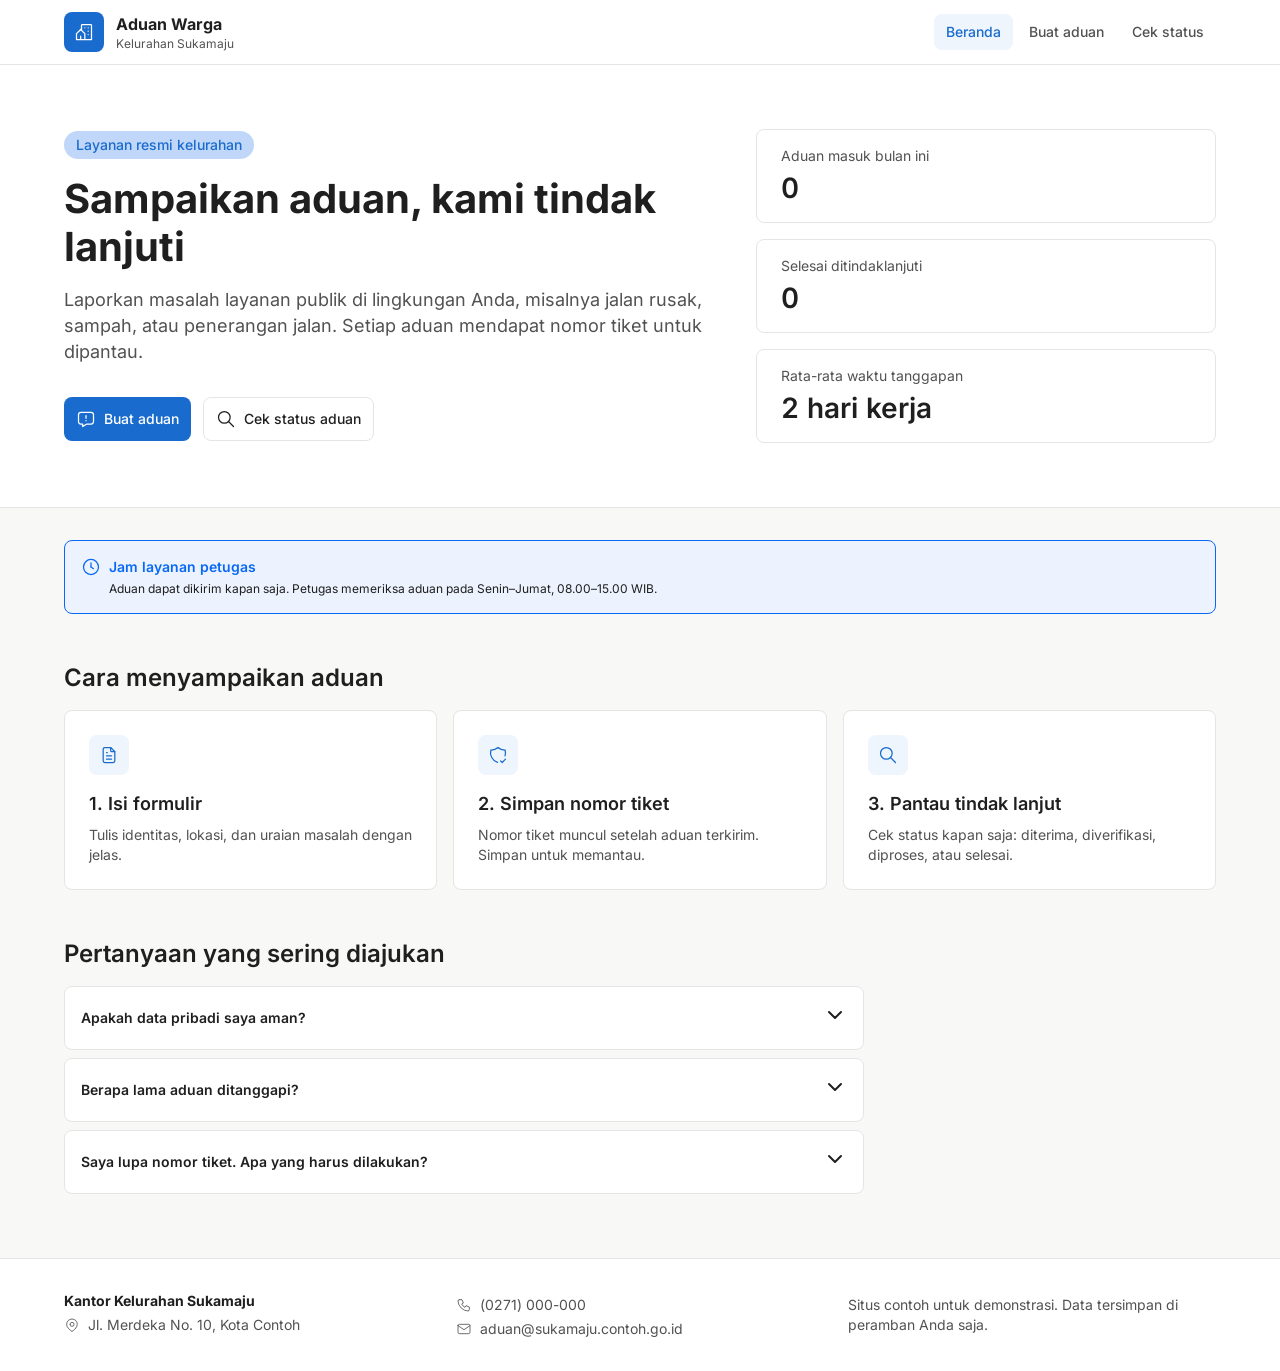
<file: index.html>
<!doctype html>
<html lang="id" data-brand="inagov" data-theme="light">
<head>
<meta charset="utf-8">
<link rel="icon" href="favicon.svg" type="image/svg+xml">
<meta name="viewport" content="width=device-width,initial-scale=1">
<title>Layanan Aduan Warga · Kelurahan Sukamaju</title>
<meta name="description" content="Sampaikan aduan layanan publik di Kelurahan Sukamaju dan pantau tindak lanjutnya.">
<link rel="stylesheet" href="idds/fonts/inter.css">
<link rel="stylesheet" href="idds/idds.css">
<link rel="stylesheet" href="app.css">
</head>
<body>
<a class="skip" href="#konten">Lewati ke konten</a>

<header class="topbar">
  <div class="wrap topbar__in">
    <a class="logo" href="#beranda" aria-label="Layanan Aduan Warga, ke beranda">
      <span class="logo__mark" aria-hidden="true"><svg class="ic" width="20" height="20" viewBox="0 0 24 24" fill="none" stroke="currentColor" stroke-width="1.5" stroke-linecap="round" stroke-linejoin="round" aria-hidden="true" focusable="false"><path d="M8 9l5 5v7h-5v-4m0 4h-5v-7l5 -5m1 1v-6a1 1 0 0 1 1 -1h10a1 1 0 0 1 1 1v17h-8" /> <path d="M13 7l0 .01" /> <path d="M17 7l0 .01" /> <path d="M17 11l0 .01" /> <path d="M17 15l0 .01" /></svg></span>
      <span><b>Aduan Warga</b><small>Kelurahan Sukamaju</small></span>
    </a>
    <nav aria-label="Navigasi utama" class="nav">
      <a href="#beranda" data-nav="beranda">Beranda</a>
      <a href="#buat" data-nav="buat">Buat aduan</a>
      <a href="#status" data-nav="status">Cek status</a>
    </nav>
  </div>
</header>

<main id="konten" tabindex="-1">

<!-- ============ BERANDA ============ -->
<section data-view="beranda" aria-labelledby="judul-beranda">
  <div class="hero">
    <div class="wrap hero__in">
      <div class="hero__text">
        <span class="ina-badge ina-badge--soft ina-badge--brand ina-badge--md ina-badge--rounded-full">Layanan resmi kelurahan</span>
        <h1 id="judul-beranda">Sampaikan aduan, kami tindak lanjuti</h1>
        <p>Laporkan masalah layanan publik di lingkungan Anda, misalnya jalan rusak, sampah, atau penerangan jalan. Setiap aduan mendapat nomor tiket untuk dipantau.</p>
        <div class="actions">
          <a class="ina-button ina-button--primary ina-button--lg" href="#buat"><svg class="ic" width="20" height="20" viewBox="0 0 24 24" fill="none" stroke="currentColor" stroke-width="1.5" stroke-linecap="round" stroke-linejoin="round" aria-hidden="true" focusable="false"><path d="M18 4a3 3 0 0 1 3 3v8a3 3 0 0 1 -3 3h-5l-5 3v-3h-2a3 3 0 0 1 -3 -3v-8a3 3 0 0 1 3 -3h12" /> <path d="M12 8v3" /> <path d="M12 14v.01" /></svg> Buat aduan</a>
          <a class="ina-button ina-button--secondary ina-button--lg" href="#status"><svg class="ic" width="20" height="20" viewBox="0 0 24 24" fill="none" stroke="currentColor" stroke-width="1.5" stroke-linecap="round" stroke-linejoin="round" aria-hidden="true" focusable="false"><path d="M3 10a7 7 0 1 0 14 0a7 7 0 1 0 -14 0" /> <path d="M21 21l-6 -6" /></svg> Cek status aduan</a>
        </div>
      </div>
      <dl class="hero__stats" aria-label="Ringkasan layanan bulan ini">
        <div class="ina-card stat"><dt>Aduan masuk bulan ini</dt><dd id="st-total">0</dd></div>
        <div class="ina-card stat"><dt>Selesai ditindaklanjuti</dt><dd id="st-selesai">0</dd></div>
        <div class="ina-card stat"><dt>Rata-rata waktu tanggapan</dt><dd>2 hari kerja</dd></div>
      </dl>
    </div>
  </div>

  <div class="wrap">
    <div class="ina-alert ina-alert--info" role="status">
      <div class="ina-alert__icon"><svg class="ic" width="20" height="20" viewBox="0 0 24 24" fill="none" stroke="currentColor" stroke-width="1.5" stroke-linecap="round" stroke-linejoin="round" aria-hidden="true" focusable="false"><path d="M3 12a9 9 0 1 0 18 0a9 9 0 1 0 -18 0" /> <path d="M12 12l3 2" /> <path d="M12 7v5" /></svg></div>
      <div class="ina-alert__content"><div class="ina-alert__text-section">
        <div class="ina-alert__title">Jam layanan petugas</div>
        <div class="ina-alert__description">Aduan dapat dikirim kapan saja. Petugas memeriksa aduan pada Senin–Jumat, 08.00–15.00 WIB.</div>
      </div></div>
    </div>

    <h2 class="sec">Cara menyampaikan aduan</h2>
    <ol class="steps">
      <li class="ina-card step"><span class="step__ic" aria-hidden="true"><svg class="ic" width="20" height="20" viewBox="0 0 24 24" fill="none" stroke="currentColor" stroke-width="1.5" stroke-linecap="round" stroke-linejoin="round" aria-hidden="true" focusable="false"><path d="M14 3v4a1 1 0 0 0 1 1h4" /> <path d="M17 21h-10a2 2 0 0 1 -2 -2v-14a2 2 0 0 1 2 -2h7l5 5v11a2 2 0 0 1 -2 2" /> <path d="M9 9l1 0" /> <path d="M9 13l6 0" /> <path d="M9 17l6 0" /></svg></span><h3>1. Isi formulir</h3><p>Tulis identitas, lokasi, dan uraian masalah dengan jelas.</p></li>
      <li class="ina-card step"><span class="step__ic" aria-hidden="true"><svg class="ic" width="20" height="20" viewBox="0 0 24 24" fill="none" stroke="currentColor" stroke-width="1.5" stroke-linecap="round" stroke-linejoin="round" aria-hidden="true" focusable="false"><path d="M11.46 20.846a12 12 0 0 1 -7.96 -14.846a12 12 0 0 0 8.5 -3a12 12 0 0 0 8.5 3a12 12 0 0 1 -.09 7.06" /> <path d="M15 19l2 2l4 -4" /></svg></span><h3>2. Simpan nomor tiket</h3><p>Nomor tiket muncul setelah aduan terkirim. Simpan untuk memantau.</p></li>
      <li class="ina-card step"><span class="step__ic" aria-hidden="true"><svg class="ic" width="20" height="20" viewBox="0 0 24 24" fill="none" stroke="currentColor" stroke-width="1.5" stroke-linecap="round" stroke-linejoin="round" aria-hidden="true" focusable="false"><path d="M3 10a7 7 0 1 0 14 0a7 7 0 1 0 -14 0" /> <path d="M21 21l-6 -6" /></svg></span><h3>3. Pantau tindak lanjut</h3><p>Cek status kapan saja: diterima, diverifikasi, diproses, atau selesai.</p></li>
    </ol>

    <h2 class="sec">Pertanyaan yang sering diajukan</h2>
    <div class="faq">
      <div class="ina-accordion">
        <button type="button" class="ina-accordion__toggle" aria-expanded="false" aria-controls="faq-1" id="faq-h1">
          <div class="ina-accordion__title">Apakah data pribadi saya aman?</div>
          <div class="ina-accordion__toggler"><svg class="ina-accordion__icon" width="24" height="24" viewBox="0 0 24 24" fill="none" aria-hidden="true"><path d="M6 9L12 15L18 9" stroke="currentColor" stroke-width="2" stroke-linecap="round" stroke-linejoin="round"/></svg></div>
        </button>
        <div id="faq-1" class="ina-accordion__content" aria-labelledby="faq-h1"><div class="ina-accordion__body">
          <p>Ya. NIK dan nomor telepon hanya dipakai petugas untuk verifikasi dan menghubungi Anda. Data tidak ditampilkan kepada publik.</p>
        </div></div>
      </div>
      <div class="ina-accordion">
        <button type="button" class="ina-accordion__toggle" aria-expanded="false" aria-controls="faq-2" id="faq-h2">
          <div class="ina-accordion__title">Berapa lama aduan ditanggapi?</div>
          <div class="ina-accordion__toggler"><svg class="ina-accordion__icon" width="24" height="24" viewBox="0 0 24 24" fill="none" aria-hidden="true"><path d="M6 9L12 15L18 9" stroke="currentColor" stroke-width="2" stroke-linecap="round" stroke-linejoin="round"/></svg></div>
        </button>
        <div id="faq-2" class="ina-accordion__content" aria-labelledby="faq-h2"><div class="ina-accordion__body">
          <p>Aduan diverifikasi paling lambat 2 hari kerja. Waktu penyelesaian bergantung pada jenis masalah dan instansi yang menangani.</p>
        </div></div>
      </div>
      <div class="ina-accordion">
        <button type="button" class="ina-accordion__toggle" aria-expanded="false" aria-controls="faq-3" id="faq-h3">
          <div class="ina-accordion__title">Saya lupa nomor tiket. Apa yang harus dilakukan?</div>
          <div class="ina-accordion__toggler"><svg class="ina-accordion__icon" width="24" height="24" viewBox="0 0 24 24" fill="none" aria-hidden="true"><path d="M6 9L12 15L18 9" stroke="currentColor" stroke-width="2" stroke-linecap="round" stroke-linejoin="round"/></svg></div>
        </button>
        <div id="faq-3" class="ina-accordion__content" aria-labelledby="faq-h3"><div class="ina-accordion__body">
          <p>Datang ke kantor kelurahan dengan membawa KTP, atau hubungi layanan pengaduan di (0271) 000-000 pada jam kerja.</p>
        </div></div>
      </div>
    </div>
  </div>
</section>

<!-- ============ BUAT ADUAN ============ -->
<section data-view="buat" hidden aria-labelledby="judul-buat">
  <div class="wrap narrow">
    <nav class="ina-breadcrumb" aria-label="Breadcrumb"><ol class="ina-breadcrumb__list">
      <li class="ina-breadcrumb__item"><a href="#beranda" class="ina-breadcrumb__link"><span class="ina-breadcrumb__text">Beranda</span></a><span class="ina-breadcrumb__separator" aria-hidden="true"><svg width="14" height="14" viewBox="0 0 24 24" fill="none" aria-hidden="true"><path d="M9 6l6 6-6 6" stroke="currentColor" stroke-width="2" stroke-linecap="round" stroke-linejoin="round"/></svg></span></li>
      <li class="ina-breadcrumb__item"><span class="ina-breadcrumb__link ina-breadcrumb__link--active" aria-current="page"><span class="ina-breadcrumb__text">Buat aduan</span></span></li>
    </ol></nav>
    <h1 id="judul-buat" class="ptitle">Buat Aduan</h1>
    <p class="plead">Lengkapi kolom bertanda <span aria-hidden="true">*</span><span class="sr">bintang</span> sesuai keadaan sebenarnya.</p>

    <div id="form-error" class="ina-alert ina-alert--critical" role="alert" hidden tabindex="-1">
      <div class="ina-alert__content"><div class="ina-alert__text-section">
        <div class="ina-alert__title">Aduan belum bisa dikirim</div>
        <div class="ina-alert__description">Periksa kembali kolom yang ditandai merah di bawah.</div>
      </div></div>
    </div>

    <form id="form-aduan" class="ina-card formcard" novalidate>
      <fieldset class="group"><legend>Identitas pelapor</legend>
        <div class="ina-text-field" data-f="nama"><label class="ina-text-field__label" for="nama">Nama lengkap<span aria-hidden="true"> *</span></label><div class="ina-text-field__wrapper ina-text-field__wrapper--size-md"><input type="text" id="nama" name="nama" class="ina-text-field__input" placeholder="Sesuai KTP" autocomplete="name" aria-describedby="nama-msg" required aria-required="true"></div><div class="ina-text-field__bottom-area"><div id="nama-msg" class="ina-text-field__helper-text" hidden></div></div></div>
        <div class="ina-text-field" data-f="nik"><label class="ina-text-field__label" for="nik">NIK<span aria-hidden="true"> *</span></label><div class="ina-text-field__wrapper ina-text-field__wrapper--size-md"><input type="text" id="nik" name="nik" class="ina-text-field__input" placeholder="16 digit angka" autocomplete="off" aria-describedby="nik-msg" required aria-required="true" inputmode="numeric" maxlength="16"></div><div class="ina-text-field__bottom-area"><div id="nik-msg" class="ina-text-field__helper-text" hidden></div></div></div>
        <div class="ina-text-field" data-f="telp"><label class="ina-text-field__label" for="telp">Nomor ponsel<span aria-hidden="true"> *</span></label><div class="ina-text-field__wrapper ina-text-field__wrapper--size-md"><input type="tel" id="telp" name="telp" class="ina-text-field__input" placeholder="Contoh: 081234567890" autocomplete="tel" aria-describedby="telp-msg" required aria-required="true" inputmode="tel" maxlength="15"></div><div class="ina-text-field__bottom-area"><div id="telp-msg" class="ina-text-field__helper-text" hidden></div></div></div>
      </fieldset>

      <fieldset class="group"><legend>Detail aduan</legend>
        <fieldset class="ina-radio-input ina-radio-input--size-md ina-radio-input--orientation-vertical" id="kategori" aria-describedby="kategori-msg">
          <div class="ina-radio-input__group">
            <p class="ina-radio-input__main-label">Kategori<span aria-hidden="true"> *</span></p>
            <div class="ina-radio-input__option"><input type="radio" id="kat-jalan" name="kategori" value="Jalan dan saluran air" class="ina-radio-input__field"><label for="kat-jalan" class="ina-radio-input__option-label">Jalan dan saluran air</label></div>
            <div class="ina-radio-input__option"><input type="radio" id="kat-sampah" name="kategori" value="Kebersihan dan sampah" class="ina-radio-input__field"><label for="kat-sampah" class="ina-radio-input__option-label">Kebersihan dan sampah</label></div>
            <div class="ina-radio-input__option"><input type="radio" id="kat-pju" name="kategori" value="Penerangan jalan umum" class="ina-radio-input__field"><label for="kat-pju" class="ina-radio-input__option-label">Penerangan jalan umum</label></div>
            <div class="ina-radio-input__option"><input type="radio" id="kat-adminduk" name="kategori" value="Administrasi kependudukan" class="ina-radio-input__field"><label for="kat-adminduk" class="ina-radio-input__option-label">Administrasi kependudukan</label></div>
            <div class="ina-radio-input__option"><input type="radio" id="kat-lain" name="kategori" value="Lainnya" class="ina-radio-input__field"><label for="kat-lain" class="ina-radio-input__option-label">Lainnya</label></div>
          </div>
          <div class="ina-text-field__bottom-area"><div id="kategori-msg" class="ina-text-field__helper-text" hidden></div></div>
        </fieldset>
        <div class="ina-text-field" data-f="lokasi"><label class="ina-text-field__label" for="lokasi">Lokasi kejadian<span aria-hidden="true"> *</span></label><div class="ina-text-field__wrapper ina-text-field__wrapper--size-md"><input type="text" id="lokasi" name="lokasi" class="ina-text-field__input" placeholder="Contoh: Jl. Melati RT 03/RW 05, depan masjid" autocomplete="street-address" aria-describedby="lokasi-msg" required aria-required="true"></div><div class="ina-text-field__bottom-area"><div id="lokasi-msg" class="ina-text-field__helper-text" hidden></div></div></div>
        <div class="ina-text-area" data-f="uraian">
          <label class="ina-text-area__label" for="uraian">Uraian masalah<span aria-hidden="true"> *</span></label>
          <div class="ina-text-area__wrapper ina-text-area__wrapper--status-neutral">
            <textarea id="uraian" name="uraian" class="ina-text-area__input" rows="5" maxlength="500" required aria-describedby="uraian-msg uraian-count" placeholder="Jelaskan apa yang terjadi, sejak kapan, dan dampaknya."></textarea>
          </div>
          <div class="ina-text-field__bottom-area row-between">
            <div id="uraian-msg" class="ina-text-field__helper-text">Minimal 20 karakter.</div>
            <div id="uraian-count" class="ina-text-area__char-count" aria-live="polite">0/500</div>
          </div>
        </div>
      </fieldset>

      <label class="ina-checkbox" id="setuju-wrap">
        <input type="checkbox" id="setuju" name="setuju" class="ina-checkbox__input peer" aria-describedby="setuju-msg">
        <div class="ina-checkbox__box ina-checkbox__box--unchecked"></div>
        <div class="ina-checkbox__content"><span class="ina-checkbox__label">Saya menyatakan data yang saya isi benar dan dapat dipertanggungjawabkan.</span></div>
      </label>
      <div id="setuju-msg" class="ina-text-field__helper-text ina-text-field__helper-text--error" hidden>Centang pernyataan ini untuk melanjutkan.</div>

      <div class="formactions">
        <a class="ina-button ina-button--secondary ina-button--md" href="#beranda">Batal</a>
        <button class="ina-button ina-button--primary ina-button--md" type="submit">Kirim aduan</button>
      </div>
    </form>
  </div>
</section>

<!-- ============ BERHASIL ============ -->
<section data-view="berhasil" hidden aria-labelledby="judul-berhasil">
  <div class="wrap narrow">
    <div class="ina-card done">
      <span class="done__ic" aria-hidden="true"><svg class="ic" width="20" height="20" viewBox="0 0 24 24" fill="none" stroke="currentColor" stroke-width="1.5" stroke-linecap="round" stroke-linejoin="round" aria-hidden="true" focusable="false"><path d="M5 12l5 5l10 -10" /></svg></span>
      <h1 id="judul-berhasil" class="ptitle">Aduan Anda sudah diterima</h1>
      <p>Simpan nomor tiket berikut untuk memantau tindak lanjut.</p>
      <p class="ticket" id="tiket-baru" aria-live="polite">—</p>
      <div class="actions center">
        <a class="ina-button ina-button--primary ina-button--md" id="lihat-status" href="#status">Lihat status aduan</a>
        <a class="ina-button ina-button--secondary ina-button--md" href="#beranda">Kembali ke beranda</a>
      </div>
    </div>
  </div>
</section>

<!-- ============ CEK STATUS ============ -->
<section data-view="status" hidden aria-labelledby="judul-status">
  <div class="wrap">
    <nav class="ina-breadcrumb" aria-label="Breadcrumb"><ol class="ina-breadcrumb__list">
      <li class="ina-breadcrumb__item"><a href="#beranda" class="ina-breadcrumb__link"><span class="ina-breadcrumb__text">Beranda</span></a><span class="ina-breadcrumb__separator" aria-hidden="true"><svg width="14" height="14" viewBox="0 0 24 24" fill="none" aria-hidden="true"><path d="M9 6l6 6-6 6" stroke="currentColor" stroke-width="2" stroke-linecap="round" stroke-linejoin="round"/></svg></span></li>
      <li class="ina-breadcrumb__item"><span class="ina-breadcrumb__link ina-breadcrumb__link--active" aria-current="page"><span class="ina-breadcrumb__text">Cek status</span></span></li>
    </ol></nav>
    <h1 id="judul-status" class="ptitle">Cek Status Aduan</h1>
    <p class="plead">Masukkan nomor tiket yang Anda terima setelah mengirim aduan. Contoh: <a href="#status?t=ADU-20261028-0001" id="contoh-tiket">ADU-20261028-0001</a></p>

    <form id="form-cek" class="cek" role="search" novalidate>
      <div class="ina-text-field" data-f="tiket">
        <label class="ina-text-field__label" for="tiket">Nomor tiket</label>
        <div class="ina-text-field__wrapper ina-text-field__wrapper--size-md">
          <div class="ina-text-field__prefix-icon"><svg class="ic" width="16" height="16" viewBox="0 0 24 24" fill="none" stroke="currentColor" stroke-width="1.25" stroke-linecap="round" stroke-linejoin="round" aria-hidden="true" focusable="false"><path d="M3 10a7 7 0 1 0 14 0a7 7 0 1 0 -14 0" /> <path d="M21 21l-6 -6" /></svg></div>
          <input id="tiket" name="tiket" class="ina-text-field__input" placeholder="ADU-YYYYMMDD-NNNN" autocomplete="off" aria-describedby="tiket-msg">
        </div>
        <div class="ina-text-field__bottom-area"><div id="tiket-msg" class="ina-text-field__helper-text" hidden></div></div>
      </div>
      <button class="ina-button ina-button--primary ina-button--md" type="submit">Cek status</button>
    </form>

    <div id="hasil" hidden>
      <div class="ina-card detail">
        <div class="detail__head">
          <div><p class="muted small">Nomor tiket</p><p class="ticket sm" id="d-tiket"></p></div>
          <span id="d-badge"></span>
        </div>
        <div id="d-stepper" class="stepwrap"></div>
        <dl class="kv">
          <div><dt>Kategori</dt><dd id="d-kat"></dd></div>
          <div><dt>Lokasi</dt><dd id="d-lok"></dd></div>
          <div><dt>Dikirim</dt><dd id="d-tgl"></dd></div>
          <div class="full"><dt>Uraian</dt><dd id="d-ura"></dd></div>
        </dl>
      </div>
      <h2 class="sec">Riwayat tindak lanjut</h2>
      <div class="ina-table" data-initialized="true">
        <table class="ina-table__container">
          <caption class="sr">Riwayat tindak lanjut aduan</caption>
          <thead class="ina-table__header"><tr><th class="ina-table__header-cell" scope="col">Waktu</th><th class="ina-table__header-cell" scope="col">Status</th><th class="ina-table__header-cell" scope="col">Keterangan</th><th class="ina-table__header-cell" scope="col">Petugas</th></tr></thead>
          <tbody class="ina-table__body" id="d-riwayat"></tbody>
        </table>
      </div>
    </div>
  </div>
</section>

</main>

<footer class="foot">
  <div class="wrap foot__in">
    <div><b>Kantor Kelurahan Sukamaju</b><p><svg class="ic" width="16" height="16" viewBox="0 0 24 24" fill="none" stroke="currentColor" stroke-width="1.25" stroke-linecap="round" stroke-linejoin="round" aria-hidden="true" focusable="false"><path d="M9 11a3 3 0 1 0 6 0a3 3 0 0 0 -6 0" /> <path d="M17.657 16.657l-4.243 4.243a2 2 0 0 1 -2.827 0l-4.244 -4.243a8 8 0 1 1 11.314 0" /></svg> Jl. Merdeka No. 10, Kota Contoh</p></div>
    <div><p><svg class="ic" width="16" height="16" viewBox="0 0 24 24" fill="none" stroke="currentColor" stroke-width="1.25" stroke-linecap="round" stroke-linejoin="round" aria-hidden="true" focusable="false"><path d="M5 4h4l2 5l-2.5 1.5a11 11 0 0 0 5 5l1.5 -2.5l5 2v4a2 2 0 0 1 -2 2a16 16 0 0 1 -15 -15a2 2 0 0 1 2 -2" /></svg> (0271) 000-000</p><p><svg class="ic" width="16" height="16" viewBox="0 0 24 24" fill="none" stroke="currentColor" stroke-width="1.25" stroke-linecap="round" stroke-linejoin="round" aria-hidden="true" focusable="false"><path d="M3 7a2 2 0 0 1 2 -2h14a2 2 0 0 1 2 2v10a2 2 0 0 1 -2 2h-14a2 2 0 0 1 -2 -2v-10" /> <path d="M3 7l9 6l9 -6" /></svg> aduan@sukamaju.contoh.go.id</p></div>
    <p class="muted small">Situs contoh untuk demonstrasi. Data tersimpan di peramban Anda saja.</p>
  </div>
</footer>

<script src="idds/idds.js"></script>
<script src="app.js"></script>
</body>
</html>
</file>
<file: idds/fonts/inter.css>
@font-face{font-family:"Inter";font-style:normal;font-weight:100 900;font-display:swap;src:url(inter-latin-wght-normal.woff2) format("woff2")}
</file>
<file: idds/idds.css>
:root{--ina-neutral-25:#fff;--ina-neutral-50:#f8f8f7;--ina-neutral-100:#f2f2f2;--ina-neutral-200:#e5e5e5;--ina-neutral-300:#d4d4d4;--ina-neutral-400:#a3a3a3;--ina-neutral-500:#737373;--ina-neutral-600:#525252;--ina-neutral-700:#404040;--ina-neutral-800:#1f1f1f;--ina-neutral-900:#141414;--ina-neutral-1000:#050505;--ina-primary-25:#fff;--ina-primary-50:#f8f8f7;--ina-primary-100:#f5f5f5;--ina-primary-200:#e5e5e5;--ina-primary-300:#d4d4d4;--ina-primary-400:#a3a3a3;--ina-primary-500:#737373;--ina-primary-600:#525252;--ina-primary-700:#404040;--ina-primary-800:#1f1f1f;--ina-primary-900:#141414;--ina-primary-primary:#141414;--ina-secondary-25:#f2f9fd;--ina-secondary-50:#e3f0fb;--ina-secondary-100:#c1e3f6;--ina-secondary-200:#8accef;--ina-secondary-300:#4cb2e4;--ina-secondary-400:#269dd8;--ina-secondary-500:#177ab2;--ina-secondary-600:#146190;--ina-secondary-700:#145378;--ina-secondary-800:#164564;--ina-secondary-900:#0f2d42;--ina-blue-50:#fafcff;--ina-blue-100:#ecf3fe;--ina-blue-200:#dceafe;--ina-blue-300:#84b4fb;--ina-blue-400:#4d93fc;--ina-blue-500:#0968f6;--ina-blue-600:#0049b8;--ina-blue-700:#002a69;--ina-blue-800:#0e192a;--ina-blue-900:#070e17;--ina-cyan-50:#fafeff;--ina-cyan-100:#ebfaff;--ina-cyan-200:#d2f3fe;--ina-cyan-300:#83defc;--ina-cyan-400:#51d0fb;--ina-cyan-500:#09bbf6;--ina-cyan-600:#008bb9;--ina-cyan-700:#00506b;--ina-cyan-800:#0a3442;--ina-cyan-900:#032530;--ina-teal-50:#faffff;--ina-teal-100:#effbfb;--ina-teal-200:#d7f4f6;--ina-teal-300:#8edfe5;--ina-teal-400:#44ccd5;--ina-teal-500:#1bbfca;--ina-teal-600:#006f93;--ina-teal-700:#07465a;--ina-teal-800:#04252f;--ina-teal-900:#02161d;--ina-green-50:#fafffa;--ina-green-100:#edfded;--ina-green-200:#e0fae0;--ina-green-300:#a6f0a5;--ina-green-400:#4ce160;--ina-green-500:#3cc14e;--ina-green-600:#288034;--ina-green-700:#1b561a;--ina-green-800:#0c310d;--ina-green-900:#021d06;--ina-lime-50:#fdfffa;--ina-lime-100:#f8fded;--ina-lime-200:#f2fcdf;--ina-lime-300:#ddf6aa;--ina-lime-400:#bbed56;--ina-lime-500:#90c821;--ina-lime-600:#5b7d17;--ina-lime-700:#3b5110;--ina-lime-800:#202d06;--ina-lime-900:#141d02;--ina-yellow-50:#fffefa;--ina-yellow-100:#fff9eb;--ina-yellow-200:#fff8d5;--ina-yellow-300:#ffe58a;--ina-yellow-400:#ffcc14;--ina-yellow-500:#eebb04;--ina-yellow-600:#855f00;--ina-yellow-700:#553b06;--ina-yellow-800:#312102;--ina-yellow-900:#1c1402;--ina-orange-50:#fffcfa;--ina-orange-100:#fff5eb;--ina-orange-200:#ffead3;--ina-orange-300:#ffc382;--ina-orange-400:#ff8806;--ina-orange-500:#ec7303;--ina-orange-600:#c15100;--ina-orange-700:#562501;--ina-orange-800:#2f1604;--ina-orange-900:#170b02;--ina-coral-50:#fffbfa;--ina-coral-100:#ffefeb;--ina-coral-200:#ffe1d7;--ina-coral-300:#ffa78a;--ina-coral-400:#ff6a38;--ina-coral-500:#f3511b;--ina-coral-600:#d03706;--ina-coral-700:#5e1d08;--ina-coral-800:#2f0e04;--ina-coral-900:#1d0802;--ina-red-50:snow;--ina-red-100:#fdeded;--ina-red-200:#ffe0e0;--ina-red-300:#ffa0a0;--ina-red-400:#ff5c5c;--ina-red-500:#f02d2d;--ina-red-600:#d50b0b;--ina-red-700:#570303;--ina-red-800:#2a0303;--ina-red-900:#1d0202;--ina-pink-50:#fff5fa;--ina-pink-100:#fdedf5;--ina-pink-200:#fcdcec;--ina-pink-300:#f79cc8;--ina-pink-400:#f155a0;--ina-pink-500:#e9358b;--ina-pink-600:#a51359;--ina-pink-700:#4b112d;--ina-pink-800:#36061d;--ina-pink-900:#1d020f;--ina-magenta-50:#fefaff;--ina-magenta-100:#fbebff;--ina-magenta-200:#f5d2fe;--ina-magenta-300:#e483fc;--ina-magenta-400:#d951fb;--ina-magenta-500:#c709f6;--ina-magenta-600:#9400b9;--ina-magenta-700:#56006b;--ina-magenta-800:#370a42;--ina-magenta-900:#270330;--ina-violet-50:#fbfaff;--ina-violet-100:#f7f6fe;--ina-violet-200:#e2ddfd;--ina-violet-300:#ad9efa;--ina-violet-400:#8770ff;--ina-violet-500:#583aee;--ina-violet-600:#3b1fc6;--ina-violet-700:#271a68;--ina-violet-800:#140f2e;--ina-violet-900:#06021d;--ina-purple-50:#fdfaff;--ina-purple-100:#f7ebff;--ina-purple-200:#ecd2fe;--ina-purple-300:#cc83fc;--ina-purple-400:#b751fb;--ina-purple-500:#9709f6;--ina-purple-600:#6f00b9;--ina-purple-700:#40006b;--ina-purple-800:#2c0a42;--ina-purple-900:#1e0330;--ina-lilac-50:#fdfaff;--ina-lilac-100:#faf5fe;--ina-lilac-200:#efddfd;--ina-lilac-300:#cc9ef0;--ina-lilac-400:#b56bf0;--ina-lilac-500:#8935cb;--ina-lilac-600:#631f99;--ina-lilac-700:#3e135f;--ina-lilac-800:#1c042f;--ina-lilac-900:#11021d;--ina-indigo-50:#fafdff;--ina-indigo-100:#ebf7ff;--ina-indigo-200:#d3effe;--ina-indigo-300:#80d0fd;--ina-indigo-400:#0aa7ff;--ina-indigo-500:#0099f0;--ina-indigo-600:#0364ab;--ina-indigo-700:#003c66;--ina-indigo-800:#01243d;--ina-indigo-900:#02121d;--ina-overlay:#1f1f1f7a;--ina-font-3xs:0.5rem;--ina-font-2xs:0.625rem;--ina-font-xs:0.75rem;--ina-font-sm:0.875rem;--ina-font-base:1rem;--ina-font-lg:1.125rem;--ina-font-xl:1.25rem;--ina-font-2xl:1.5rem;--ina-font-3xl:1.875rem;--ina-font-4xl:2.25rem;--ina-line-height-xs:1rem;--ina-line-height-sm:1.25rem;--ina-line-height-base:1.5rem;--ina-line-height-lg:1.75rem;--ina-line-height-xl:2rem;--ina-font-thin:100;--ina-font-extralight:200;--ina-font-light:300;--ina-font-normal:400;--ina-font-medium:500;--ina-font-semibold:600;--ina-font-bold:700;--ina-font-extrabold:800;--ina-font-black:900;--ina-spacing-0:0rem;--ina-spacing-0-5:0.125rem;--ina-spacing-1:0.25rem;--ina-spacing-1-5:0.375rem;--ina-spacing-2:0.5rem;--ina-spacing-2-5:0.625rem;--ina-spacing-3:0.75rem;--ina-spacing-3-5:0.875rem;--ina-spacing-4:1rem;--ina-spacing-4-5:1.125rem;--ina-spacing-5:1.25rem;--ina-spacing-5-5:1.375rem;--ina-spacing-6:1.5rem;--ina-spacing-6-5:1.625rem;--ina-spacing-7:1.75rem;--ina-spacing-7-5:1.875rem;--ina-spacing-8:2rem;--ina-spacing-8-5:2.125rem;--ina-spacing-9:2.25rem;--ina-spacing-9-5:2.375rem;--ina-spacing-10:2.5rem;--ina-spacing-10-5:2.625rem;--ina-spacing-11:2.75rem;--ina-spacing-11-5:2.875rem;--ina-spacing-12:3rem;--ina-spacing-12-5:3.125rem;--ina-spacing-13:3.25rem;--ina-spacing-13-5:3.375rem;--ina-spacing-14:3.5rem;--ina-spacing-14-5:3.625rem;--ina-spacing-15:3.75rem;--ina-spacing-15-5:3.875rem;--ina-spacing-16:4rem;--ina-spacing-16-5:4.125rem;--ina-spacing-17:4.25rem;--ina-spacing-17-5:4.375rem;--ina-spacing-18:4.5rem;--ina-spacing-18-5:4.625rem;--ina-spacing-19:4.75rem;--ina-spacing-19-5:4.875rem;--ina-spacing-20:5rem;--ina-spacing-20-5:5.125rem;--ina-spacing-21:5.25rem;--ina-spacing-21-5:5.375rem;--ina-spacing-22:5.5rem;--ina-spacing-22-5:5.625rem;--ina-spacing-23:5.75rem;--ina-spacing-23-5:5.875rem;--ina-spacing-24:6rem;--ina-radius-sm:0.125rem;--ina-radius-base:0.25rem;--ina-radius-md:0.375rem;--ina-radius-lg:0.5rem;--ina-radius-xl:0.75rem;--ina-radius-2xl:1rem;--ina-radius-full:9999px;--ina-shadow-color:0,0,0;--ina-shadow-sm:0 1px 2px 0 rgba(var(--ina-shadow-color),0.05);--ina-shadow-base:0 1px 3px 0 rgba(var(--ina-shadow-color),0.1),0 1px 2px -1px rgba(var(--ina-shadow-color),0.1);--ina-shadow-md:0 4px 6px -1px rgba(var(--ina-shadow-color),0.1),0 2px 4px -2px rgba(var(--ina-shadow-color),0.1);--ina-shadow-lg:0 10px 15px -3px rgba(var(--ina-shadow-color),0.1),0 4px 6px -4px rgba(var(--ina-shadow-color),0.1);--ina-shadow-xl:0 20px 25px -5px rgba(var(--ina-shadow-color),0.1),0 8px 10px -6px rgba(var(--ina-shadow-color),0.1);--ina-transition-fast:150ms ease-in-out;--ina-transition-base:200ms ease-in-out;--ina-transition-slow:300ms ease-in-out;--ina-breakpoint-sm:640px;--ina-breakpoint-md:768px;--ina-breakpoint-lg:1024px;--ina-breakpoint-xl:1280px}[data-brand=inapas]{--ina-primary-25:#fef2f2;--ina-primary-50:#f9dcdc;--ina-primary-100:#f9cdc7;--ina-primary-200:#ffa194;--ina-primary-300:#ff5f42;--ina-primary-400:#e8422d;--ina-primary-500:#cc1515;--ina-primary-600:#a00000;--ina-primary-700:#680000;--ina-primary-800:#290404;--ina-primary-900:#140202;--ina-primary-primary:#cc1515;--ina-accent-100:#f6fef9!important;--ina-accent-200:#ecfef3!important;--ina-accent-300:#d1fadf!important;--ina-accent-400:#a6f4c5!important;--ina-accent-500:#12b76a!important;--ina-accent-600:#039855!important;--ina-accent-700:#027a48!important;--ina-inapas-brand-hover:#155eef!important;--ina-inapas-neutral-hover:var(--ina-neutral-50)!important}[data-theme=dark][data-brand=inapas]{--ina-primary-primary:var(--ina-primary-400)}[data-brand=inagov]{--ina-primary-25:#f6f9ff;--ina-primary-50:#eff5fd;--ina-primary-100:#c0d7f9;--ina-primary-200:#a1c4f5;--ina-primary-300:#629cef;--ina-primary-400:#196bcd;--ina-primary-500:#0956c3;--ina-primary-600:#0a489f;--ina-primary-700:#083575;--ina-primary-800:#022a5b;--ina-primary-900:#041225;--ina-primary-primary:#196bcd;--ina-secondary-25:#fff;--ina-secondary-50:#fff;--ina-secondary-100:#fff;--ina-secondary-200:#fff5ee;--ina-secondary-300:#ffe8cc;--ina-secondary-400:#ffd2a6;--ina-secondary-500:#edb98a;--ina-secondary-600:#d39663;--ina-secondary-700:#cc1515;--ina-accent-100:#fff!important;--ina-accent-200:#fff5ee!important;--ina-accent-300:#ffe8cc!important;--ina-accent-400:#ffd2a6!important;--ina-accent-500:#edb98a!important;--ina-accent-600:#d39663!important;--ina-accent-700:#cc1515!important;--ina-brand-hover:#588cd7!important;--ina-neutral-hover:var(--ina-neutral-100)!important}[data-theme=dark][data-brand=inagov]{--ina-primary-primary:var(--ina-primary-400);--ina-neutral-hover:var(--ina-neutral-800)!important}[data-brand=inaku]{--ina-primary-25:#e8f1fc;--ina-primary-50:#d9e9f9;--ina-primary-100:#abd1ff;--ina-primary-200:#629cef;--ina-primary-300:#3a78c1;--ina-primary-400:#194472;--ina-primary-500:#06264d;--ina-primary-600:#041d35;--ina-primary-700:#020f1f;--ina-primary-800:#020b17;--ina-primary-900:#01080f;--ina-primary-primary:#06264d;--ina-accent-100:var(--ina-white)!important;--ina-accent-200:#6a7d94!important;--ina-accent-300:#06264d!important;--ina-accent-400:#051c3a!important;--ina-accent-500:#031327!important;--ina-accent-600:var(--ina-black)!important;--ina-accent-700:#6a7d94!important;--ina-inaku-brand-hover:#b81313!important;--ina-inaku-neutral-hover:var(--ina-neutral-50)!important}[data-theme=dark][data-brand=inaku]{--ina-primary-primary:var(--ina-primary-300);--ina-inaku-neutral-hover:var(--ina-neutral-800)!important}[data-brand=bgn]{--ina-primary-25:#ebf8ff;--ina-primary-50:#d3eeff;--ina-primary-100:#b1e2ff;--ina-primary-200:#7bd4ff;--ina-primary-300:#3eb8ff;--ina-primary-400:#1194ff;--ina-primary-500:#0070ff;--ina-primary-600:#0058ff;--ina-primary-700:#0048cf;--ina-primary-800:#0641a2;--ina-primary-900:#071e49;--ina-primary-primary:#0058ff;--ina-secondary-25:#fbf9f1;--ina-secondary-50:#f5f1df;--ina-secondary-100:#ebe0bd;--ina-secondary-200:#deca93;--ina-secondary-300:#d1b06c;--ina-secondary-400:#c5974a;--ina-secondary-500:#b8833e;--ina-secondary-600:#996835;--ina-secondary-700:#7b5431;--ina-secondary-800:#64462a;--ina-secondary-900:#352315;--ina-bgn-brand-primary:#005494!important;--ina-bgn-stroke-primary:#ededed!important;--ina-background-tertiary:#f5f5f5!important;--ina-sentiment-info-400:#528aff!important;--ina-sentiment-info-500:#2871ff!important;--ina-sentiment-positive-500:#12b76a!important;--ina-sentiment-warning-500:#f79009!important;--ina-accent-coral-orange:#ff7b5a!important;--ina-accent-yellow:#ffcb00!important}[data-brand=bkn]{--ina-primary-25:#fdf2f7;--ina-primary-50:#fde6f1;--ina-primary-100:#fdcde3;--ina-primary-200:#fca5cb;--ina-primary-300:#f96da7;--ina-primary-400:#f24286;--ina-primary-500:#de1d5e;--ina-primary-600:#c41249;--ina-primary-700:#a2123c;--ina-primary-800:#871436;--ina-primary-900:#53041a;--ina-primary-primary:#de1d5e;--ina-secondary-25:#f2f9fd;--ina-secondary-50:#e3f0fb;--ina-secondary-100:#c1e3f6;--ina-secondary-200:#8accef;--ina-secondary-300:#4cb2e4;--ina-secondary-400:#269dd8;--ina-secondary-500:#177ab2;--ina-secondary-600:#146190;--ina-secondary-700:#145378;--ina-secondary-800:#164564;--ina-secondary-900:#0f2d42;--ina-bkn-brand-hover:#c41249!important;--ina-bkn-neutral-hover:#fafafa!important}[data-brand=lan]{--ina-primary-25:#f3f6fc;--ina-primary-50:#e5edf9;--ina-primary-100:#c6daf1;--ina-primary-200:#94bde5;--ina-primary-300:#5b9bd5;--ina-primary-400:#3781c7;--ina-primary-500:#2663a3;--ina-primary-600:#1f4f85;--ina-primary-700:#1e446e;--ina-primary-800:#1e3a5c;--ina-primary-900:#14263d;--ina-primary-primary:#2663a3;--ina-secondary-25:#fffdeb;--ina-secondary-50:#fdf9c8;--ina-secondary-100:#fbf38c;--ina-secondary-200:#f9e650;--ina-secondary-300:#f7d628;--ina-secondary-400:#f2bd1d;--ina-secondary-500:#d69009;--ina-secondary-600:#b1670c;--ina-secondary-700:#905110;--ina-secondary-800:#764111;--ina-secondary-900:#442204;--ina-accent-red:#a40f0a;--ina-accent-green:#1cbd19;--ina-accent-blue:#0a35c0;--ina-accent-orange:#f08519;--ina-lan-brand-hover:#1f4f85!important;--ina-lan-neutral-hover:#fafafa!important}[data-brand=panrb]{--ina-primary-25:#fdf3f3;--ina-primary-50:#fce4e4;--ina-primary-100:#facecf;--ina-primary-200:#f5acad;--ina-primary-300:#ed7c7e;--ina-primary-400:#e15254;--ina-primary-500:#cd3537;--ina-primary-600:#b42b2d;--ina-primary-700:#8f2527;--ina-primary-800:#772526;--ina-primary-900:#400f10;--ina-primary-primary:#b42b2d;--ina-secondary-25:#f8f7f8;--ina-secondary-50:#f0eeee;--ina-secondary-100:#ded9da;--ina-secondary-200:#c1b8bb;--ina-secondary-300:#9f9196;--ina-secondary-400:#847379;--ina-secondary-500:#6c5d62;--ina-secondary-600:#584c50;--ina-secondary-700:#4b4144;--ina-secondary-800:#41393b;--ina-secondary-900:#231f20;--ina-accent-yellow:#f2c548}[data-theme=dark][data-brand=panrb]{--ina-primary-primary:var(--ina-primary-400)}:root,[data-theme=light]{--ina-white:var(--ina-neutral-25);--ina-base-white:var(--ina-neutral-25);--ina-black:var(--ina-neutral-900);--ina-base-black:#000;--ina-background-primary:var(--ina-neutral-25);--ina-background-secondary:var(--ina-neutral-50);--ina-background-tertiary:var(--ina-neutral-100);--ina-background-overlay:var(--ina-overlay);--ina-content-primary:var(--ina-neutral-800);--ina-content-secondary:var(--ina-neutral-600);--ina-content-tertiary:var(--ina-neutral-400);--ina-content-guide:var(--ina-blue-500);--ina-content-negative:var(--ina-red-500);--ina-content-positive:var(--ina-green-600);--ina-stroke-primary:var(--ina-neutral-200);--ina-stroke-secondary:var(--ina-neutral-400);--ina-stroke-tertiary:var(--ina-neutral-800);--ina-guide-50:var(--ina-blue-50);--ina-guide-100:var(--ina-blue-100);--ina-guide-200:var(--ina-blue-200);--ina-guide-300:var(--ina-blue-300);--ina-guide-400:var(--ina-blue-400);--ina-guide-500:var(--ina-blue-500);--ina-guide-600:var(--ina-blue-600);--ina-guide-700:var(--ina-blue-700);--ina-guide-800:var(--ina-blue-800);--ina-guide-900:var(--ina-blue-900);--ina-negative-50:var(--ina-red-50);--ina-negative-100:var(--ina-red-100);--ina-negative-200:var(--ina-red-200);--ina-negative-300:var(--ina-red-300);--ina-negative-400:var(--ina-red-400);--ina-negative-500:var(--ina-red-500);--ina-negative-600:var(--ina-red-600);--ina-negative-700:var(--ina-red-700);--ina-negative-800:var(--ina-red-800);--ina-negative-900:var(--ina-red-900);--ina-sentiment-negative-50:var(--ina-red-50);--ina-sentiment-negative-100:var(--ina-red-100);--ina-sentiment-negative-200:var(--ina-red-200);--ina-sentiment-negative-300:var(--ina-red-300);--ina-sentiment-negative-400:var(--ina-red-400);--ina-sentiment-negative-500:var(--ina-red-500);--ina-sentiment-negative-600:var(--ina-red-600);--ina-sentiment-negative-700:var(--ina-red-700);--ina-sentiment-negative-800:var(--ina-red-800);--ina-sentiment-negative-900:var(--ina-red-900);--ina-positive-50:var(--ina-green-50);--ina-positive-100:var(--ina-green-100);--ina-positive-200:var(--ina-green-200);--ina-positive-300:var(--ina-green-300);--ina-positive-400:var(--ina-green-400);--ina-positive-500:var(--ina-green-500);--ina-positive-600:var(--ina-green-600);--ina-positive-700:var(--ina-green-700);--ina-positive-800:var(--ina-green-800);--ina-positive-900:var(--ina-green-900);--ina-sentiment-positive-50:var(--ina-green-50);--ina-sentiment-positive-100:var(--ina-green-100);--ina-sentiment-positive-200:var(--ina-green-200);--ina-sentiment-positive-300:var(--ina-green-300);--ina-sentiment-positive-400:var(--ina-green-400);--ina-sentiment-positive-500:var(--ina-green-500);--ina-sentiment-positive-600:var(--ina-green-600);--ina-sentiment-positive-700:var(--ina-green-700);--ina-sentiment-positive-800:var(--ina-green-800);--ina-sentiment-positive-900:var(--ina-green-900);--ina-warning-50:var(--ina-yellow-50);--ina-warning-100:var(--ina-yellow-100);--ina-warning-200:var(--ina-yellow-200);--ina-warning-300:var(--ina-yellow-300);--ina-warning-400:var(--ina-yellow-400);--ina-warning-500:var(--ina-yellow-500);--ina-warning-600:var(--ina-yellow-600);--ina-warning-700:var(--ina-yellow-700);--ina-warning-800:var(--ina-yellow-800);--ina-warning-900:var(--ina-yellow-900);--ina-sentiment-warning-50:var(--ina-yellow-50);--ina-sentiment-warning-100:var(--ina-yellow-100);--ina-sentiment-warning-200:var(--ina-yellow-200);--ina-sentiment-warning-300:var(--ina-yellow-300);--ina-sentiment-warning-400:var(--ina-yellow-400);--ina-sentiment-warning-500:var(--ina-yellow-500);--ina-sentiment-warning-600:var(--ina-yellow-600);--ina-sentiment-warning-700:var(--ina-yellow-700);--ina-sentiment-warning-800:var(--ina-yellow-800);--ina-sentiment-warning-900:var(--ina-yellow-900)}[data-theme=dark]{--ina-white:var(--ina-neutral-900);--ina-base-white:var(--ina-neutral-25);--ina-black:var(--ina-neutral-25);--ina-base-black:#000;--ina-background-primary:var(--ina-neutral-900);--ina-background-secondary:var(--ina-neutral-800);--ina-background-tertiary:var(--ina-neutral-700);--ina-background-overlay:var(--ina-overlay);--ina-content-primary:var(--ina-neutral-25);--ina-content-secondary:var(--ina-neutral-400);--ina-content-tertiary:var(--ina-neutral-500);--ina-content-guide:var(--ina-blue-400);--ina-content-negative:var(--ina-red-400);--ina-content-positive:var(--ina-green-500);--ina-stroke-primary:var(--ina-neutral-700);--ina-stroke-secondary:var(--ina-neutral-400);--ina-stroke-tertiary:var(--ina-neutral-200);--ina-guide-50:var(--ina-blue-50);--ina-guide-100:var(--ina-blue-100);--ina-guide-200:var(--ina-blue-200);--ina-guide-300:var(--ina-blue-300);--ina-guide-400:var(--ina-blue-400);--ina-guide-500:var(--ina-blue-500);--ina-guide-600:var(--ina-blue-600);--ina-guide-700:var(--ina-blue-700);--ina-guide-800:var(--ina-blue-800);--ina-guide-900:var(--ina-blue-900);--ina-negative-50:var(--ina-red-50);--ina-negative-100:var(--ina-red-100);--ina-negative-200:var(--ina-red-200);--ina-negative-300:var(--ina-red-300);--ina-negative-400:var(--ina-red-400);--ina-negative-500:var(--ina-red-500);--ina-negative-600:var(--ina-red-600);--ina-negative-700:var(--ina-red-700);--ina-negative-800:var(--ina-red-800);--ina-negative-900:var(--ina-red-900);--ina-sentiment-negative-50:var(--ina-red-50);--ina-sentiment-negative-100:var(--ina-red-100);--ina-sentiment-negative-200:var(--ina-red-200);--ina-sentiment-negative-300:var(--ina-red-300);--ina-sentiment-negative-400:var(--ina-red-400);--ina-sentiment-negative-500:var(--ina-red-500);--ina-sentiment-negative-600:var(--ina-red-600);--ina-sentiment-negative-700:var(--ina-red-700);--ina-sentiment-negative-800:var(--ina-red-800);--ina-sentiment-negative-900:var(--ina-red-900);--ina-positive-50:var(--ina-green-50);--ina-positive-100:var(--ina-green-100);--ina-positive-200:var(--ina-green-200);--ina-positive-300:var(--ina-green-300);--ina-positive-400:var(--ina-green-400);--ina-positive-500:var(--ina-green-500);--ina-positive-600:var(--ina-green-600);--ina-positive-700:var(--ina-green-700);--ina-positive-800:var(--ina-green-800);--ina-positive-900:var(--ina-green-900);--ina-sentiment-positive-50:var(--ina-green-50);--ina-sentiment-positive-100:var(--ina-green-100);--ina-sentiment-positive-200:var(--ina-green-200);--ina-sentiment-positive-300:var(--ina-green-300);--ina-sentiment-positive-400:var(--ina-green-400);--ina-sentiment-positive-500:var(--ina-green-500);--ina-sentiment-positive-600:var(--ina-green-600);--ina-sentiment-positive-700:var(--ina-green-700);--ina-sentiment-positive-800:var(--ina-green-800);--ina-sentiment-positive-900:var(--ina-green-900);--ina-warning-50:var(--ina-yellow-50);--ina-warning-100:var(--ina-yellow-100);--ina-warning-200:var(--ina-yellow-200);--ina-warning-300:var(--ina-yellow-300);--ina-warning-400:var(--ina-yellow-400);--ina-warning-500:var(--ina-yellow-500);--ina-warning-600:var(--ina-yellow-600);--ina-warning-700:var(--ina-yellow-700);--ina-warning-800:var(--ina-yellow-800);--ina-warning-900:var(--ina-yellow-900);--ina-sentiment-warning-50:var(--ina-yellow-50);--ina-sentiment-warning-100:var(--ina-yellow-100);--ina-sentiment-warning-200:var(--ina-yellow-200);--ina-sentiment-warning-300:var(--ina-yellow-300);--ina-sentiment-warning-400:var(--ina-yellow-400);--ina-sentiment-warning-500:var(--ina-yellow-500);--ina-sentiment-warning-600:var(--ina-yellow-600);--ina-sentiment-warning-700:var(--ina-yellow-700);--ina-sentiment-warning-800:var(--ina-yellow-800);--ina-sentiment-warning-900:var(--ina-yellow-900);--ina-shadow-color:0,0,0}html:focus-within{scroll-behavior:smooth}body{font-family:Inter,-apple-system,BlinkMacSystemFont,Segoe UI,Roboto,Oxygen,Ubuntu,Cantarell,Fira Sans,Droid Sans,Helvetica Neue,sans-serif;text-rendering:optimizeSpeed;-webkit-font-smoothing:antialiased;-moz-osx-font-smoothing:grayscale}a:not([class]){-webkit-text-decoration-skip:ink;text-decoration-skip-ink:auto}button,input[type=color],input[type=date],input[type=datetime-local],input[type=email],input[type=file],input[type=month],input[type=number],input[type=password],input[type=range],input[type=search],input[type=tel],input[type=text],input[type=time],input[type=url],input[type=week],select,textarea{-webkit-appearance:none;-moz-appearance:none;appearance:none}@media (prefers-reduced-motion:reduce){html:focus-within{scroll-behavior:auto}*,:after,:before{animation-duration:.01ms!important;animation-iteration-count:1!important;scroll-behavior:auto!important;transition-duration:.01ms!important}}[type=button],[type=reset],[type=submit],button{-webkit-appearance:button;-moz-appearance:button;appearance:button}[type=button]::-moz-focus-inner,[type=reset]::-moz-focus-inner,[type=submit]::-moz-focus-inner,button::-moz-focus-inner{border-style:none;padding:0}[type=button]:-moz-focusring,[type=reset]:-moz-focusring,[type=submit]:-moz-focusring,button:-moz-focusring{outline:1px dotted ButtonText}legend{box-sizing:border-box;color:inherit;display:table;max-width:100%;padding:0;white-space:normal}progress{vertical-align:baseline}[type=checkbox],[type=radio]{box-sizing:border-box}[type=number]::-webkit-inner-spin-button,[type=number]::-webkit-outer-spin-button{height:auto}[type=search]{-webkit-appearance:textfield;-moz-appearance:textfield;appearance:textfield;outline-offset:-2px}[type=search]::-webkit-search-decoration{-webkit-appearance:none;appearance:none}::-webkit-file-upload-button{-webkit-appearance:button;appearance:button;font:inherit}sub,sup{font-size:75%;line-height:0;position:relative;vertical-align:baseline}sub{bottom:-.25em}sup{top:-.5em}code,kbd,samp{font-family:SF Mono,Monaco,Cascadia Code,Roboto Mono,Consolas,Courier New,monospace;font-size:1em}abbr[title]{border-bottom:none;text-decoration:underline;-webkit-text-decoration:underline dotted;text-decoration:underline dotted}del{text-decoration:line-through}ins{text-decoration:underline}dfn{font-style:italic}.ina-accordion{background-color:inherit;border-bottom:1px solid var(--ina-stroke-primary);position:relative}.ina-accordion__toggle{align-items:center;background:none;border:none;cursor:pointer;display:flex;font-size:var(--ina-font-sm);font-weight:var(--ina-font-semibold);justify-content:space-between;outline:none;padding:var(--ina-spacing-4) 0;position:relative;transition:var(--ina-transition-fast);width:100%;z-index:1}.ina-accordion__toggle:focus-visible:not(:disabled){background-color:var(--ina-neutral-100);border-radius:var(--ina-radius-md,8px);outline:2px solid var(--ina-primary-600,#0968f6);outline-offset:-2px}@media (min-width:1024px){.ina-accordion__toggle{font-size:var(--ina-font-base)}}.ina-accordion__title{color:var(--ina-content-primary);font-size:12px;transition:var(--ina-transition-fast)}.ina-accordion__title:hover{text-decoration:underline;text-underline-offset:4px}@media screen and (min-width:768px){.ina-accordion__title{font-size:14px}}.ina-accordion__toggler{color:var(--ina-content-primary);flex-shrink:0;transition:var(--ina-transition-fast)}.ina-accordion__toggler:hover{text-decoration:underline;text-underline-offset:4px}.ina-accordion__icon{color:var(--ina-content-primary);flex-shrink:0;height:14px;transform:rotate(0deg);transition:transform .2s ease;width:14px}.ina-accordion__icon--open{transform:rotate(180deg)}@media (min-width:640px){.ina-accordion__icon{height:16px;width:16px}}@media (min-width:768px){.ina-accordion__icon{height:18px;width:18px}}@media (min-width:1024px){.ina-accordion__icon{height:20px;width:20px}}@media (min-width:1280px){.ina-accordion__icon{height:24px;width:24px}}.ina-accordion__content{max-height:0;opacity:0;overflow:hidden;position:relative;transition:max-height .3s ease,opacity .3s ease;z-index:0}.ina-accordion__content--open{max-height:1000px;opacity:1}.ina-accordion__body{color:var(--ina-content-primary);font-size:var(--ina-font-xs);padding-bottom:var(--ina-spacing-4)}@media (min-width:1024px){.ina-accordion__body{font-size:var(--ina-font-sm)}}.ina-accordion-group{display:flex;flex-direction:column}.ina-accordion-card{border:1px solid var(--ina-stroke-primary);border-radius:var(--ina-radius-lg);overflow:hidden;padding:var(--ina-spacing-4)}.ina-accordion-card__header{align-items:center;cursor:pointer;display:flex;outline:none;transition:var(--ina-transition-fast);width:100%}.ina-accordion-card__header:focus{outline:2px solid var(--ina-guide-500);outline-offset:2px}.ina-accordion-card__icon{align-items:center;background-color:var(--ina-background-secondary);border-radius:var(--ina-radius-lg);color:var(--ina-content-secondary);display:flex;height:2rem;justify-content:center;margin-right:var(--ina-spacing-4);width:2rem}.ina-accordion-card__chevron{transform:rotate(180deg);transition:transform .2s ease}.ina-accordion-card__chevron--open{transform:rotate(0deg)}.ina-accordion-card__title{color:var(--ina-content-primary);font-size:var(--ina-font-sm);font-weight:var(--ina-font-semibold);text-align:left;width:100%}@media (min-width:640px){.ina-accordion-card__title{font-size:var(--ina-font-base)}}.ina-accordion-card__content{height:0;overflow:hidden;transition:height .5s ease}.ina-accordion-card__content-body{padding:.75rem var(--ina-spacing-4)}.ina-accordion-card__header:focus-visible{border-radius:var(--ina-radius-base);outline:2px solid var(--ina-guide-500);outline-offset:2px}.ina-accordion-card__header:hover .ina-accordion-card__icon{background-color:var(--ina-neutral-200)}.ina-accordion-card__header:hover .ina-accordion-card__title{color:var(--ina-secondary)}.ina-action-dropdown{display:inline-block;position:relative;text-align:left}.ina-action-dropdown__trigger{align-items:center;background-color:var(--ina-background-primary);border:1px solid var(--ina-stroke-primary);border-radius:var(--ina-radius-lg);color:var(--ina-content-primary);cursor:pointer;display:flex;font-size:var(--ina-font-sm);gap:var(--ina-spacing-2);justify-content:space-between;min-height:40px;outline:none;padding:var(--ina-spacing-2) var(--ina-spacing-4);transition:opacity var(--ina-transition-base);transition:all var(--ina-transition-base);width:100%}.ina-action-dropdown__trigger:hover{background-color:var(--ina-background-secondary)}.ina-action-dropdown__trigger--open,.ina-action-dropdown__trigger:focus-within{background:var(--ina-background-primary,#fff);border-color:var(--ina-stroke-tertiary,#141414);box-shadow:inset 0 0 0 2px var(--ina-background-primary,#fff),inset 0 0 0 3px var(--ina-content-primary,#1f1f1f)}.ina-action-dropdown__label{flex:1;overflow:hidden;text-align:left;text-overflow:ellipsis;white-space:nowrap}.ina-action-dropdown__icon{color:var(--ina-content-tertiary);flex-shrink:0;transition:transform var(--ina-transition-base)}.ina-action-dropdown__trigger--open .ina-action-dropdown__icon{transform:rotate(180deg)}.ina-action-dropdown__trigger--disabled{cursor:not-allowed;opacity:.6;pointer-events:none}.ina-action-dropdown .ina-action-dropdown__menu{background-color:var(--ina-background-primary);border:1px solid var(--ina-stroke-primary);border-radius:var(--ina-radius-lg);box-shadow:var(--ina-shadow-lg);margin-top:var(--ina-spacing-2,.5rem);min-height:-moz-fit-content;min-height:fit-content;min-width:100%;opacity:0;padding:var(--ina-spacing-0-5);pointer-events:none;position:absolute;transform:translateY(-.5rem);transition:opacity var(--ina-transition-duration-200) ease-out,transform var(--ina-transition-duration-200) ease-out;visibility:hidden;width:-moz-max-content;width:max-content;z-index:1000}.ina-action-dropdown__menu--visible{opacity:1;pointer-events:auto;transform:translateY(0);visibility:visible}.ina-action-dropdown__menu--width-auto{min-width:160px;width:auto}.ina-action-dropdown__menu--width-sm{min-width:120px;width:auto}.ina-action-dropdown__menu--width-md{min-width:160px;width:auto}.ina-action-dropdown__menu--width-lg{min-width:200px;width:auto}.ina-action-dropdown__menu--width-xl{min-width:240px;width:auto}.ina-action-dropdown__menu--width-full{width:100%}.ina-action-dropdown__list{background-color:inherit;list-style:none;margin:0;padding:var(--ina-spacing-1) 0}.ina-action-dropdown__item{align-items:center;background:none;border:none;color:var(--ina-content-primary);cursor:pointer;display:flex;font-size:var(--ina-font-sm);gap:var(--ina-spacing-2);margin-bottom:0!important;padding:var(--ina-spacing-2) var(--ina-spacing-4);text-align:left;transition:background-color var(--ina-transition-base);-webkit-user-select:none;-moz-user-select:none;user-select:none;width:100%}.ina-action-dropdown__item:hover{background-color:var(--ina-background-secondary)}.ina-action-dropdown__item:focus{background-color:var(--ina-primary-100);color:var(--ina-primary-600);outline:none}.ina-action-dropdown__item:active{background-color:var(--ina-background-tertiary,#f2f2f2)}.ina-action-dropdown__item--danger{color:var(--ina-negative-600)}.ina-action-dropdown__item--danger:hover{background-color:var(--ina-negative-100)}.ina-action-dropdown__item--warning{color:var(--ina-warning-600)}.ina-action-dropdown__item--warning:hover{background-color:var(--ina-warning-100)}.ina-action-dropdown__item--success{color:var(--ina-positive-600)}.ina-action-dropdown__item--success:hover{background-color:var(--ina-positive-100)}.ina-action-dropdown__item--disabled{color:var(--ina-content-tertiary);cursor:not-allowed;opacity:.5}.ina-action-dropdown__item--disabled:hover{background-color:transparent}.ina-action-dropdown__item-icon{flex-shrink:0;height:16px;width:16px}.ina-action-dropdown__item-content{flex:1;min-width:0}.ina-action-dropdown__item-description{color:var(--ina-content-secondary);font-size:var(--ina-font-xs);margin-top:var(--ina-spacing-0-5)}.ina-action-dropdown__separator{background-color:var(--ina-stroke-primary);height:1px;margin:var(--ina-spacing-1) var(--ina-spacing-4)}.ina-action-dropdown__divider{height:var(--ina-spacing-4)}.ina-action-dropdown__menu--animation-fade{transform:translateY(0);transition:opacity var(--ina-transition-duration-200) ease-out}.ina-action-dropdown__menu--animation-slide-up{transform:translateY(1rem)}.ina-action-dropdown__menu--animation-slide-down,.ina-action-dropdown__menu--animation-slide-up{transition:opacity var(--ina-transition-duration-200) ease-out,transform var(--ina-transition-duration-200) ease-out}.ina-action-dropdown__menu--animation-slide-down{transform:translateY(-1rem)}.ina-action-dropdown__menu--animation-scale{transform:scale(.95);transition:opacity var(--ina-transition-duration-200) ease-out,transform var(--ina-transition-duration-200) ease-out}.ina-action-dropdown__menu--animation-fade.ina-action-dropdown__menu--visible,.ina-action-dropdown__menu--animation-scale.ina-action-dropdown__menu--visible,.ina-action-dropdown__menu--animation-slide-down.ina-action-dropdown__menu--visible,.ina-action-dropdown__menu--animation-slide-up.ina-action-dropdown__menu--visible{transform:translateY(0) scale(1)}.ina-action-dropdown__backdrop{inset:0;position:fixed;z-index:999}.ina-action-dropdown__group{margin:var(--ina-spacing-2) 0}.ina-action-dropdown__group:first-child{margin-top:0}.ina-action-dropdown__group:last-child{margin-bottom:0}.ina-action-dropdown__group-header{color:var(--ina-content-secondary);font-size:var(--ina-font-xs);font-weight:var(--ina-font-medium);letter-spacing:.05em;padding:var(--ina-spacing-1) var(--ina-spacing-4) var(--ina-spacing-0-5);text-transform:uppercase}.ina-action-dropdown__loading{color:var(--ina-content-secondary);font-size:var(--ina-font-sm);padding:var(--ina-spacing-2) var(--ina-spacing-4);text-align:center}.ina-action-dropdown__spinner{animation:spin 1s linear infinite;border:2px solid var(--ina-primary-100);border-radius:50%;border-top-color:var(--ina-primary-500);display:inline-block;height:16px;width:16px}@media (max-width:640px){.ina-action-dropdown__menu--width-lg,.ina-action-dropdown__menu--width-xl{max-width:300px;width:calc(100vw - var(--ina-spacing-8))}}@media (max-width:768px){.ina-action-dropdown__item{font-size:var(--ina-font-base);padding:var(--ina-spacing-3) var(--ina-spacing-4)}}.ina-action-dropdown__menu--scrollable{max-height:300px;overflow-y:auto;scrollbar-color:var(--ina-content-tertiary) var(--ina-background-tertiary,#f2f2f2);scrollbar-width:thin}.ina-action-dropdown__menu--scrollable::-webkit-scrollbar{width:6px}.ina-action-dropdown__menu--scrollable::-webkit-scrollbar-track{background:var(--ina-background-tertiary,#f2f2f2);border-radius:3px}.ina-action-dropdown__menu--scrollable::-webkit-scrollbar-thumb{background-color:var(--ina-content-tertiary);border-radius:3px}.ina-action-dropdown__menu--scrollable::-webkit-scrollbar-thumb:hover{background-color:var(--ina-content-secondary)}.ina-action-dropdown__menu:focus-within .ina-action-dropdown__item:focus{background-color:var(--ina-primary-100)}.ina-alert{align-items:flex-start;border:1px solid;border-radius:var(--ina-radius-lg);box-sizing:border-box;display:flex;gap:var(--ina-spacing-2);padding:var(--ina-spacing-4);width:100%}.ina-alert__icon{align-items:center;display:flex;flex-shrink:0;justify-content:center}.ina-alert__content{display:flex;flex:1;flex-direction:column;gap:0}.ina-alert__text-section{display:flex;flex-direction:column;gap:0}.ina-alert__title{font-size:var(--ina-font-sm);font-weight:var(--ina-font-semibold);line-height:var(--ina-line-height-sm);margin:0}.ina-alert__description{color:var(--ina-content-primary,var(--ina-neutral-800));font-size:var(--ina-font-xs);line-height:var(--ina-line-height-xs);margin:0;margin-top:var(--ina-spacing-1)}.ina-alert__action{flex-shrink:0;margin-left:var(--ina-spacing-4)}.ina-alert__close-button{align-items:center;background:none;border:none;color:var(--ina-content-primary,var(--ina-neutral-800));cursor:pointer;display:flex;flex-shrink:0;justify-content:center;outline:none;padding:0}.ina-alert__close-button:focus{border-radius:var(--ina-radius-sm);outline:2px solid var(--ina-guide-500);outline-offset:2px}.ina-alert__close-icon{transition:stroke-width .15s ease}.ina-alert__close-button:hover .ina-alert__close-icon{stroke-width:2}.ina-alert--neutral{background-color:var(--ina-background-primary,var(--ina-neutral-25));border-color:var(--ina-stroke-tertiary)}.ina-alert--neutral .ina-alert__icon,.ina-alert--neutral .ina-alert__title{color:var(--ina-content-primary,var(--ina-neutral-800))}.ina-alert--info{background-color:var(--ina-guide-100,var(--ina-blue-100));border-color:var(--ina-guide-500,var(--ina-blue-500))}.ina-alert--info .ina-alert__icon,.ina-alert--info .ina-alert__title{color:var(--ina-guide-500,var(--ina-blue-500))}.ina-alert--success{background-color:var(--ina-positive-50);border-color:var(--ina-positive-600)}.ina-alert--success .ina-alert__icon,.ina-alert--success .ina-alert__title{color:var(--ina-positive-600)}.ina-alert--caution{background-color:var(--ina-warning-100);border-color:var(--ina-warning-500)}.ina-alert--caution .ina-alert__icon,.ina-alert--caution .ina-alert__title{color:var(--ina-warning-500)}.ina-alert--critical{background-color:var(--ina-negative-100);border-color:var(--ina-negative-500)}.ina-alert--critical .ina-alert__icon,.ina-alert--critical .ina-alert__title{color:var(--ina-negative-500)}.ina-alert--entering{opacity:0}.ina-alert--entered{opacity:1}.ina-alert--exiting{opacity:0}@media (max-width:639px){.ina-alert{padding:var(--ina-spacing-2) var(--ina-spacing-3)}.ina-alert__title{font-size:var(--ina-font-xs)}.ina-alert__description{font-size:var(--ina-font-2xs)}.ina-alert__icon{margin-right:var(--ina-spacing-2)}.ina-alert__action{margin-left:var(--ina-spacing-2)}}.ina-avatar{align-items:center;background-color:var(--ina-background-secondary,var(--ina-white));border:1px solid var(--ina-stroke-primary,var(--ina-neutral-200));box-sizing:border-box;color:var(--ina-content-primary,var(--ina-neutral-800));display:flex;flex-shrink:0;justify-content:center}.ina-avatar--image{-o-object-fit:cover;object-fit:cover}.ina-avatar--circle{border-radius:50%}.ina-avatar--square{border-radius:8px}.ina-avatar--16{font-size:6px;height:16px;width:16px}.ina-avatar--16:not(.ina-avatar--image){padding:4.167px}.ina-avatar--24{font-size:10px;height:24px;width:24px}.ina-avatar--24:not(.ina-avatar--image){padding:6.25px}.ina-avatar--32{font-size:14px;height:32px;width:32px}.ina-avatar--32:not(.ina-avatar--image){padding:8px}.ina-avatar--40{font-size:16px;height:40px;width:40px}.ina-avatar--40:not(.ina-avatar--image){padding:10px}.ina-avatar--48{font-size:24px;height:48px;width:48px}.ina-avatar--48:not(.ina-avatar--image){padding:12.5px}@media (max-width:640px){.ina-avatar--24,.ina-avatar--32{font-size:10px}.ina-avatar--40,.ina-avatar--48{font-size:12px}}.ina-avatar--interactive{cursor:pointer;transition:var(--ina-transition-fast)}.ina-avatar--interactive:hover{box-shadow:var(--ina-shadow-sm);transform:scale(1.05)}.ina-avatar--interactive:focus{outline:2px solid var(--ina-guide-500);outline-offset:2px}.ina-avatar__badge{border:2px solid var(--ina-neutral-25);border-radius:var(--ina-radius-full);bottom:-2px;height:.5rem;position:absolute;right:-2px;width:.5rem}.ina-avatar__badge--online{background-color:var(--ina-success-500)}.ina-avatar__badge--away{background-color:var(--ina-warning-500)}.ina-avatar__badge--offline{background-color:var(--ina-neutral-400)}.ina-avatar__badge--busy{background-color:var(--ina-error-500)}.ina-avatar--loading{animation:avatar-loading 1.5s infinite;background:linear-gradient(90deg,var(--ina-neutral-200) 25%,var(--ina-neutral-100) 50%,var(--ina-neutral-200) 75%);background-size:200% 100%}@keyframes avatar-loading{0%{background-position:200% 0}to{background-position:-200% 0}}.ina-avatar--error{background-color:var(--ina-neutral-200);color:var(--ina-neutral-500)}.ina-badge{align-items:center;box-sizing:border-box;display:inline-flex;font-weight:500;gap:4px;justify-content:center;min-width:48px}.ina-badge__prefix-icon,.ina-badge__suffix-icon{align-items:center;display:flex;flex-shrink:0;justify-content:center}.ina-badge--fill,.ina-badge--soft{border:none}.ina-badge--soft.ina-badge--brand{background-color:var(--ina-primary-100,var(--ina-neutral-100));color:var(--ina-primary-primary,var(--ina-neutral-600))}.ina-badge--fill.ina-badge--brand{background-color:var(--ina-primary-primary,var(--ina-neutral-600));color:var(--ina-primary-25,var(--ina-neutral-25))}.ina-badge--soft.ina-badge--info{background-color:var(--ina-guide-100,var(--ina-blue-100));color:var(--ina-guide-600,var(--ina-blue-600))}.ina-badge--fill.ina-badge--info{background-color:var(--ina-guide-500,var(--ina-blue-500));color:var(--ina-guide-50,var(--ina-blue-50))}.ina-badge--soft.ina-badge--warning{background-color:var(--ina-warning-100,var(--ina-yellow-100));color:var(--ina-warning-600,var(--ina-yellow-600))}.ina-badge--fill.ina-badge--warning{background-color:var(--ina-warning-400,var(--ina-yellow-400));color:var(--ina-warning-800,var(--ina-yellow-800))}.ina-badge--soft.ina-badge--success{background-color:var(--ina-positive-100,var(--ina-green-100));color:var(--ina-positive-600,var(--ina-green-600))}.ina-badge--fill.ina-badge--success{background-color:var(--ina-positive-600,var(--ina-green-600));color:var(--ina-positive-50,var(--ina-green-50))}.ina-badge--soft.ina-badge--error{background-color:var(--ina-negative-100,var(--ina-red-100));color:var(--ina-negative-600,var(--ina-red-600))}.ina-badge--fill.ina-badge--error{background-color:var(--ina-negative-600,var(--ina-red-600));color:var(--ina-negative-50,var(--ina-red-50))}.ina-badge--soft.ina-badge--neutral{background-color:var(--ina-background-secondary,var(--ina-neutral-50));color:var(--ina-neutral-800,var(--ina-neutral-800))}.ina-badge--fill.ina-badge--neutral{background-color:var(--ina-neutral-500,var(--ina-neutral-500));color:var(--ina-neutral-25,var(--ina-neutral-25))}.ina-badge--sm{font-size:var(--ina-font-xs);line-height:14px;padding:var(--ina-spacing-1) var(--ina-spacing-2)}.ina-badge--lg,.ina-badge--md{font-size:var(--ina-font-sm);font-weight:var(--ina-font-medium);line-height:var(--ina-line-height-sm);padding:var(--ina-spacing-1) var(--ina-spacing-3)}.ina-badge--xl{font-size:var(--ina-font-base);font-weight:var(--ina-font-medium);line-height:var(--ina-line-height-base);padding:var(--ina-spacing-1) var(--ina-spacing-3-5)}.ina-badge--rounded-sm{border-radius:var(--ina-radius-sm)}.ina-badge--rounded-md{border-radius:var(--ina-radius-base)}.ina-badge--rounded-lg{border-radius:var(--ina-radius-lg)}.ina-badge--rounded-full{border-radius:var(--ina-radius-full)}.ina-badge--interactive{cursor:pointer;transition:var(--ina-transition-fast)}.ina-badge--interactive:hover{box-shadow:var(--ina-shadow-sm);transform:translateY(-1px)}.ina-badge--interactive:focus{outline:2px solid var(--ina-guide-500);outline-offset:2px}.ina-badge--loading{overflow:hidden;position:relative}.ina-badge--loading:after{animation:badge-shimmer 1.5s infinite;background:linear-gradient(90deg,transparent,hsla(0,0%,100%,.4),transparent);content:"";height:100%;left:-100%;position:absolute;top:0;width:100%}@keyframes badge-shimmer{0%{left:-100%}to{left:100%}}.ina-badge--disabled{cursor:not-allowed;opacity:.5}.ina-badge--disabled:hover{box-shadow:none;transform:none}.ina-basic-dropdown{display:inline-block;position:relative;width:auto}.ina-basic-dropdown__trigger{display:inline-block;width:100%}.ina-basic-dropdown__trigger-button{align-items:center;background-color:var(--ina-background-primary,#fff);border:1px solid var(--ina-stroke-primary,#e5e5e5);border-radius:var(--ina-radius-lg,.5rem);color:var(--ina-content-primary,#1f1f1f);cursor:pointer;display:flex;font-size:var(--ina-font-sm,.875rem);gap:var(--ina-spacing-2,.5rem);justify-content:space-between;min-height:40px;outline:none;padding:var(--ina-spacing-2,.5rem) var(--ina-spacing-4,1rem);transition:all var(--ina-transition-base,.2s ease-in-out);width:100%}.ina-basic-dropdown__trigger-button:hover{background-color:var(--ina-background-secondary,#f8f8f7)}.ina-basic-dropdown__trigger-button--open,.ina-basic-dropdown__trigger-button:focus-visible{background:var(--ina-background-primary,#fff);border-color:var(--ina-stroke-tertiary,#141414);box-shadow:inset 0 0 0 2px var(--ina-background-primary,#fff),inset 0 0 0 3px var(--ina-content-primary,#1f1f1f)}.ina-basic-dropdown__trigger-content{flex:1;overflow:hidden;text-align:left;text-overflow:ellipsis;white-space:nowrap}.ina-basic-dropdown__trigger-icon{color:var(--ina-content-secondary,#525252);flex-shrink:0;transition:transform var(--ina-transition-base,.2s ease-in-out)}.ina-basic-dropdown__trigger-button--open .ina-basic-dropdown__trigger-icon{transform:rotate(180deg)}.ina-basic-dropdown__trigger-button:disabled{background-color:transparent;color:var(--ina-neutral-400,#a3a3a3);cursor:not-allowed;opacity:.6}.ina-basic-dropdown .ina-basic-dropdown__panel{animation:basicDropdownFadeIn var(--ina-transition-duration-200) ease-out;background-color:var(--ina-background-primary,#fff);border:1px solid var(--ina-stroke-primary,#e5e5e5);border-radius:var(--ina-radius-lg,.5rem);box-shadow:0 10px 25px -5px rgba(0,0,0,.1),0 10px 10px -5px rgba(0,0,0,.04);margin-top:var(--ina-spacing-2,.5rem);min-width:100%;position:absolute;width:-moz-max-content;width:max-content;z-index:10004}@keyframes basicDropdownFadeIn{0%{opacity:0;transform:translateY(-4px)}to{opacity:1;transform:translateY(0)}}.ina-basic-dropdown__panel--bottom-start{left:0;top:100%}.ina-basic-dropdown__panel--bottom-end{right:0;top:100%}.ina-basic-dropdown__panel--top-start{bottom:100%;left:0}.ina-basic-dropdown__panel--top-end{bottom:100%;right:0}.ina-basic-dropdown__panel--bottom{left:50%;top:100%;transform:translateX(-50%)}.ina-basic-dropdown__panel--top{bottom:100%;left:50%;transform:translateX(-50%)}@media (max-width:767px){.ina-basic-dropdown__trigger-button{font-size:var(--ina-font-xs,.75rem);height:36px;padding:var(--ina-spacing-2) var(--ina-spacing-3)}}dialog.bottom-sheet-dropdown{background-color:var(--ina-background-primary);border:0;bottom:-100%;box-shadow:0 3px 6px rgba(0,0,0,.16),0 3px 6px rgba(0,0,0,.23);margin:auto 0 0!important;max-height:80vh;max-width:100vw;min-height:50vh;padding:0;position:fixed;transition:bottom .3s ease-in-out;width:100vw;z-index:1000}.bottom-sheet-dropdown[open]{animation:slide-up .5s cubic-bezier(.4,0,.2,1) forwards}.bottom-sheet-dropdown[open].bottom-sheet-dropdown--closing{animation:slide-down .5s cubic-bezier(.4,0,.2,1) forwards}.bottom-sheet-dropdown::backdrop{animation:fade-in .25s cubic-bezier(.4,0,.2,1) forwards;background-color:rgba(0,0,0,.5);bottom:0;left:0;position:fixed;right:0;top:0}@keyframes slide-down{0%{bottom:0}to{bottom:-100%}}@keyframes slide-up{0%{bottom:-100%}to{bottom:0}}@keyframes fade-in{0%{opacity:0}to{opacity:1}}.ina-breadcrumb,.ina-breadcrumb__list{align-items:center;display:flex}.ina-breadcrumb__list{flex-wrap:wrap;gap:var(--ina-spacing-1);list-style:none;margin:0;padding:0}.ina-breadcrumb__item,.ina-breadcrumb__link{align-items:center;display:flex}.ina-breadcrumb__link{font-size:var(--ina-font-xs);gap:var(--ina-spacing-1);max-width:100%;overflow:hidden;text-decoration:none;text-overflow:ellipsis;transition:color var(--ina-transition-base);white-space:nowrap}@media (min-width:768px){.ina-breadcrumb__link{font-size:var(--ina-font-sm)}}.ina-breadcrumb__link{color:var(--ina-content-secondary);font-weight:var(--ina-font-normal)}.ina-breadcrumb__link--active{color:var(--ina-content-primary);font-weight:var(--ina-font-medium)}.ina-breadcrumb__link:hover:not(.ina-breadcrumb__link--active):not(.ina-breadcrumb__link--disabled){color:var(--ina-content-primary);text-decoration:underline}.ina-breadcrumb__link:focus-visible:not(.ina-breadcrumb__link--disabled){background-color:var(--ina-neutral-100);border-radius:var(--ina-radius-sm,4px);outline:2px solid var(--ina-primary-600,#0968f6);outline-offset:2px}.ina-breadcrumb__link--disabled{cursor:not-allowed;opacity:.5;pointer-events:none}.ina-breadcrumb__icon{align-items:center;display:flex;flex-shrink:0}.ina-breadcrumb__text{max-width:100%;overflow:hidden;text-overflow:ellipsis;white-space:nowrap}.ina-breadcrumb__separator{align-items:center;color:var(--ina-content-secondary);display:flex;flex-shrink:0;font-size:var(--ina-font-xs);margin:0 var(--ina-spacing-1)}@media (min-width:768px){.ina-breadcrumb__separator{font-size:var(--ina-font-sm)}}.ina-button{align-items:center;border:none;border-radius:8px;box-sizing:border-box;cursor:pointer;display:inline-flex;flex-shrink:0;font-weight:500;gap:8px;justify-content:center;transition:all .15s ease-in-out}.ina-button__prefix-icon,.ina-button__suffix-icon{align-items:center;display:flex;flex-shrink:0;justify-content:center}.ina-button--2xl{font-size:16px;line-height:24px;max-height:56px;padding:16px}.ina-button--xl{font-size:16px;line-height:24px;max-height:48px;padding:12px 16px}.ina-button--lg{font-size:14px;line-height:20px;max-height:44px;padding:12px}.ina-button--md{font-size:14px;line-height:20px;max-height:40px;padding:10px 12px}.ina-button--sm{border-radius:6px;font-size:12px;line-height:16px;max-height:32px;padding:8px}.ina-button.ina-button--md{border-radius:7px}.ina-button.ina-button--sm{border-radius:6px}@media (max-width:639px){.ina-button--2xl{font-size:14px;line-height:20px;max-height:48px;padding:12px 16px}.ina-button--xl{font-size:14px;line-height:24px;max-height:44px;padding:10px 12px}.ina-button--lg{font-size:12px;line-height:16px;max-height:40px;padding:10px 12px}.ina-button--md{font-size:12px;line-height:16px;max-height:32px;padding:8px}.ina-button--sm{font-size:10px;line-height:12px;max-height:28px;padding:6px 8px}}.ina-button--primary{background-color:var(--ina-primary-primary);border:none;color:var(--ina-base-white,var(--ina-neutral-25))}.ina-button--primary:focus:not(:disabled),.ina-button--primary:hover:not(:disabled){background-color:color-mix(in srgb,var(--ina-primary-primary,var(--ina-content-primary)) 90%,transparent)}.ina-button--primary:focus:not(:disabled){box-shadow:0 0 0 2px var(--ina-background-primary,#fff),0 0 0 3px var(--ina-stroke-tertiary,#1f1f1f);outline-offset:2px}.ina-button--primary:disabled{background-color:var(--ina-background-tertiary,var(--ina-neutral-100));color:var(--ina-content-tertiary,var(--ina-neutral-400));cursor:not-allowed;opacity:1}.ina-button--secondary{background-color:var(--ina-background-primary,var(--ina-neutral-25));border:1px solid var(--ina-stroke-primary,var(--ina-neutral-200));color:var(--ina-content-primary,var(--ina-neutral-800))}.ina-button--secondary:focus:not(:disabled),.ina-button--secondary:hover:not(:disabled){background-color:var(--ina-background-secondary,var(--ina-neutral-50))}.ina-button--secondary:focus:not(:disabled){box-shadow:0 0 0 2px var(--ina-background-primary,#fff),0 0 0 3px var(--ina-stroke-tertiary,#1f1f1f);outline-offset:2px}.ina-button--secondary:disabled{background-color:var(--ina-background-tertiary,var(--ina-neutral-100));border-color:var(--ina-stroke-primary,var(--ina-neutral-200));color:var(--ina-content-tertiary,var(--ina-neutral-400));cursor:not-allowed;opacity:1}.ina-button--tertiary{background-color:var(--ina-background-primary,var(--ina-neutral-25));border:none;color:var(--ina-content-primary,var(--ina-neutral-800))}.ina-button--tertiary:focus:not(:disabled),.ina-button--tertiary:hover:not(:disabled){background-color:var(--ina-background-tertiary,var(--ina-neutral-100))}.ina-button--tertiary:focus:not(:disabled){box-shadow:0 0 0 2px var(--ina-background-primary,#fff),0 0 0 3px var(--ina-stroke-tertiary,#1f1f1f);outline-offset:2px}.ina-button--tertiary:disabled{background-color:var(--ina-background-tertiary,var(--ina-neutral-100));color:var(--ina-content-tertiary,var(--ina-neutral-400));cursor:not-allowed;opacity:1}.ina-button--link{background-color:var(--ina-background-primary,var(--ina-neutral-25));border:none;color:var(--ina-content-guide,var(--ina-blue-400));text-decoration:none}.ina-button.ina-button--link{padding:0}.ina-button--link:focus:not(:disabled),.ina-button--link:hover:not(:disabled){color:var(--ina-guide-400,var(--ina-blue-400))}.ina-button--link:focus:not(:disabled){box-shadow:0 0 0 2px var(--ina-background-primary,#fff),0 0 0 3px var(--ina-stroke-tertiary,#1f1f1f);outline-offset:2px;text-decoration:underline}.ina-button--link:disabled{background-color:var(--ina-background-primary,var(--ina-neutral-25));color:var(--ina-content-tertiary,var(--ina-neutral-400));cursor:not-allowed;opacity:1}.ina-button--custom{cursor:pointer}.ina-button--custom:disabled{cursor:not-allowed;opacity:.6}.ina-button--loading{pointer-events:none;position:relative}.ina-button__prefix-icon svg,.ina-button__suffix-icon svg{display:inline-block;vertical-align:middle}.ina-button-group{align-items:center;background-color:var(--ina-background-primary);border:1px solid var(--ina-stroke-primary);border-radius:8px;display:inline-flex;gap:0;max-width:100%;overflow-x:auto;overflow-y:hidden;transition:border-color .2s ease;width:-moz-fit-content;width:fit-content}.ina-button-group--disabled{cursor:not-allowed;opacity:.6}.ina-button-group__button{align-items:center;background-color:var(--ina-background-primary);border:none;border-right:1px solid var(--ina-stroke-primary);color:var(--ina-content-secondary);cursor:pointer;display:inline-flex;font-size:var(--ina-font-sm);font-weight:var(--ina-font-semibold);height:40px;justify-content:center;line-height:var(--ina-line-height-sm);padding:0 16px;position:relative;transition:all .2s ease-in-out;-webkit-user-select:none;-moz-user-select:none;user-select:none;white-space:nowrap}.ina-button-group__button:first-child{border-bottom-left-radius:inherit;border-top-left-radius:inherit}.ina-button-group__button:last-child{border-bottom-right-radius:inherit;border-right:none;border-top-right-radius:inherit}.ina-button-group__button:hover:not(.ina-button-group__button--disabled){background-color:var(--ina-primary-25)}.ina-button-group__button:focus-visible:not(.ina-button-group__button--disabled){background-color:var(--ina-primary-25);border:2px solid var(--ina-primary-600,#0968f6)}.ina-button-group__button:focus:not(.ina-button-group__button--disabled){border:1px solid var(--ina-primary-600,#0968f6)}.ina-button-group__button--selected{background-color:var(--ina-primary-25);color:var(--ina-primary-primary)}.ina-button-group__button--disabled{cursor:not-allowed;opacity:.5;pointer-events:none}.ina-button-group__button-content{align-items:center;display:inline-flex;gap:8px;justify-content:center}@media (max-width:767px){.ina-button-group__button{font-size:var(--ina-font-xs);height:32px;line-height:var(--ina-line-height-xs);padding:0 12px}}@media (min-width:768px) and (max-width:1023px){.ina-button-group__button{font-size:14px;padding:0 14px}}.ina-button-group__button:active:not(.ina-button-group__button--disabled){background-color:var(--ina-neutral-200);box-shadow:inset 0 2px 4px rgba(0,0,0,.1)}.ina-button-group__button--selected:active:not(.ina-button-group__button--disabled){background-color:var(--ina-neutral-300);box-shadow:inset 0 2px 4px rgba(0,0,0,.1)}[data-theme=dark] .ina-button-group{background-color:var(--ina-background-primary);border-color:var(--ina-stroke-primary)}[data-theme=dark] .ina-button-group__button{background-color:var(--ina-background-primary);border-right-color:var(--ina-stroke-primary);color:var(--ina-content-secondary)}[data-theme=dark] .ina-button-group__button:hover:not(.ina-button-group__button--disabled){background-color:var(--ina-primary-primary)}[data-theme=dark] .ina-button-group__button:focus-visible:not(.ina-button-group__button--disabled){background-color:var(--ina-primary-primary);border:2px solid var(--ina-primary-25,#fff)}[data-theme=dark] .ina-button-group__button:focus:not(.ina-button-group__button--disabled){border:1px solid var(--ina-primary-25,#fff)}[data-theme=dark] .ina-button-group__button--selected{background-color:var(--ina-primary-primary);color:var(--ina-primary-25)}@media (prefers-reduced-motion:reduce){.ina-button-group__button{transition:none}}.ina-card{align-items:flex-start;background-color:var(--ina-background-primary,var(--ina-neutral-25));border:1px solid var(--ina-stroke-primary,var(--ina-neutral-200));border-radius:var(--ina-radius-lg,8px);box-sizing:border-box;display:flex;overflow:hidden;transition:all .2s ease;width:100%}.ina-card,.ina-card--variant-basic.ina-card--media-bottom,.ina-card--variant-basic.ina-card--media-top{flex-direction:column}.ina-card--variant-basic.ina-card--media-bottom .ina-card__content{order:1}.ina-card--variant-basic.ina-card--media-bottom .ina-card__media,.ina-card--variant-basic.ina-card--media-top .ina-card__content{order:2}.ina-card--variant-basic.ina-card--media-top .ina-card__media{order:1}.ina-card--variant-horizontal{align-items:flex-start;box-sizing:border-box;display:flex;flex-direction:row;max-width:720px;width:100%}.ina-card--variant-horizontal.ina-card--media-left,.ina-card--variant-horizontal.ina-card--media-right{flex-direction:row}.ina-card--variant-horizontal.ina-card--media-right .ina-card__content{flex:1;min-width:0;order:1!important;width:auto}.ina-card--variant-horizontal.ina-card--media-right .ina-card__media{flex-grow:0;flex-shrink:0;order:2!important}.ina-card--variant-horizontal.ina-card--media-left .ina-card__content{flex:1;min-width:0;order:2!important;width:auto}.ina-card--variant-horizontal.ina-card--media-left .ina-card__media{flex-grow:0;flex-shrink:0;order:1!important}.ina-card--variant-overlay{gap:0;height:362px;overflow:hidden;padding:0;position:relative;width:360px}.ina-card--variant-overlay.ina-card--media-bottom,.ina-card--variant-overlay.ina-card--media-top{flex-direction:column}.ina-card__avatar{align-items:center;border-radius:var(--ina-radius-full,9999px);display:flex;flex-shrink:0;height:48px;justify-content:center;overflow:hidden;width:48px}.ina-card__content{display:flex;flex:1;flex-direction:column;gap:var(--ina-spacing-4,16px);padding:var(--ina-spacing-6,24px)}.ina-card--variant-basic .ina-card__content,.ina-card--variant-overlay .ina-card__content{width:100%}.ina-card--variant-horizontal .ina-card__content{width:auto}.ina-card__title{color:var(--ina-content-primary,var(--ina-neutral-800));font-size:var(--ina-font-xl,20px);font-weight:var(--ina-font-semibold,600);line-height:var(--ina-line-height-lg,28px);margin:0;margin-bottom:var(--ina-spacing-1,4px)}.ina-card__description{color:var(--ina-content-secondary,var(--ina-neutral-600));display:-webkit-box;font-size:var(--ina-font-base,16px);font-weight:var(--ina-font-normal,400);line-height:var(--ina-line-height-base,24px);margin:0;-webkit-box-orient:vertical;align-self:stretch;-webkit-line-clamp:2;line-clamp:2;overflow:hidden;text-overflow:ellipsis}.ina-card__button{align-items:center;display:flex;width:100%}.ina-card__media{flex-shrink:0;margin:0;overflow:hidden;padding:0;position:relative;width:100%}.ina-card__media img,.ina-card__media video{display:block;height:100%;max-width:100%;-o-object-fit:cover;object-fit:cover;width:100%}.ina-card--variant-horizontal .ina-card__media img,.ina-card--variant-horizontal .ina-card__media video{display:block;height:100%;max-height:100%;max-width:100%;-o-object-fit:cover;object-fit:cover;width:100%}.ina-card--variant-basic .ina-card__media{aspect-ratio:16/9;max-height:202px}.ina-card--variant-horizontal .ina-card__media{aspect-ratio:5/4;box-sizing:border-box;flex-grow:0;flex-shrink:0;height:100%;max-width:264px;min-width:264px;overflow:hidden;position:relative;width:264px}.ina-card--variant-overlay .ina-card__media{height:100%;left:0;position:absolute;top:0;width:100%;z-index:0}.ina-card--variant-overlay.ina-card--media-top .ina-card__media:after{background:linear-gradient(0deg,rgba(0,0,0,.7) 0,rgba(0,0,0,.9) 60%,transparent);bottom:0;content:"";height:60%;left:0;pointer-events:none;position:absolute;width:100%}.ina-card--variant-overlay.ina-card--media-bottom .ina-card__media:after{background:linear-gradient(180deg,rgba(0,0,0,.7) 0,rgba(0,0,0,.9) 60%,transparent);content:"";height:60%;left:0;pointer-events:none;position:absolute;top:0;width:100%}.ina-card--variant-overlay .ina-card__content{gap:var(--ina-spacing-4,16px);height:100%;padding:var(--ina-spacing-6,24px);position:relative;z-index:1}.ina-card--variant-overlay.ina-card--media-top .ina-card__content{justify-content:flex-end}.ina-card--variant-overlay.ina-card--media-bottom .ina-card__content{justify-content:flex-start}.ina-card--variant-overlay .ina-card__avatar,.ina-card--variant-overlay .ina-card__description,.ina-card--variant-overlay .ina-card__title{color:var(--ina-neutral-25,#fff)}@media (max-width:768px){.ina-card--variant-basic{max-width:400px;width:100%}.ina-card--variant-basic .ina-card__avatar{height:40px;width:40px}.ina-card--variant-basic .ina-card__title{font-size:var(--ina-font-lg,18px);line-height:var(--ina-line-height-base,24px)}.ina-card--variant-basic .ina-card__description{font-size:var(--ina-font-sm,14px);line-height:var(--ina-line-height-sm,20px)}.ina-card--variant-horizontal{flex-direction:column!important;max-width:100%}.ina-card--variant-horizontal .ina-card__media{aspect-ratio:16/9!important;flex-grow:0!important;flex-shrink:0!important;height:auto!important;max-height:202px!important;max-width:100%!important;min-width:100%!important;width:100%!important}.ina-card--variant-horizontal .ina-card__content{flex:1 1 auto!important;min-width:0!important;width:100%!important}.ina-card--variant-horizontal.ina-card--media-left .ina-card__media{max-width:100%!important;min-width:100%!important;order:1!important;width:100%!important}.ina-card--variant-horizontal.ina-card--media-left .ina-card__content{flex:1 1 auto!important;min-width:0!important;order:2!important;width:100%!important}.ina-card--variant-horizontal.ina-card--media-right .ina-card__content{flex:1 1 auto!important;min-width:0!important;order:1!important;width:100%!important}.ina-card--variant-horizontal.ina-card--media-right .ina-card__media{max-width:100%!important;min-width:100%!important;order:2!important;width:100%!important}.ina-card--variant-horizontal .ina-card__avatar{height:40px;width:40px}.ina-card--variant-horizontal .ina-card__title{font-size:var(--ina-font-lg,18px);line-height:var(--ina-line-height-base,24px)}.ina-card--variant-horizontal .ina-card__description{font-size:var(--ina-font-sm,14px);line-height:var(--ina-line-height-sm,20px)}.ina-card--variant-overlay{height:auto;max-width:360px;min-height:362px;width:100%}.ina-card--variant-overlay .ina-card__content{gap:var(--ina-spacing-3,12px);padding:var(--ina-spacing-16,16px)}.ina-card--variant-overlay .ina-card__avatar{height:40px;width:40px}.ina-card--variant-overlay .ina-card__title{font-size:var(--ina-font-lg,18px);line-height:var(--ina-line-height-base,24px)}.ina-card--variant-overlay .ina-card__description{font-size:var(--ina-font-sm,14px);line-height:var(--ina-line-height-sm,20px)}}@media (max-width:640px){.ina-card--variant-basic{max-width:100%;width:100%}.ina-card--variant-basic .ina-card__avatar{height:36px;width:36px}.ina-card--variant-basic .ina-card__title{font-size:var(--ina-font-base,16px);line-height:var(--ina-line-height-sm,20px)}.ina-card--variant-basic .ina-card__description{font-size:var(--ina-font-xs,12px);-webkit-line-clamp:2;line-clamp:2;line-height:var(--ina-line-height-xs,16px)}.ina-card--variant-horizontal{flex-direction:column!important;gap:var(--ina-spacing-4,16px)}.ina-card--variant-horizontal .ina-card__media{aspect-ratio:16/9!important;flex-grow:0!important;flex-shrink:0!important;height:auto!important;max-height:202px!important;max-width:100%!important;min-width:100%!important;width:100%!important}.ina-card--variant-horizontal .ina-card__content{flex:1 1 auto!important;min-width:0!important;width:100%!important}.ina-card--variant-horizontal.ina-card--media-left .ina-card__media{max-width:100%!important;min-width:100%!important;order:1!important;width:100%!important}.ina-card--variant-horizontal.ina-card--media-left .ina-card__content{flex:1 1 auto!important;min-width:0!important;order:2!important;width:100%!important}.ina-card--variant-horizontal.ina-card--media-right .ina-card__content{flex:1 1 auto!important;min-width:0!important;order:1!important;width:100%!important}.ina-card--variant-horizontal.ina-card--media-right .ina-card__media{max-width:100%!important;min-width:100%!important;order:2!important;width:100%!important}.ina-card--variant-horizontal .ina-card__avatar{height:36px;width:36px}.ina-card--variant-horizontal .ina-card__title{font-size:var(--ina-font-base,16px);line-height:var(--ina-line-height-sm,20px)}.ina-card--variant-horizontal .ina-card__description{font-size:var(--ina-font-xs,12px);-webkit-line-clamp:2;line-clamp:2;line-height:var(--ina-line-height-xs,16px)}.ina-card--variant-overlay{height:auto;max-width:100%;min-height:300px;width:100%}.ina-card--variant-overlay .ina-card__content{gap:var(--ina-spacing-2,8px);padding:var(--ina-spacing-4,16px)}.ina-card--variant-overlay .ina-card__avatar{height:36px;width:36px}.ina-card--variant-overlay .ina-card__title{font-size:var(--ina-font-base,16px);line-height:var(--ina-line-height-sm,20px)}.ina-card--variant-overlay .ina-card__description{font-size:var(--ina-font-xs,12px);-webkit-line-clamp:2;line-clamp:2;line-height:var(--ina-line-height-xs,16px)}.ina-card__content{padding:var(--ina-spacing-3,12px)}}.ina-card-plain{background-color:var(--ina-background-primary,var(--ina-neutral-25));border:1px solid var(--ina-stroke-primary,var(--ina-neutral-200));border-radius:var(--ina-radius-lg,8px);box-sizing:border-box;display:flex;flex-direction:column;overflow:hidden;padding:var(--ina-spacing-3,12px);width:100%}@media screen and (min-width:640px){.ina-card-plain{padding:var(--ina-spacing-4,16px)}}@media screen and (min-width:1024px){.ina-card-plain{padding:var(--ina-spacing-5,20px)}}@media screen and (min-width:1280px){.ina-card-plain{padding:var(--ina-spacing-6,24px)}}.ina-carousel{position:relative;width:100%}.ina-carousel__title{color:var(--ina-color-text-primary);font-size:var(--ina-font-size-lg);font-weight:var(--ina-font-weight-semibold);margin-bottom:var(--ina-spacing-md)}.ina-carousel__container{border-radius:var(--ina-border-radius-md);overflow:hidden;position:relative}.ina-carousel__wrapper{display:flex;transition:transform .3s ease}.ina-carousel__item{flex:0 0 auto;width:100%}.ina-carousel__item-content{background:var(--ina-color-background);border-radius:var(--ina-border-radius-md);margin:var(--ina-spacing-xs);padding:var(--ina-spacing-lg);text-align:center}.ina-carousel__nav{align-items:center;background:var(--ina-color-background);border:1px solid var(--ina-color-border);border-radius:50%;cursor:pointer;display:flex;height:40px;justify-content:center;position:absolute;top:50%;transform:translateY(-50%);transition:all .2s ease;width:40px;z-index:10}.ina-carousel__nav:hover{background:var(--ina-color-surface);border-color:var(--ina-color-primary)}.ina-carousel__nav:disabled{cursor:not-allowed;opacity:.5}.ina-carousel__nav--prev{left:var(--ina-spacing-sm)}.ina-carousel__nav--next{right:var(--ina-spacing-sm)}.ina-carousel__indicators{display:flex;gap:var(--ina-spacing-xs);justify-content:center;margin-top:var(--ina-spacing-md)}.ina-carousel__indicator{background:var(--ina-color-border);border:none;border-radius:50%;cursor:pointer;height:8px;transition:all .2s ease;width:8px}.ina-carousel__indicator--active{background:var(--ina-color-primary)}.ina-carousel__indicator:hover{background:var(--ina-color-primary-light)}.ina-chart{background:var(--ina-color-background);border-radius:var(--ina-border-radius-md);padding:var(--ina-spacing-md)}.ina-chart__title{color:var(--ina-color-text-primary);font-size:var(--ina-font-size-lg);font-weight:var(--ina-font-weight-semibold);margin-bottom:var(--ina-spacing-xs)}.ina-chart__subtitle{color:var(--ina-color-text-secondary);font-size:var(--ina-font-size-sm);margin-bottom:var(--ina-spacing-md)}.ina-chart__container{height:300px;position:relative;width:100%}.ina-chart__canvas{height:100%;width:100%}.ina-chart__legend{border-top:1px solid var(--ina-color-border);display:flex;flex-wrap:wrap;gap:var(--ina-spacing-md);margin-top:var(--ina-spacing-md);padding-top:var(--ina-spacing-md)}.ina-chart__legend-item{align-items:center;border-radius:var(--ina-border-radius-sm);cursor:pointer;display:flex;gap:var(--ina-spacing-xs);padding:var(--ina-spacing-xs);transition:background-color .2s ease}.ina-chart__legend-item:hover{background:var(--ina-color-surface)}.ina-chart__legend-color{border-radius:2px;height:12px;width:12px}.ina-chart__legend-label{color:var(--ina-color-text-primary);font-size:var(--ina-font-size-sm)}.ina-chart__status{font-size:var(--ina-font-size-sm);margin-top:var(--ina-spacing-sm)}.ina-chart__status--success{color:var(--ina-color-success)}.ina-chart__status--error{color:var(--ina-color-error)}.ina-chart__status--warning{color:var(--ina-color-warning)}.ina-checkbox{align-items:center;display:flex;gap:var(--ina-spacing-3,.75rem);position:relative}.ina-checkbox.ina-checkbox--with-subtext{align-items:flex-start}.ina-checkbox__input{height:0;margin:0;opacity:0;padding:0;pointer-events:none;position:absolute;width:0}.ina-checkbox__box{align-items:center;background-color:var(--ina-background-primary,#fff);border:1px solid var(--ina-neutral-500,#737373);border-radius:var(--ina-radius-base,.25rem);color:var(--ina-white,#fff);display:flex;flex-shrink:0;font-size:var(--ina-font-2xs,.625rem);height:1rem;justify-content:center;max-height:1rem;max-width:1rem;transition:background-color .15s ease-in-out,border-color .15s ease-in-out;width:1rem}@media (min-width:768px){.ina-checkbox__box{height:1.25rem;width:1.25rem}}.ina-checkbox__content{display:flex;flex-direction:column}.ina-checkbox__label{color:var(--ina-content-primary,#1f1f1f);font-size:var(--ina-font-sm,.875rem);margin:0}@media (min-width:768px){.ina-checkbox__label{font-size:var(--ina-font-base)}}.ina-checkbox__subtext{color:var(--ina-content-secondary,#525252);font-size:var(--ina-font-xs,.75rem);margin:0}@media (min-width:768px){.ina-checkbox__subtext{font-size:var(--ina-font-sm)}}.ina-checkbox__box--checked,.ina-checkbox__box--indeterminate{background-color:var(--ina-content-primary,#1f1f1f);border-color:var(--ina-content-primary,#1f1f1f)}.ina-checkbox__box--invalid{border-color:var(
    --ina-sentiment-negative-500,var(--ina-error-500,#f02d2d)
  )!important}.ina-checkbox--disabled{cursor:not-allowed}.ina-checkbox--disabled .ina-checkbox__box--checked,.ina-checkbox--disabled .ina-checkbox__box--indeterminate,.ina-checkbox--disabled .ina-checkbox__box--unchecked{background-color:var(--ina-background-tertiary,#f5f5f5);border-color:var(--ina-stroke-secondary,#a3a3a3)}.ina-checkbox--disabled .ina-checkbox__label{color:var(--ina-content-primary,#1f1f1f)}.ina-checkbox--disabled .ina-checkbox__icon{color:var(--ina-stroke-secondary,#a3a3a3)}.ina-checkbox__box--unchecked:hover{border-color:var(--ina-stroke-secondary,#a3a3a3)}.ina-checkbox__icon{align-items:center;color:var(--ina-white,#fff);display:flex;justify-content:center}.ina-checkbox--disabled .ina-checkbox__icon{color:var(--ina-neutral-400,#a3a3a3)}.ina-checkbox__input:focus+.ina-checkbox__box,.ina-checkbox__input:focus+.ina-checkbox__box--checked,.ina-checkbox__input:focus+.ina-checkbox__box--indeterminate{box-shadow:inset 0 0 0 1px #fff,inset 0 0 0 2px var(--ina-content-primary,#1f1f1f);outline:none}.ina-checkbox:not(.ina-checkbox--disabled) .ina-checkbox__box--invalid:hover{border-color:var(--ina-negative-600,var(--ina-error-600,#f02d2d))}.ina-checkbox:not(.ina-checkbox--disabled),.ina-checkbox:not(.ina-checkbox--disabled) .ina-checkbox__box,.ina-checkbox:not(.ina-checkbox--disabled) .ina-checkbox__label{cursor:pointer}.ina-checkbox__icon{transition:color .15s ease-in-out}@media (prefers-reduced-motion:reduce){.ina-checkbox__box,.ina-checkbox__icon{transition:none}}@media (prefers-contrast:high){.ina-checkbox__box,.ina-checkbox__box--checked,.ina-checkbox__box--indeterminate{border-width:2px}}.ina-chip{flex-direction:column}.ina-chip,.ina-chip__list{display:flex;gap:var(--ina-spacing-2)}.ina-chip__list{flex-wrap:wrap}.ina-chip__item{align-items:center;border:1px solid;border-radius:var(--ina-radius-full);box-sizing:border-box;cursor:pointer;display:flex;font-weight:500;justify-content:center;outline:none;transition:background-color .15s ease-in-out,border-color .15s ease-in-out,color .15s ease-in-out}.ina-chip__item--size-small{font-size:12px;height:24px;padding:0 10px}.ina-chip__item--size-medium{font-size:14px;height:32px;padding:0 12px}.ina-chip__item--variant-filled:not(.ina-chip__item--selected):not(.ina-chip__item--disabled){background-color:var(--ina-primary-25);border-color:var(--ina-primary-25);color:var(--ina-content-primary)}.ina-chip__item--variant-filled:not(.ina-chip__item--selected):not(.ina-chip__item--disabled):hover{background-color:var(--ina-primary-50,#f8f8f7);border-color:var(--ina-primary-25);color:var(--ina-content-primary)}.ina-chip__item--variant-filled:not(.ina-chip__item--selected):not(.ina-chip__item--disabled):focus-visible{background-color:var(--ina-primary-50,#f8f8f7);border:2px solid var(--ina-primary-600,#0968f6)}.ina-chip__item--variant-filled.ina-chip__item--selected{background-color:var(--ina-primary-300);border-color:var(--ina-primary-300);color:var(--ina-neutral-25,#fff)}.ina-chip__item--variant-filled.ina-chip__item--disabled{background-color:var(--ina-background-tertiary,#f2f2f2);border-color:var(--ina-background-tertiary,#f2f2f2);color:var(--ina-content-tertiary);cursor:not-allowed;pointer-events:none}.ina-chip__item--variant-outline:not(.ina-chip__item--selected):not(.ina-chip__item--disabled){background-color:var(--ina-neutral-25,#fff);border-color:var(--ina-stroke-primary);color:var(--ina-content-primary)}.ina-chip__item--variant-outline:not(.ina-chip__item--selected):not(.ina-chip__item--disabled):hover{background-color:var(--ina-primary-25,#f8f8f7);border-color:var(--ina-stroke-primary);color:var(--ina-content-primary)}.ina-chip__item--variant-outline:not(.ina-chip__item--selected):not(.ina-chip__item--disabled):focus-visible{background-color:var(--ina-primary-25,#f8f8f7);border:2px solid var(--ina-primary-600,#0968f6)}.ina-chip__item--variant-outline.ina-chip__item--selected{background-color:var(--ina-primary-25);border-color:var(--ina-primary-600);color:var(--ina-primary-600)}.ina-chip__item--variant-outline.ina-chip__item--disabled{background-color:var(--ina-background-tertiary,#f2f2f2);border-color:var(--ina-stroke-primary);color:var(--ina-content-tertiary);cursor:not-allowed;pointer-events:none}.ina-chip__item:active:not(.ina-chip__item--disabled){transform:scale(.98)}.ina-chip__custom-field{margin-top:var(--ina-spacing-2)}.ina-chip__custom-field .ina-chip__input-wrapper{max-width:50%}@media (min-width:768px){.ina-chip__custom-field .ina-chip__input-wrapper{max-width:25%}}.ina-chip__item--loading{pointer-events:none;position:relative}.ina-chip__item--loading:after{animation:chip-spin 1s linear infinite;border:1px solid transparent;border-radius:50%;border-top-color:currentcolor;content:"";height:.75rem;left:50%;position:absolute;top:50%;transform:translate(-50%,-50%);width:.75rem}@keyframes chip-spin{0%{transform:translate(-50%,-50%) rotate(0deg)}to{transform:translate(-50%,-50%) rotate(1turn)}}@media (max-width:640px){.ina-chip__list{gap:var(--ina-spacing-1)}.ina-chip__custom-field .ina-chip__input-wrapper{max-width:100%}}@media (prefers-reduced-motion:reduce){.ina-chip__item,.ina-chip__item:active{transform:none;transition:none}.ina-chip__item--loading:after{animation:none}}@media (prefers-contrast:high){.ina-chip__item{border-width:2px}.ina-chip__item:focus-visible{outline-width:3px}}.ina-chip__item{animation:chip-fade-in .15s ease-out}@keyframes chip-fade-in{0%{opacity:0;transform:scale(.9)}to{opacity:1;transform:scale(1)}}@media (max-width:640px){.ina-chip__input-wrapper{min-width:100%}}.ina-chip__input-wrapper{align-items:center;background-color:var(--ina-background-primary,#fff);border:1px solid var(--ina-stroke-primary,#e5e5e5);border-radius:var(--ina-radius-lg);box-sizing:border-box;display:flex;gap:var(--ina-spacing-2);height:40px;padding:var(--ina-spacing-2) var(--ina-spacing-3);position:relative;transition:all var(--ina-transition-base)}.ina-chip__input-wrapper:focus-within{background-color:var(--ina-background-primary,#fff);border-color:var(--ina-stroke-tertiary,#141414);box-shadow:inset 0 0 0 2px var(--ina-background-primary,#fff),inset 0 0 0 3px var(--ina-content-primary,#1f1f1f);outline:none}.ina-chip__input-wrapper:hover{background-color:var(--ina-background-secondary,#f8f8f7)}.ina-chip__input{background:transparent;border:none;color:var(--ina-content-primary);flex:1;font-family:inherit;font-size:var(--ina-font-sm);outline:none;width:100%}.ina-chip__input::-moz-placeholder{color:var(--ina-content-tertiary,#a3a3a3)!important}.ina-chip__input::placeholder{color:var(--ina-content-tertiary,#a3a3a3)!important}.ina-chip__clear-button{align-items:center;background:none;border:none;cursor:pointer;display:inline-flex;flex-shrink:0;justify-content:center;padding:0;transition:color var(--ina-transition-base)}.ina-chip__clear-button,.ina-chip__clear-button:hover:not(:disabled){color:var(--ina-content-secondary,#525252)}.ina-chip__clear-icon{height:16px;width:16px}.ina-circle-progress-bar{--ina-circle-progress-size:20px;--ina-circle-progress-track-color:var(--ina-background-tertiary,#f5f5f5);--ina-circle-progress-color:var(--ina-primary-primary);align-items:center;display:inline-flex;height:var(--ina-circle-progress-size);justify-content:center;width:var(--ina-circle-progress-size)}.ina-circle-progress-bar__svg{height:100%;transform:rotate(-90deg);width:100%}.ina-circle-progress-bar__track{fill:none;stroke:var(--ina-circle-progress-track-color)}.ina-circle-progress-bar__progress{fill:none;stroke:var(--ina-circle-progress-color);stroke-linecap:round;transition:stroke-dashoffset .3s ease}.ina-circle-progress-bar--primary{--ina-circle-progress-color:var(--ina-primary-primary)}.ina-circle-progress-bar--secondary{--ina-circle-progress-color:var(--ina-primary-700)}.ina-circle-progress-bar--positive{--ina-circle-progress-color:var(--ina-positive-600)}.ina-circle-progress-bar--warning{--ina-circle-progress-color:var(--ina-warning-500)}.ina-circle-progress-bar--negative{--ina-circle-progress-color:var(--ina-negative-500)}.ina-collapse{overflow:hidden;transition:max-height var(--ina-transition-base)}.ina-collapse--entering{max-height:0}.ina-collapse--entered{max-height:1000px}.ina-collapse--exiting{max-height:0}.ina-collapse--auto{max-height:auto}.ina-collapse--slow{transition-duration:3s}.ina-collapse--fast{transition-duration:.15s}.ina-collapse--instant{transition-duration:0s}.ina-collapse--small{max-height:200px}.ina-collapse--medium{max-height:400px}.ina-collapse--large{max-height:600px}.ina-collapse--xl{max-height:800px}.ina-collapse--ease-in{transition-timing-function:ease-in}.ina-collapse--ease-out{transition-timing-function:ease-out}.ina-collapse--ease-in-out{transition-timing-function:ease-in-out}.ina-collapse--ease-linear{transition-timing-function:linear}.ina-collapse--ease-cubic{transition-timing-function:ease}.ina-confirmation{align-items:center;bottom:0;display:flex;justify-content:center;left:0;position:fixed;right:0;top:0;z-index:1000}.ina-confirmation__backdrop{background:rgba(0,0,0,.5);bottom:0;left:0;position:absolute;right:0;top:0}.ina-confirmation__container{max-height:90vh;max-width:500px;overflow-y:auto;position:relative;width:90%;z-index:1001}.ina-confirmation__dialog{background:var(--ina-color-background);border-radius:var(--ina-border-radius-lg);box-shadow:var(--ina-shadow-xl);overflow:hidden}.ina-confirmation__header{align-items:flex-start;display:flex;gap:var(--ina-spacing-md);padding:var(--ina-spacing-lg)}.ina-confirmation__icon{flex-shrink:0;margin-top:var(--ina-spacing-xs)}.ina-confirmation__content{flex:1}.ina-confirmation__title{color:var(--ina-color-text-primary);font-size:var(--ina-font-size-lg);font-weight:var(--ina-font-weight-semibold);margin-bottom:var(--ina-spacing-xs)}.ina-confirmation__description{color:var(--ina-color-text-secondary);font-size:var(--ina-font-size-sm);line-height:1.5}.ina-confirmation__footer{background:var(--ina-color-surface);border-top:1px solid var(--ina-color-border);display:flex;gap:var(--ina-spacing-sm);justify-content:flex-end;padding:var(--ina-spacing-lg)}.ina-confirmation__button{border:1px solid transparent;border-radius:var(--ina-border-radius-md);cursor:pointer;font-size:var(--ina-font-size-sm);font-weight:var(--ina-font-weight-medium);padding:var(--ina-spacing-sm) var(--ina-spacing-md);transition:all .2s ease}.ina-confirmation__button--cancel{background:var(--ina-color-background);border-color:var(--ina-color-border);color:var(--ina-color-text-primary)}.ina-confirmation__button--cancel:hover{background:var(--ina-color-surface)}.ina-confirmation__button--confirm{background:var(--ina-color-primary);color:var(--ina-color-white)}.ina-confirmation__button--confirm:hover{background:var(--ina-color-primary-dark)}.ina-confirmation__button--variant-warning{background:var(--ina-color-warning);color:var(--ina-color-white)}.ina-confirmation__button--variant-warning:hover{background:var(--ina-color-warning-dark)}.ina-confirmation__button--variant-error{background:var(--ina-color-error);color:var(--ina-color-white)}.ina-confirmation__button--variant-error:hover{background:var(--ina-color-error-dark)}.ina-confirmation__button--variant-info{background:var(--ina-color-info);color:var(--ina-color-white)}.ina-confirmation__button--variant-info:hover{background:var(--ina-color-info-dark)}.ina-date-picker{background-color:var(--ina-white,#fff);display:inline-block;position:relative}.ina-date-picker__trigger-wrapper{position:relative;width:100%}.ina-date-picker__trigger{align-items:center;background-color:var(--ina-background-primary,#fff);border:1px solid var(--ina-stroke-primary,#e5e5e5);border-radius:var(--ina-radius-lg,.5rem);cursor:pointer;display:flex;gap:var(--ina-spacing-2,.5rem);min-width:200px;padding:var(--ina-spacing-2,.5rem) var(--ina-spacing-8,2rem) var(--ina-spacing-2,.5rem) var(--ina-spacing-3,.75rem);transition:all var(--ina-transition-base,.2s ease-in-out);width:100%}.ina-date-picker__label{color:var(--ina-content-primary,#1f1f1f);display:block;font-size:var(--ina-font-sm,.875rem);font-weight:var(--ina-font-medium,500);margin-bottom:var(--ina-spacing-2,.5rem)}.ina-date-picker__required{color:var(--ina-negative-500,#f02d2d);margin-left:var(--ina-spacing-1,.25rem)}.ina-date-picker__trigger--size-sm{height:40px}.ina-date-picker__trigger--size-md{height:44px}.ina-date-picker__trigger--size-lg{height:48px}@media (max-width:767px){.ina-date-picker__trigger--size-sm{height:36px}.ina-date-picker__trigger--size-md{height:40px}.ina-date-picker__trigger--size-lg{height:44px}}.ina-date-picker__trigger:hover{background-color:var(--ina-background-secondary,#f8f8f7)}.ina-date-picker__trigger:focus{background-color:var(--ina-background-primary,#fff);border-color:var(--ina-stroke-tertiary,#141414);box-shadow:inset 0 0 0 2px var(--ina-background-primary,#fff),inset 0 0 0 3px var(--ina-content-primary,#1f1f1f);outline:none}.ina-date-picker__trigger--disabled{background-color:var(--ina-background-secondary,#f8f8f7);cursor:not-allowed;opacity:.6}.ina-date-picker__trigger--disabled:hover{background-color:var(--ina-background-secondary,#f8f8f7);border-color:var(--ina-stroke-primary,#e5e5e5)}.ina-date-picker__trigger--readonly{background-color:var(--ina-background-secondary,#f8f8f7);cursor:default}.ina-date-picker__trigger--readonly:hover{background-color:var(--ina-background-secondary,#f8f8f7);border-color:var(--ina-stroke-primary,#e5e5e5)}.ina-date-picker__trigger-icon{color:var(--ina-content-tertiary,#a3a3a3);flex-shrink:0}.ina-date-picker__trigger-text{color:var(--ina-content-primary,#1f1f1f);flex:1;font-size:var(--ina-font-sm,.875rem);font-weight:var(--ina-font-normal,400);overflow:hidden;text-align:left;text-overflow:ellipsis;white-space:nowrap}.ina-date-picker__trigger-text--placeholder{color:var(--ina-content-tertiary,#a3a3a3)!important;font-size:var(--ina-font-sm,.875rem)}.ina-date-picker__clear-button{align-items:center;background:none;border:none;cursor:pointer;display:inline-flex;flex-shrink:0;justify-content:center;padding:0;position:absolute;right:var(--ina-spacing-3,.75rem);top:50%;transform:translateY(-50%);transition:color var(--ina-transition-base,.2s ease-in-out);z-index:2}.ina-date-picker__clear-button,.ina-date-picker__clear-button:hover:not(:disabled){color:var(--ina-content-secondary,#525252)}.ina-date-picker__clear-button:disabled{cursor:not-allowed;opacity:.5}.ina-date-picker__clear-icon{height:16px;width:16px}.ina-date-picker__panel{animation:date-picker-panel-fade-in .15s ease-out;backdrop-filter:none;-webkit-backdrop-filter:none;background-color:var(--ina-background-primary,#fff);border:1px solid var(--ina-stroke-primary,#e5e5e5);border-radius:var(--ina-radius-xl,.75rem);box-shadow:0 10px 25px -5px rgba(0,0,0,.1),0 10px 10px -5px rgba(0,0,0,.04);height:-moz-fit-content;height:fit-content;left:0;margin-top:var(--ina-spacing-1,.25rem);max-height:440px;min-width:100%;overflow-x:visible;padding:var(--ina-spacing-4,1rem);position:absolute;top:100%;width:-moz-fit-content;width:fit-content;z-index:10004}@keyframes date-picker-panel-fade-in{0%{opacity:0;transform:translateY(-4px)}to{opacity:1;transform:translateY(0)}}.ina-date-picker__panel--bottom{margin-top:var(--ina-spacing-1);top:100%}.ina-date-picker__panel--top{bottom:100%;margin-bottom:var(--ina-spacing-1)}.ina-date-picker__panel--left{margin-right:var(--ina-spacing-1);right:100%}.ina-date-picker__panel--right{left:100%;margin-left:var(--ina-spacing-1)}.ina-date-picker__panel--right-aligned{left:auto!important;right:0}.ina-date-picker--panel-only .ina-date-picker__panel{animation:none;border:1px solid var(--ina-stroke-primary,#e5e5e5);box-shadow:none;margin:0;position:static;transform:none;z-index:1}.ina-date-picker--panel-only{width:-moz-fit-content;width:fit-content}.ina-date-picker__panel-content{display:flex;flex-direction:column;gap:var(--ina-spacing-4);height:-moz-fit-content;height:fit-content;max-width:100%;min-height:0;overflow:visible}.ina-date-picker__panel-content--dual,.ina-date-picker__panel-content--responsive,.ina-date-picker__panel-content--single{flex-direction:column}.ina-date-picker__day.ina-date-picker__day--other-month.ina-date-picker__day--range-in.ina-date-picker__day--in-range{color:var(--ina-content-tertiary,#a3a3a3)!important}@media (min-width:1280px){.ina-date-picker__panel-content--responsive{flex-direction:row}.ina-date-picker__panel-content--dual{align-content:flex-start;align-items:flex-start;flex-direction:row;max-width:100%}.ina-date-picker__panel-content--dual .ina-date-picker__calendar-container{max-width:calc(50% - var(--ina-spacing-2));min-width:280px;width:auto}.ina-date-picker__panel-content--dual .ina-date-picker__calendar{height:-moz-fit-content;height:fit-content;max-width:100%;min-width:280px;width:auto}}@media (max-width:1279px){.ina-date-picker__calendar:last-child{display:none}.ina-date-picker__nav-button--mobile-only{display:inline-flex!important}.ina-date-picker__panel-content--dual{flex-direction:column}}.ina-date-picker__calendar,.ina-date-picker__calendar-container{flex:1;min-width:0}.ina-date-picker__calendar-header{align-items:center;display:flex;justify-content:space-between;margin-bottom:var(--ina-spacing-3);min-height:40px;position:relative}.ina-date-picker__calendar-title{color:var(--ina-content-primary,#1f1f1f);font-size:var(--ina-font-lg,1.125rem);font-weight:var(--ina-font-semibold,600)}.ina-date-picker__nav-button{align-items:center;background-color:transparent;border:none;border-radius:var(--ina-radius-base,.25rem);color:var(--ina-text-secondary,#525252);cursor:pointer;display:flex;justify-content:center;padding:var(--ina-spacing-1,.25rem);transition:all var(--ina-transition-fast)}.ina-date-picker__nav-button:hover{background-color:var(--ina-background-tertiary,#f5f5f5);color:var(--ina-content-primary,#1f1f1f)}.ina-date-picker__nav-button:focus-visible{box-shadow:inset 0 0 0 2px var(--ina-background-primary,#fff),inset 0 0 0 3px var(--ina-stroke-tertiary,#1f1f1f);outline:none;z-index:2}.ina-date-picker__nav-icon{color:inherit}.ina-date-picker__panel-content--single .ina-date-picker__calendar-header .ina-date-picker__nav-button:last-child{display:inline-flex}.ina-date-picker__calendar-grid{display:grid;gap:0!important;grid-template-columns:repeat(7,1fr)}.ina-date-picker__day-header{align-items:center;color:var(--ina-content-tertiary,#a3a3a3);display:flex;font-size:var(--ina-font-xs,.75rem);font-weight:var(--ina-font-medium,500);height:40px;justify-content:center;padding:var(--ina-spacing-2,.5rem);text-align:center;width:100%}.ina-date-picker__day-wrapper{flex-direction:column;position:relative}.ina-date-picker__day,.ina-date-picker__day-wrapper{align-items:center;display:flex;justify-content:center}.ina-date-picker__day{background-color:var(--ina-background-primary,#fff);border:none;border-radius:var(--ina-radius-lg,.5rem);color:var(--ina-content-primary,#1f1f1f);cursor:pointer;font-size:var(--ina-font-xs,.75rem);font-weight:var(--ina-font-medium,500);height:40px;padding:0;transition:all var(--ina-transition-fast,.15s ease-in-out);width:100%}.ina-date-picker__day:focus-visible{box-shadow:inset 0 0 0 2px var(--ina-background-primary,#fff),inset 0 0 0 3px var(--ina-stroke-tertiary,#1f1f1f);outline:none;z-index:2}.ina-date-picker__day:hover{background-color:var(--ina-background-tertiary,#f5f5f5)}.ina-date-picker__day--selected{background-color:var(--ina-primary-primary,#1f1f1f);border-radius:var(--ina-radius-lg,.5rem)}.ina-date-picker__day--other-month.ina-date-picker__day--selected,.ina-date-picker__day--selected{color:var(--ina-base-white,#fff)}.ina-date-picker__day--selected:hover{background-color:var(--ina-primary-primary,#1f1f1f)}.ina-date-picker__day.ina-date-picker__day--range-end,.ina-date-picker__day.ina-date-picker__day--range-start{background-color:var(--ina-primary-primary,#1f1f1f)!important;border-radius:var(--ina-radius-lg,.5rem);color:var(--ina-base-white,#fff)!important}.ina-date-picker__day--range-in{background-color:var(--ina-background-tertiary,#f5f5f5)!important;border-radius:0;color:var(--ina-text-primary,#1f1f1f)!important}.ina-date-picker__day--start{background-color:var(--ina-primary-primary,#1f1f1f)}.ina-date-picker__day--end,.ina-date-picker__day--start{border-radius:var(--ina-radius-lg,.5rem)}.ina-date-picker__day--in-range,.ina-date-picker__day.ina-date-picker__day--end:hover{background-color:var(--ina-background-tertiary,#f5f5f5)}.ina-date-picker__day--in-range{border-radius:0}.ina-date-picker__day.ina-date-picker__day--disabled{border-radius:0;color:var(--ina-content-tertiary,#a3a3a3);cursor:not-allowed}.ina-date-picker__day.ina-date-picker__day--disabled:hover{opacity:.4}.ina-date-picker__day.ina-date-picker__day--disabled.ina-date-picker__day--selected{border-radius:var(--ina-radius-lg,.5rem)}.ina-date-picker__day.ina-date-picker__day--today{align-items:center;display:flex;flex-direction:column;justify-content:center}.ina-date-picker__day.ina-date-picker__day--today .ina-date-picker__day-number{border-top:2px solid var(--ina-content-primary,#1f1f1f);font-weight:var(--ina-font-bold,700)}.ina-date-picker__day.ina-date-picker__day--today.ina-date-picker__day--selected .ina-date-picker__day-number{border-top:2px solid var(--ina-white,#fff)}.ina-date-picker__day--other-month{color:var(--ina-content-tertiary,#a3a3a3)}.ina-date-picker__month-selector{align-items:center;display:flex;justify-content:space-between;margin-bottom:var(--ina-spacing-3,.75rem)}.ina-date-picker__month-text{border-radius:var(--ina-radius-base,.25rem);color:var(--ina-content-primary,#1f1f1f);cursor:pointer;font-size:var(--ina-font-base,1rem);font-weight:var(--ina-font-semibold,600);padding:var(--ina-spacing-1,.25rem) var(--ina-spacing-2,.5rem);transition:all var(--ina-transition-fast,.15s ease-in-out)}.ina-date-picker__month-text:hover{background-color:var(--ina-background-tertiary,#f5f5f5)}.ina-date-picker__range-display{border-top:1px solid var(--ina-stroke-primary,#e5e5e5);margin-top:var(--ina-spacing-3,.75rem);padding-top:var(--ina-spacing-3,.75rem)}.ina-date-picker__range-text{color:var(--ina-text-secondary,#525252);font-size:var(--ina-font-sm,.875rem);text-align:center}.ina-date-picker--disabled .ina-date-picker__trigger{background-color:var(--ina-background-secondary,#f8f8f7);cursor:not-allowed;opacity:.6}.ina-date-picker--disabled .ina-date-picker__trigger:hover{background-color:var(--ina-background-secondary,#f8f8f7);border-color:var(--ina-stroke-primary,#e5e5e5)}.ina-date-picker__trigger:focus-visible{outline:2px solid var(--ina-content-primary,#1f1f1f);outline-offset:2px}@media (prefers-contrast:high){.ina-date-picker__panel,.ina-date-picker__trigger{border-width:2px}.ina-date-picker__trigger:focus{outline-width:3px}}@media (prefers-reduced-motion:reduce){.ina-date-picker__day,.ina-date-picker__nav-button,.ina-date-picker__trigger{transition:none}.ina-date-picker__panel{animation:none}}@media (max-width:639px){.ina-date-picker__trigger--size-sm{height:32px}.ina-date-picker__trigger--size-md{height:36px}.ina-date-picker__trigger--size-lg{height:40px}.ina-date-picker__trigger{gap:.375rem;padding:.375rem var(--ina-spacing-2)}.ina-date-picker__trigger-icon{height:18px;width:18px}.ina-date-picker__trigger-text,.ina-date-picker__trigger-text--placeholder{font-size:var(--ina-font-xs)}.ina-date-picker__clear-icon{height:14px;width:14px}.ina-date-picker__panel{left:0!important;margin-top:var(--ina-spacing-1)!important;max-height:420px!important;max-width:100%!important;min-width:280px!important;padding:var(--ina-spacing-3)!important;position:absolute!important;top:100%!important}.ina-date-picker__label{font-size:var(--ina-font-xs,.75rem)}.ina-date-picker__panel-content{gap:var(--ina-spacing-3)}.ina-date-picker__panel-content--responsive{flex-direction:column}.ina-date-picker__calendar-header{margin-bottom:var(--ina-spacing-2);min-height:36px;padding:0 var(--ina-spacing-1)}.ina-date-picker__nav-button{min-height:32px;min-width:32px;padding:var(--ina-spacing-1)}.ina-date-picker__nav-icon{height:18px;width:18px}.ina-date-picker__header-controls{gap:.375rem}.ina-date-picker__day-header{font-size:.625rem;font-weight:var(--ina-font-medium);height:32px;padding:var(--ina-spacing-1)}.ina-date-picker__day{font-size:var(--ina-font-2xs);height:32px!important;padding:var(--ina-spacing-1)}.ina-date-picker__calendar-title{font-size:var(--ina-font-base)}.ina-date-picker__apply-container{margin-top:var(--ina-spacing-2);padding-top:var(--ina-spacing-2)}.ina-date-picker__apply-button{font-size:var(--ina-font-2xs);height:36px;padding:var(--ina-spacing-2)}.ina-date-picker__calendar:last-child{display:none}.ina-date-picker__next-month-header{margin-bottom:var(--ina-spacing-2);min-height:36px}.ina-date-picker__next-month-controls{gap:.375rem}.ina-date-picker__dropdown-container .ina-month-picker__trigger,.ina-date-picker__dropdown-container .ina-year-picker__trigger{font-size:var(--ina-font-xs)!important;height:28px;min-width:45px!important;padding:var(--ina-spacing-1) .375rem!important}.ina-date-picker__dropdown-container .ina-month-picker__trigger-text,.ina-date-picker__dropdown-container .ina-year-picker__trigger-text{font-size:var(--ina-font-xs)!important;font-weight:var(--ina-font-medium)}}@media (min-width:641px) and (max-width:1279px){.ina-date-picker__panel{max-width:-moz-max-content;max-width:max-content;padding:.875rem}.ina-date-picker__day-header{font-size:var(--ina-font-xs);padding:.375rem}.ina-date-picker__calendar-header{margin-bottom:var(--ina-spacing-3)}.ina-date-picker__calendar:last-child{display:none}}@media (min-width:1280px){.ina-date-picker__calendar:last-child{display:block}.ina-date-picker__panel-content--dual .ina-date-picker__calendar-container .ina-date-picker__calendar-header .ina-date-picker__nav-button:last-child{display:inline-flex}.ina-date-picker__panel{max-width:calc(100vw - 2rem)}}[data-theme=dark] .ina-date-picker__day:hover,[data-theme=dark] .ina-date-picker__nav-button:hover{background-color:var(--ina-background-secondary,#525252)}.ina-date-picker__dropdown-trigger{background-color:var(--ina-background-primary);border:1px solid var(--ina-stroke-primary);border-radius:var(--ina-radius-base);color:var(--ina-content-primary);cursor:pointer;font-size:var(--ina-font-sm);font-weight:var(--ina-font-medium);padding:var(--ina-spacing-1) var(--ina-spacing-3);transition:all var(--ina-transition-fast)}.ina-date-picker__dropdown-trigger:hover{background-color:var(--ina-background-secondary)}.ina-date-picker__dropdown-option{background-color:var(--ina-background-primary);color:var(--ina-content-primary);cursor:pointer;font-size:var(--ina-font-sm);padding:var(--ina-spacing-2) var(--ina-spacing-3);text-align:left;transition:all var(--ina-transition-fast);width:100%}.ina-date-picker__dropdown-option:hover{background-color:var(--ina-background-secondary)}.ina-date-picker__decade-nav-button{background-color:transparent;border-radius:var(--ina-radius-base);color:var(--ina-content-primary);cursor:pointer;padding:var(--ina-spacing-2);transition:all var(--ina-transition-fast)}.ina-date-picker__decade-nav-button:hover{background-color:var(--ina-background-secondary)}.ina-date-picker__decade-label{font-weight:var(--ina-font-medium)}.ina-date-picker__decade-label,.ina-date-picker__year-option{color:var(--ina-content-primary);font-size:var(--ina-font-sm)}.ina-date-picker__year-option{background-color:transparent;border-radius:var(--ina-radius-base);cursor:pointer;padding:var(--ina-spacing-2);transition:all var(--ina-transition-fast)}.ina-date-picker__year-option:hover{background-color:var(--ina-background-secondary)}.ina-date-picker__year-option--selected{color:var(--ina-white)}.ina-date-picker__year-option--selected,.ina-date-picker__year-option--selected:hover{background-color:var(--ina-content-primary)}.ina-date-picker__header-controls{align-items:center;display:flex;gap:var(--ina-spacing-2);justify-content:center;left:50%;position:absolute;transform:translateX(-50%)}.ina-date-picker__dropdown-container{position:relative}.ina-date-picker__decade-panel{background-color:var(--ina-background-primary);border:1px solid var(--ina-stroke-primary);border-radius:var(--ina-radius-lg);box-shadow:var(--ina-shadow-lg);left:0;margin-top:var(--ina-spacing-1);padding:var(--ina-spacing-4);position:absolute;top:100%;width:320px;z-index:50}.ina-date-picker__decade-header{align-items:center;display:flex;justify-content:space-between;margin-bottom:var(--ina-spacing-4)}.ina-date-picker__decade-grid{display:grid;gap:var(--ina-spacing-1);grid-template-columns:repeat(5,1fr)}.ina-date-picker__next-month-header{align-items:center;display:flex;justify-content:space-between;margin-bottom:var(--ina-spacing-3);min-height:40px;position:relative}.ina-date-picker__next-month-controls{align-items:center;display:flex;gap:var(--ina-spacing-2);justify-content:center;left:50%;position:absolute;transform:translateX(-50%)}.ina-date-picker__today-button{background-color:transparent;border-radius:var(--ina-radius-base);color:var(--ina-content-primary);cursor:pointer;padding:var(--ina-spacing-2);transition:all var(--ina-transition-fast)}.ina-date-picker__today-button:hover{background-color:var(--ina-background-secondary)}.ina-date-picker__apply-container{border-top:1px solid var(--ina-stroke-primary);margin-top:var(--ina-spacing-4);padding-bottom:var(
    --ina-spacing-1
  );padding-top:var(--ina-spacing-3)}.ina-date-picker__button-group{display:flex;gap:var(--ina-spacing-2)}.ina-date-picker__apply-button{background-color:var(--ina-content-primary);border:none;border-radius:var(--ina-radius-lg);color:var(--ina-white);cursor:pointer;flex:1;font-size:var(--ina-font-sm);font-weight:var(--ina-font-medium);padding:var(--ina-spacing-3) var(--ina-spacing-4);transition:all var(--ina-transition-fast)}.ina-date-picker__apply-button:hover:not(:disabled){background-color:var(--ina-text-secondary)}.ina-date-picker__apply-button:disabled{background-color:var(--ina-stroke-primary);color:var(--ina-content-tertiary);cursor:not-allowed;opacity:.6}.ina-date-picker__cancel-button{background-color:var(--ina-background-secondary);border:1px solid var(--ina-stroke-primary);border-radius:var(--ina-radius-lg);color:var(--ina-text-secondary);cursor:pointer;flex:1;font-size:var(--ina-font-sm);font-weight:var(--ina-font-medium);padding:var(--ina-spacing-3) var(--ina-spacing-4);transition:all var(--ina-transition-fast)}.ina-date-picker__cancel-button:hover{background-color:var(--ina-background-tertiary,#f2f2f2);border-color:var(--ina-stroke-secondary);color:var(--ina-content-primary)}.ina-date-picker__day.ina-date-picker__day--selected.ina-date-picker__day--disabled{background-color:var(--ina-content-primary);color:var(--ina-white)}.ina-divider{border:0;border-style:solid;border-width:1px;flex-shrink:0;margin:0;padding:0}.ina-divider--horizontal{border-top:1px solid;width:100%}.ina-divider--vertical{border-left:1px solid;height:1rem}.ina-divider--light{border-color:var(--ina-stroke-secondary)}.ina-divider--dark,.ina-divider--horizontal.ina-divider--dark,.ina-divider--vertical.ina-divider--dark{border-color:var(--ina-stroke-primary)}.ina-divider--horizontal.ina-divider--light,.ina-divider--vertical.ina-divider--light{border-color:var(--ina-stroke-secondary)}.ina-divider--horizontal.ina-divider--inset{margin-left:var(--ina-spacing-4)}.ina-divider--horizontal.ina-divider--middle{margin-left:auto;margin-right:auto}.ina-divider--vertical.ina-divider--inset{margin-top:var(--ina-spacing-4)}.ina-divider--vertical.ina-divider--middle{margin-bottom:auto;margin-top:auto}.ina-divider--vertical.ina-divider--flex-item{align-self:stretch;height:auto}.ina-divider--vertical.ina-divider--small{height:calc(var(--ina-spacing-4)*.75)}.ina-divider--vertical.ina-divider--medium{height:var(--ina-spacing-4)}.ina-divider--vertical.ina-divider--large{height:var(--ina-spacing-8)}.ina-divider--vertical.ina-divider--full{height:100%}.ina-divider--with-content{align-items:center;border:none;display:flex}.ina-divider--with-content:after,.ina-divider--with-content:before{border-top:1px solid var(--ina-stroke-primary);content:"";flex:1}.ina-divider--with-content.ina-divider--light:after,.ina-divider--with-content.ina-divider--light:before{border-color:var(--ina-stroke-secondary)}.ina-divider__content{color:var(--ina-content-secondary);font-size:var(--ina-font-sm);padding:0 var(--ina-spacing-4)}.ina-divider--spacing-xs{margin-bottom:var(--ina-spacing-1);margin-top:var(--ina-spacing-1)}.ina-divider--spacing-sm{margin-bottom:var(--ina-spacing-2);margin-top:var(--ina-spacing-2)}.ina-divider--spacing-md{margin-bottom:var(--ina-spacing-4);margin-top:var(--ina-spacing-4)}.ina-divider--spacing-lg{margin-bottom:var(--ina-spacing-6);margin-top:var(--ina-spacing-6)}.ina-divider--spacing-xl{margin-bottom:var(--ina-spacing-8);margin-top:var(--ina-spacing-8)}@media (max-width:640px){.ina-divider__content{font-size:var(--ina-font-xs)}}@media (min-width:640px){.ina-divider--responsive-sm\:larger{height:var(--ina-spacing-8)}}@media (min-width:768px){.ina-divider--responsive-md\:middle{margin-left:auto;margin-right:auto}}@media (min-width:1024px){.ina-divider--responsive-lg\:middle{margin-left:auto;margin-right:auto}}.ina-drawer{animation:overlayFadeIn .2s cubic-bezier(.16,1,.3,1);display:flex;inset:0;position:fixed;z-index:1000}@keyframes overlayFadeIn{0%{opacity:0}to{opacity:1}}.ina-drawer--position-top{align-items:flex-start;justify-content:center}.ina-drawer--position-bottom{align-items:flex-end;justify-content:center}.ina-drawer--position-left{align-items:center;justify-content:flex-start}.ina-drawer--position-right{align-items:center;justify-content:flex-end}@media (max-width:640px){.ina-drawer--position-left,.ina-drawer--position-right{align-items:flex-end;justify-content:center}}.ina-drawer__backdrop{animation:backdropFadeIn .25s cubic-bezier(.16,1,.3,1);backdrop-filter:blur(2px);background-color:rgba(31,31,31,.48);inset:0;position:absolute}@keyframes backdropFadeIn{0%{backdrop-filter:blur(0);opacity:0}to{backdrop-filter:blur(2px);opacity:1}}@keyframes backdropFadeOut{0%{backdrop-filter:blur(2px);opacity:1}to{backdrop-filter:blur(0);opacity:0}}.ina-drawer--closing .ina-drawer__backdrop{animation:backdropFadeOut .25s cubic-bezier(.4,0,.2,1) forwards}.ina-drawer__panel{background-color:var(--ina-background-primary);border-radius:var(--ina-radius-lg);box-shadow:var(--ina-shadow-xl);display:flex;flex-direction:column;position:relative;transform-origin:center;transition:transform var(--ina-transition-duration-300) ease-in-out;z-index:10}.ina-drawer--position-right .ina-drawer__panel{animation:panelSlideInRight .35s cubic-bezier(.16,1,.3,1)}.ina-drawer--position-left .ina-drawer__panel{animation:panelSlideInLeft .35s cubic-bezier(.16,1,.3,1)}.ina-drawer--position-top .ina-drawer__panel{animation:panelSlideInTop .35s cubic-bezier(.16,1,.3,1)}.ina-drawer--position-bottom .ina-drawer__panel{animation:panelSlideInBottom .35s cubic-bezier(.16,1,.3,1)}@keyframes panelSlideIn{0%{opacity:0;transform:scale(.95)}to{opacity:1;transform:scale(1)}}@keyframes panelSlideInRight{0%{opacity:0;transform:translateX(100%)}to{opacity:1;transform:translateX(0)}}@keyframes panelSlideInLeft{0%{opacity:0;transform:translateX(-100%)}to{opacity:1;transform:translateX(0)}}@keyframes panelSlideInTop{0%{opacity:0;transform:translateY(-100%)}to{opacity:1;transform:translateY(0)}}@keyframes panelSlideInBottom{0%{opacity:0;transform:translateY(100%)}to{opacity:1;transform:translateY(0)}}.ina-drawer--position-top .ina-drawer__panel{border-bottom-left-radius:0;border-bottom-right-radius:0}.ina-drawer--position-bottom .ina-drawer__panel{border-top-left-radius:0;border-top-right-radius:0}.ina-drawer--position-left .ina-drawer__panel{border-bottom-right-radius:0;border-top-right-radius:0}.ina-drawer--position-right .ina-drawer__panel{border-bottom-left-radius:0;border-top-left-radius:0}@media (max-width:640px){.ina-drawer__panel{border-radius:var(--ina-radius-lg) var(--ina-radius-lg) 0 0}.ina-drawer__title{font-size:var(--ina-font-base)}.ina-drawer--position-bottom .ina-drawer__panel,.ina-drawer--position-top .ina-drawer__panel{height:45vh;margin:0;max-height:90vh;min-height:280px;width:100vw}.ina-drawer--position-top .ina-drawer__panel{border-radius:0 0 var(--ina-radius-lg) var(--ina-radius-lg)}.ina-drawer--position-left .ina-drawer__panel,.ina-drawer--position-right .ina-drawer__panel{animation:panelSlideInBottom .35s cubic-bezier(.16,1,.3,1);border-radius:var(--ina-radius-lg) var(--ina-radius-lg) 0 0;height:45vh;margin:0;max-height:90vh;min-height:280px;width:100vw}}@media (min-width:641px){.ina-drawer--position-bottom .ina-drawer__panel,.ina-drawer--position-top .ina-drawer__panel{height:60vh;max-height:80vh;min-height:40vh;width:100vw}.ina-drawer--position-left .ina-drawer__panel,.ina-drawer--position-right .ina-drawer__panel{height:100vh;max-height:100vh;max-width:520px;min-width:420px}.ina-drawer--position-left .ina-drawer__panel--width-sm,.ina-drawer--position-right .ina-drawer__panel--width-sm{height:100vh!important;max-height:100vh!important;width:420px!important}.ina-drawer--position-left .ina-drawer__panel--width-md,.ina-drawer--position-right .ina-drawer__panel--width-md{height:100vh!important;max-height:100vh!important;width:520px!important}.ina-drawer--position-bottom .ina-drawer__panel--width-2xl,.ina-drawer--position-bottom .ina-drawer__panel--width-full,.ina-drawer--position-bottom .ina-drawer__panel--width-lg,.ina-drawer--position-bottom .ina-drawer__panel--width-md,.ina-drawer--position-bottom .ina-drawer__panel--width-sm,.ina-drawer--position-bottom .ina-drawer__panel--width-xl,.ina-drawer--position-top .ina-drawer__panel--width-2xl,.ina-drawer--position-top .ina-drawer__panel--width-full,.ina-drawer--position-top .ina-drawer__panel--width-lg,.ina-drawer--position-top .ina-drawer__panel--width-md,.ina-drawer--position-top .ina-drawer__panel--width-sm,.ina-drawer--position-top .ina-drawer__panel--width-xl{height:60vh!important;max-height:60vh!important;max-width:100vw!important;min-width:100vw!important;width:100vw!important}}.ina-drawer__header{align-items:center;border-bottom:1px solid var(--ina-stroke-primary);display:flex;flex-shrink:0;justify-content:space-between;padding:var(--ina-spacing-4)}.ina-drawer--position-top .ina-drawer__header{order:1}.ina-drawer__title{color:var(--ina-content-primary);font-size:var(--ina-font-lg);font-weight:var(--ina-font-semibold);margin:0}.ina-drawer__close-button{align-items:center;background:none;border:none;border-radius:var(--ina-radius-base);color:var(--ina-content-secondary);cursor:pointer;display:flex;height:32px;justify-content:center;padding:var(--ina-spacing-1);transition:all var(--ina-transition-base);width:32px}.ina-drawer__close-button:hover{background-color:var(--ina-neutral-100);color:var(--ina-content-primary)}.ina-drawer__close-button:focus-visible{background-color:var(--ina-neutral-100)}.ina-drawer__close-icon{height:20px;width:20px}.ina-drawer__content{flex:1;overflow:auto;padding:var(--ina-spacing-4);scrollbar-color:var(--ina-neutral-400) var(--ina-neutral-100);scrollbar-width:thin}.ina-drawer__content::-webkit-scrollbar{width:6px}.ina-drawer__content::-webkit-scrollbar-track{background:var(--ina-neutral-100)}.ina-drawer__content::-webkit-scrollbar-thumb{background-color:var(--ina-neutral-400);border-radius:var(--ina-radius-full)}.ina-drawer__content::-webkit-scrollbar-thumb:hover{background-color:var(--ina-neutral-500)}.ina-drawer__footer{border-top:1px solid var(--ina-stroke-primary);flex-shrink:0;padding:var(--ina-spacing-4)}.ina-drawer--position-top .ina-drawer__footer{order:2}.ina-drawer__footer--position-left{display:flex;gap:var(--ina-spacing-2);justify-content:flex-start}.ina-drawer__footer--position-right{display:flex;gap:var(--ina-spacing-2);justify-content:flex-end}.ina-drawer__footer--position-center{display:flex;gap:var(--ina-spacing-2);justify-content:center}.ina-drawer__footer--position-between{align-items:center;display:flex;justify-content:space-between}.ina-drawer--closing{animation:overlayFadeOut .2s cubic-bezier(.4,0,.2,1) forwards}@keyframes overlayFadeOut{0%{opacity:1}to{opacity:0}}.ina-drawer--closing.ina-drawer--position-right .ina-drawer__panel{animation:panelSlideOutRight .3s cubic-bezier(.4,0,.2,1) forwards}.ina-drawer--closing.ina-drawer--position-left .ina-drawer__panel{animation:panelSlideOutLeft .3s cubic-bezier(.4,0,.2,1) forwards}.ina-drawer--closing.ina-drawer--position-top .ina-drawer__panel{animation:panelSlideOutTop .3s cubic-bezier(.4,0,.2,1) forwards}.ina-drawer--closing.ina-drawer--position-bottom .ina-drawer__panel{animation:panelSlideOutBottom .3s cubic-bezier(.4,0,.2,1) forwards}@media (max-width:640px){.ina-drawer--closing.ina-drawer--position-left .ina-drawer__panel,.ina-drawer--closing.ina-drawer--position-right .ina-drawer__panel{animation:panelSlideOutBottom .3s cubic-bezier(.4,0,.2,1) forwards}}@keyframes panelSlideOut{0%{opacity:1;transform:scale(1)}to{opacity:0;transform:scale(.95)}}@keyframes panelSlideOutRight{0%{opacity:1;transform:translateX(0)}to{opacity:0;transform:translateX(100%)}}@keyframes panelSlideOutLeft{0%{opacity:1;transform:translateX(0)}to{opacity:0;transform:translateX(-100%)}}@keyframes panelSlideOutTop{0%{opacity:1;transform:translateY(0)}to{opacity:0;transform:translateY(-100%)}}@keyframes panelSlideOutBottom{0%{opacity:1;transform:translateY(0)}to{opacity:0;transform:translateY(100%)}}.ina-drawer--position-left .ina-drawer__panel,.ina-drawer--position-right .ina-drawer__panel{transform:translateX(0)}.ina-drawer--position-bottom .ina-drawer__panel,.ina-drawer--position-top .ina-drawer__panel{transform:translateY(0)}@media (max-width:640px){.ina-drawer--position-left .ina-drawer__panel,.ina-drawer--position-right .ina-drawer__panel{transform:translateY(0)}}.ina-drawer--variant-glass .ina-drawer__panel{backdrop-filter:blur(20px);background-color:hsla(0,0%,100%,.95)}.ina-drawer--variant-floating .ina-drawer__panel{border-radius:var(--ina-radius-xl);box-shadow:var(--ina-shadow-2xl);margin:var(--ina-spacing-8)}.ina-drawer--variant-minimal .ina-drawer__panel{border:1px solid var(--ina-stroke-primary);box-shadow:none}.ina-drawer__panel--fullscreen{border-radius:0!important;height:100vh!important;margin:0!important;max-height:100vh!important;max-width:100vw!important;width:100vw!important}.ina-drawer__close-button:focus-visible{outline:2px solid var(--ina-primary-500);outline-offset:2px}@media (prefers-contrast:high){.ina-drawer__panel{border:2px solid var(--ina-content-primary)}.ina-drawer__footer,.ina-drawer__header{border-width:2px}}@media (prefers-reduced-motion:reduce){.ina-drawer,.ina-drawer__backdrop,.ina-drawer__close-button,.ina-drawer__panel{animation:none;transition:none}.ina-drawer__panel{transform:none!important}}@media print{.ina-drawer{display:none}}.ina-field-input-table{align-items:center;display:flex;gap:var(--ina-spacing-2)}.ina-field-input-table__wrapper{display:flex;flex:1;flex-direction:column}.ina-field-input-table__label{color:var(--ina-neutral-400);font-size:var(--ina-font-sm);font-weight:var(--ina-font-normal);margin-bottom:var(--ina-spacing-1);-webkit-user-select:none;-moz-user-select:none;user-select:none}.ina-field-input-table__input{background:transparent;border:none;border-bottom:2px solid var(--ina-stroke-primary);color:var(--ina-content-primary,#1f1f1f);font-size:var(--ina-font-base);outline:none;padding:var(--ina-spacing-1) 0;transition:border-color var(--ina-transition-base);width:100%}.ina-field-input-table__input::-moz-placeholder{color:var(--ina-content-tertiary)}.ina-field-input-table__input::placeholder{color:var(--ina-content-tertiary)}.ina-field-input-table__input:focus{border-bottom-color:var(--ina-primary-500)}.ina-field-input-table__input:hover:not(:focus){border-bottom-color:var(--ina-stroke-secondary)}.ina-field-input-table__input--invalid,.ina-field-input-table__input--invalid:focus{border-bottom-color:var(--ina-negative-500)}.ina-field-input-table__input--disabled{border-bottom-color:var(--ina-neutral-400);cursor:not-allowed;opacity:.5}.ina-field-input-table__input--disabled::-moz-placeholder{color:var(--ina-neutral-400)}.ina-field-input-table__input--disabled::placeholder{color:var(--ina-neutral-400)}.ina-field-input-table__actions{align-items:center;display:flex;flex-shrink:0;gap:var(--ina-spacing-1)}.ina-field-input-table__action-button{align-items:center;background:transparent;border:none;border-radius:var(--ina-radius-base);cursor:pointer;display:flex;justify-content:center;outline:none;padding:var(--ina-spacing-1);transition:background-color var(--ina-transition-base)}.ina-field-input-table__action-button:hover{background-color:var(--ina-neutral-100)}.ina-field-input-table__action-button:focus{outline:2px solid var(--ina-primary-500);outline-offset:2px}.ina-field-input-table__action-button:active{background-color:var(--ina-neutral-200)}.ina-field-input-table__action-button--commit:focus{outline-color:var(--ina-positive-500)}.ina-field-input-table__action-button--cancel:focus{outline-color:var(--ina-negative-500)}.ina-field-input-table__action-button--commit:hover .ina-field-input-table__icon--commit{color:var(--ina-positive-600)}.ina-field-input-table__action-button--cancel:hover .ina-field-input-table__icon--cancel{color:var(--ina-negative-600)}.ina-field-input-table__icon{height:20px;transition:color var(--ina-transition-base);width:20px}.ina-field-input-table__icon--commit{color:var(--ina-positive-500)}.ina-field-input-table__icon--cancel{color:var(--ina-negative-500)}.ina-field-input-table__validation-message{align-items:center;display:flex;font-size:var(--ina-font-xs);gap:var(--ina-spacing-1);margin-top:var(--ina-spacing-0-5)}.ina-field-input-table__validation-message--error{color:var(--ina-negative-600)}.ina-field-input-table__validation-message--success{color:var(--ina-positive-600)}.ina-field-input-table__validation-message--warning{color:var(--ina-warning-600)}.ina-field-input-table--size-sm .ina-field-input-table__input{font-size:var(--ina-font-sm);padding:var(--ina-spacing-0-5) 0}.ina-field-input-table--size-sm .ina-field-input-table__label{font-size:var(--ina-font-xs);margin-bottom:var(--ina-spacing-0-5)}.ina-field-input-table--size-sm .ina-field-input-table__icon{height:16px;width:16px}.ina-field-input-table--size-lg .ina-field-input-table__input{font-size:var(--ina-font-lg);padding:var(--ina-spacing-2) 0}.ina-field-input-table--size-lg .ina-field-input-table__label{font-size:var(--ina-font-base);margin-bottom:var(--ina-spacing-2)}.ina-field-input-table--size-lg .ina-field-input-table__icon{height:24px;width:24px}.ina-field-input-table--variant-outlined .ina-field-input-table__input{border-bottom:1px solid var(--ina-stroke-primary);border:1px solid var(--ina-stroke-primary);border-radius:var(--ina-radius-base);padding:var(--ina-spacing-2) var(--ina-spacing-3)}.ina-field-input-table--variant-filled .ina-field-input-table__input{background-color:var(--ina-neutral-50);border:1px solid var(--ina-neutral-200);border-radius:var(--ina-radius-base);padding:var(--ina-spacing-2) var(--ina-spacing-3)}.ina-field-input-table--variant-filled .ina-field-input-table__input:focus{background-color:var(--ina-background-primary);border-color:var(--ina-primary-500)}.ina-field-input-table--loading .ina-field-input-table__action-button,.ina-field-input-table--loading .ina-field-input-table__input{cursor:not-allowed;opacity:.6}.ina-field-input-table--compact .ina-field-input-table__wrapper{gap:var(--ina-spacing-1)}.ina-field-input-table--compact .ina-field-input-table__label{display:none}.ina-field-input-table--compact .ina-field-input-table__input{padding:var(--ina-spacing-0-5) 0}.ina-field-input-table__input--auto-size{max-width:300px;min-width:60px;resize:none;width:1px}.ina-field-input-table__input:focus[tabindex="-1"]{background-color:var(--ina-primary-50);border-bottom-color:var(--ina-primary-500)}@media (max-width:640px){.ina-field-input-table{align-items:stretch;flex-direction:column;gap:var(--ina-spacing-2)}.ina-field-input-table__actions{justify-content:flex-end}.ina-field-input-table__input{font-size:var(--ina-font-base)}}.ina-field-input-table:focus-within .ina-field-input-table__action-button{opacity:1}.ina-field-input-table:not(:focus-within) .ina-field-input-table__action-button{opacity:.7}.ina-field-input-table:not(:focus-within) .ina-field-input-table__action-button:hover{opacity:1}.ina-field-input-table__input{transition:border-color var(--ina-transition-base),background-color var(--ina-transition-base),opacity var(--ina-transition-base)}.ina-field-input-table__action-button{transition:background-color var(--ina-transition-base),opacity var(--ina-transition-base),transform var(--ina-transition-base)}.ina-field-input-table__action-button:active{transform:scale(.95)}.ina-file-upload{min-width:100%}@media (min-width:768px){.ina-file-upload{min-width:484px}}.ina-file-upload__label{color:var(--ina-content-primary,var(--ina-neutral-800));display:block;font-size:14px;font-weight:500;line-height:20px;margin-bottom:8px}.ina-file-upload__dropzone{background-color:var(--ina-background-primary,var(--ina-neutral-25));border:1px dashed var(--ina-stroke-primary);border-radius:8px;box-sizing:border-box;cursor:pointer;padding:40px 24px;text-align:center;transition:all .2s ease}.ina-file-upload__dropzone:hover{background-color:var(--ina-background-secondary,var(--ina-neutral-50));border-color:var(--ina-stroke-secondary,var(--ina-neutral-400))}.ina-file-upload__dropzone--drag-over{background-color:var(--ina-background-secondary,var(--ina-neutral-50));border-color:var(--ina-content-primary,var(--ina-neutral-800))}.ina-file-upload__dropzone--disabled{cursor:not-allowed;opacity:.5;pointer-events:none}.ina-file-upload__input{display:none}.ina-file-upload__content{align-items:center;display:flex;flex-direction:column;gap:16px}.ina-file-upload__icon{align-items:center;color:var(--ina-content-primary,var(--ina-neutral-800));display:flex;justify-content:center}.ina-file-upload__text{display:flex;flex-direction:column;gap:4px;text-align:center}.ina-file-upload__title{color:var(--ina-content-primary,var(--ina-neutral-800));font-size:16.618px;font-weight:600;line-height:23.265px;margin:0}.ina-file-upload__description{color:var(--ina-content-secondary,var(--Content-Secondary));font-size:14px;font-weight:400;line-height:20px;margin:0}.ina-file-upload__button{background-color:var(--ina-background-primary);border:1px solid var(--ina-stroke-primary);border-radius:8px;box-sizing:border-box;color:var(--ina-content-primary);cursor:pointer;font-size:14px;font-weight:600;line-height:20px;padding:8px 16px;transition:all .2s ease}.ina-file-upload__button:hover:not(:disabled){background-color:var(--ina-background-secondary)}.ina-file-upload__button:disabled{cursor:not-allowed;opacity:.8}.ina-file-upload .ina-file-upload__files{display:flex;flex-direction:column;gap:8px;margin-top:24px!important}.ina-file-upload__file{align-items:start;background-color:var(--ina-background-primary,var(--ina-neutral-25));border:1px solid var(--ina-stroke-primary,var(--Stroke-Primary));border-radius:8px;box-sizing:border-box;display:flex;gap:12px;padding:12px;transition:all .2s ease}.ina-file-upload__file--error{border-color:var(--ina-negative-500,var(--ina-error-500))}.ina-file-upload__file--error .ina-file-upload__file-error,.ina-file-upload__file--error .ina-file-upload__file-name{color:var(--ina-negative-500,var(--ina-error-500))}.ina-file-upload__file--success{border-color:var(--ina-success-500,var(--Success-500))}.ina-file-upload__file--uploading{border-color:var(--ina-primary-300,var(--Primary-300))}.ina-file-upload__file-indicator{align-items:center;display:flex;flex-shrink:0;height:16px;justify-content:center;width:16px}.ina-file-upload__file-icon-wrapper{align-items:center;border-radius:50%;display:flex;height:24px;justify-content:center;margin-top:4px;width:24px}.ina-file-upload__file-icon-placeholder{border:1px solid var(--ina-neutral-400);border-radius:50%;height:16px;width:16px}.ina-file-upload__file-icon--spinning{animation:spin 1s linear infinite}.ina-file-upload__file-info{display:flex;flex:1;flex-direction:column;gap:4px;min-width:0}.ina-file-upload__file-name{color:var(--ina-content-primary,var(--ina-neutral-800));font-size:14px;font-weight:600;line-height:20px;overflow:hidden;text-overflow:ellipsis;white-space:nowrap}.ina-file-upload__file-size{color:var(--ina-content-secondary,var(--ina-neutral-500));font-size:12px;font-weight:400;line-height:16px}.ina-file-upload__file-error{color:var(--ina-negative-500,var(--ina-error-500));font-size:12px;font-weight:400;line-height:16px;margin-top:4px}.ina-file-upload__file-actions{align-items:center;display:flex;flex-shrink:0;gap:8px;height:24px;width:24px}.ina-file-upload__file-remove,.ina-file-upload__file-retry{align-items:center;background:none;border:none;border-radius:4px;color:var(--ina-negative-500,var(--ina-red-500));cursor:pointer;display:flex;height:24px;justify-content:center;padding:4px;transition:all .2s ease;width:24px}.ina-file-upload__file-remove:hover,.ina-file-upload__file-retry:hover{color:var(--ina-negative-600,var(--ina-red-600))}.ina-file-upload__file-retry{color:var(--ina-primary-500,var(--ina-blue-500))}.ina-file-upload__file-retry:hover{background-color:var(--ina-primary-25,var(--ina-blue-25))}.ina-file-upload__show-more{align-items:center;background:none;border:none;color:var(--ina-primary-500,var(--Primary-500));cursor:pointer;display:flex;font-size:14px;font-weight:400;gap:4px;line-height:20px;margin-top:8px;padding:0;transition:all .2s ease}.ina-file-upload__show-more:hover{color:var(--ina-primary-600,var(--Primary-600));text-decoration:underline}.ina-file-upload__show-more-icon{transition:transform .2s ease}.ina-file-upload__show-more-icon--expanded{transform:rotate(180deg)}.ina-file-upload__errors{display:flex;flex-direction:column;gap:4px;margin-top:12px}.ina-file-upload__error-message{background-color:var(--ina-error-25,var(--Error-25));border:1px solid var(--ina-error-500,var(--Error-500));border-radius:4px;color:var(--ina-error-500,var(--Error-500));font-size:12px;font-weight:400;line-height:16px;padding:8px 12px}.ina-file-upload__status{font-size:14px;font-weight:400;line-height:20px;margin-top:12px}.ina-file-upload__status--success{color:var(--ina-success-500,var(--Success-500))}.ina-file-upload__status--error{color:var(--ina-error-500,var(--Error-500))}.ina-file-upload__status--warning{color:var(--ina-warning-500,var(--Warning-500))}.ina-file-upload__file-icon-wrapper--success{color:var(--ina-positive-600,var(--ina-green-600))}.ina-file-upload__file-icon-wrapper--error{color:var(--ina-negative-500,var(--ina-red-600))}.ina-file-upload__file-icon-wrapper--warning{color:var(--ina-warning-500,var(--ina-orange-500))}.ina-input-search{display:flex;flex-direction:column;width:100%}.ina-input-search__label{color:var(
    --ina-content-primary,#1f1f1f
  );display:block;font-size:var(--ina-font-sm,.875rem);font-weight:var(--ina-font-medium,500);margin-bottom:var(--ina-spacing-2,.5rem)}.ina-input-search__label--required .ina-input-search__asterisk{color:var(--ina-error-500,#f02d2d);margin-left:var(--ina-spacing-1,.25rem)}.ina-input-search__wrapper{align-items:center;background-color:var(--ina-background-primary);border:1px solid var(--ina-stroke-primary);border-radius:var(--ina-radius-lg);cursor:text;display:flex;gap:var(--ina-spacing-2);height:44px;padding:var(--ina-spacing-2) var(--ina-spacing-3);position:relative;transition:all var(--ina-transition-base);width:100%}.ina-input-search__wrapper:hover{background-color:var(--ina-neutral-50,#f8f8f7)}.ina-input-search__wrapper:focus-within{background-color:var(--ina-background-primary,#fff);border-color:var(--ina-content-primary,#1f1f1f);box-shadow:inset 0 0 0 2px var(--ina-background-primary,#fff),inset 0 0 0 3px var(--ina-content-primary,#1f1f1f);outline:none}.ina-input-search__wrapper--disabled{background-color:var(
    --ina-background-tertiary,#f5f5f5
  );border-color:var(--ina-stroke-primary,#e5e5e5)!important;cursor:not-allowed;opacity:1}.ina-input-search__search-icon{color:var(--ina-content-secondary,#525252);flex-shrink:0;height:20px;width:20px}.ina-input-search__input{background:transparent;border:none;color:var(--ina-content-primary,#1f1f1f);flex:1;font-family:inherit;font-size:var(--ina-font-sm,.875rem);font-weight:var(--ina-font-normal,400);min-width:0;outline:none;width:100%}.ina-input-search__input::-moz-placeholder{color:var(--ina-content-tertiary,#a3a3a3)!important}.ina-input-search__input::placeholder{color:var(--ina-content-tertiary,#a3a3a3)!important}.ina-input-search__input:disabled{cursor:not-allowed;opacity:.6}.ina-input-search__clear-button{align-items:center;background:none;border-radius:var(--ina-radius-base,.25rem);color:var(
    --ina-content-dark-secondary,#737373
  );cursor:pointer;display:flex;flex-shrink:0;height:20px;justify-content:center;padding:0;transition:color var(--ina-transition-base,.2s ease-in-out);width:20px}.ina-input-search__clear-button:hover{background-color:transparent;color:var(--ina-content-secondary,#525252)}.ina-input-search__clear-button--hidden{display:none}@media (max-width:767px){.ina-input-search__wrapper{height:40px}}@media (max-width:639px){.ina-input-search__wrapper{height:36px;padding:var(--ina-spacing-2,.5rem) var(--ina-spacing-3,.75rem)}.ina-input-search__input,.ina-input-search__label{font-size:var(--ina-font-xs,.75rem)!important}}.ina-linear-progress-indicator{background-color:var(--ina-neutral-200);border-radius:var(--ina-radius-full);height:4px;overflow:hidden;position:relative;width:100%}.ina-linear-progress-indicator__fill{background-color:var(--ina-primary-500);border-radius:inherit;height:100%;left:0;position:absolute;top:0;transition:width .3s ease-out;width:0}@media (prefers-reduced-motion:reduce){.ina-linear-progress-indicator__fill{transition:none}}.ina-modal{align-items:center;display:flex;inset:0;justify-content:center;position:fixed;z-index:1000}.ina-modal--enter{opacity:0}.ina-modal--enter-active{opacity:1;transition:opacity .3s ease}.ina-modal--enter-active .ina-modal__dialog{opacity:1;transform:scale(1) translateY(0);transition:opacity .3s ease,transform .3s ease}.ina-modal--exit{opacity:1}.ina-modal--exit-active{opacity:0;transition:opacity .3s ease}.ina-modal--exit-active .ina-modal__dialog{transition:opacity .3s ease,transform .3s ease}.ina-modal--enter .ina-modal__dialog,.ina-modal--exit-active .ina-modal__dialog{opacity:0;transform:scale(.9) translateY(-20px)}.ina-modal__backdrop{backdrop-filter:blur(2px);background-color:rgba(0,0,0,.6);inset:0;position:absolute;transition:opacity .3s ease}.ina-modal__backdrop--light{background-color:rgba(0,0,0,.3)}.ina-modal__backdrop--dark{background-color:rgba(0,0,0,.8)}.ina-modal__backdrop--transparent{background-color:transparent}.ina-modal__container{position:relative;z-index:1}.ina-modal__dialog{background-color:var(--ina-background-primary);border:1px solid var(--ina-stroke-primary);border-radius:12px;box-shadow:var(--ina-shadow-xl);box-sizing:border-box;display:flex;flex-direction:column;margin:var(--ina-spacing-4);max-height:calc(100vh - var(--ina-spacing-8));max-height:90vh;max-width:90vw;min-width:480px;position:relative;transition:opacity .3s ease,transform .3s ease}.ina-modal__dialog--size-sm{max-width:480px;min-width:480px}.ina-modal__dialog--size-md{max-width:640px;min-width:640px}.ina-modal__dialog--size-lg{max-width:800px;min-width:800px}.ina-modal__dialog--size-xl{max-width:1000px;min-width:1000px}.ina-modal__dialog--size-full{height:calc(100vh - var(--ina-spacing-8));margin:0;min-width:calc(100vw - var(--ina-spacing-8))}.ina-modal__dialog--variant-basic{box-shadow:var(--ina-shadow-lg)}.ina-modal__dialog--variant-elevated{box-shadow:var(--ina-shadow-xxl)}.ina-modal__dialog--variant-outline{border-width:2px;box-shadow:none}.ina-modal__dialog--variant-glass{backdrop-filter:blur(8px);background-color:hsla(0,0%,100%,.95);border:1px solid hsla(0,0%,100%,.2)}.ina-modal__header{align-items:center;border-bottom:1px solid var(--ina-stroke-primary);display:flex;flex-shrink:0;justify-content:space-between;padding:16px 24px}.ina-modal__header--no-border{border-bottom:none}.ina-modal__title{color:var(--ina-content-primary);font-size:var(--ina-font-lg);font-weight:var(--ina-font-semibold);line-height:1.3;margin:0}.ina-modal__title--sm{font-size:var(--ina-font-base)}.ina-modal__title--lg{font-size:var(--ina-font-xl)}.ina-modal__close-button{align-items:center;background:transparent;border:none;color:var(--ina-content-secondary);cursor:pointer;display:inline-flex;justify-content:center;outline:none;padding:0}.ina-modal__close-button:hover{color:var(--ina-content-primary)}.ina-modal__close-icon{flex-shrink:0;height:24px;width:24px}.ina-modal__body{flex:1;min-width:0;overflow:auto;padding:16px 24px;scrollbar-color:var(--ina-neutral-400) var(--ina-neutral-100);scrollbar-width:thin;word-break:break-word}.ina-modal__body,.ina-modal__body>*{max-width:100%;word-wrap:break-word;box-sizing:border-box;overflow-wrap:break-word}.ina-modal__body--no-padding{padding:0}.ina-modal__body--scrollable{max-height:400px;overflow-y:auto}.ina-modal__body--scrollable::-webkit-scrollbar{width:6px}.ina-modal__body--scrollable::-webkit-scrollbar-track{background:var(--ina-neutral-100)}.ina-modal__body--scrollable::-webkit-scrollbar-thumb{background-color:var(--ina-neutral-400);border-radius:3px}.ina-modal__body--scrollable::-webkit-scrollbar-thumb:hover{background-color:var(--ina-neutral-500)}.ina-modal__footer{align-items:flex-start;border-top:1px solid var(--ina-stroke-primary);display:flex;flex-shrink:0;gap:16px;justify-content:flex-end;padding:16px 24px 24px}.ina-modal__footer--no-border{border-top:none}.ina-modal__footer--center{justify-content:center}.ina-modal__footer--space-between{justify-content:space-between}.ina-modal--animation-fade{opacity:0;transition:opacity var(--ina-transition-duration-200) ease-out}.ina-modal--animation-fade.ina-modal--open{opacity:1}.ina-modal--animation-scale{opacity:0;transform:scale(.95);transition:opacity var(--ina-transition-duration-200) ease-out,transform var(--ina-transition-base)}.ina-modal--animation-scale.ina-modal--open{opacity:1;transform:scale(1)}.ina-modal--animation-slide-up{opacity:0;transform:translateY(20px);transition:opacity var(--ina-transition-duration-200) ease-out,transform var(--ina-transition-duration-200) ease-out}.ina-modal--animation-slide-up.ina-modal--open{opacity:1;transform:translateY(0)}.ina-modal--animation-slide-down{opacity:0;transform:translateY(-20px);transition:opacity var(--ina-transition-duration-200) ease-out,transform var(--ina-transition-duration-200) ease-out}.ina-modal--animation-slide-down.ina-modal--open{opacity:1;transform:translateY(0)}.ina-modal--position-top{align-items:flex-start;padding-top:var(--ina-spacing-8)}.ina-modal--position-bottom{align-items:flex-end;padding-bottom:var(--ina-spacing-8)}.ina-modal--position-left{align-items:center;justify-content:flex-start;padding-left:var(--ina-spacing-8)}.ina-modal--position-right{align-items:center;justify-content:flex-end;padding-right:var(--ina-spacing-8)}.ina-modal__loading-overlay{align-items:center;backdrop-filter:blur(2px);background-color:hsla(0,0%,100%,.8);display:flex;inset:0;justify-content:center;position:absolute;z-index:10}.ina-modal__spinner{animation:spin 1s linear infinite;border:3px solid var(--ina-neutral-300);border-radius:50%;border-top-color:var(--ina-primary-500);height:32px;width:32px}.ina-modal--confirmation .ina-modal__dialog{max-width:400px}.ina-modal__confirmation-icon{height:48px;margin:0 auto var(--ina-spacing-4);width:48px}.ina-modal__confirmation-title{margin-bottom:var(--ina-spacing-2);text-align:center}.ina-modal__confirmation-message{color:var(--ina-content-secondary);margin-bottom:var(--ina-spacing-6);text-align:center}@media (max-width:639px){.ina-modal__dialog{margin:var(--ina-spacing-2);max-height:calc(100vh - var(--ina-spacing-8));max-width:80vw;min-width:420px}.ina-modal__dialog--size-full{height:calc(100vh - var(--ina-spacing-4));margin:var(--ina-spacing-2)}.ina-modal__header{padding:var(--ina-spacing-2) var(--ina-spacing-3)}.ina-modal__body{padding:var(--ina-spacing-4)}.ina-modal__footer{padding:var(--ina-spacing-3)}.ina-modal__footer--stacked{flex-direction:column-reverse;gap:var(--ina-spacing-2)}}@media (max-width:480px){.ina-modal__dialog{margin:var(--ina-spacing-1);max-height:calc(100vh - var(--ina-spacing-8));max-width:90vw;min-width:90vw}.ina-modal__title{font-size:var(--ina-font-base)}.ina-modal__body{padding:var(--ina-spacing-3)}}.ina-modal[aria-hidden=true]{visibility:hidden}@media (prefers-contrast:high){.ina-modal__backdrop{background-color:rgba(0,0,0,.9)}.ina-modal__dialog{border-color:var(--ina-content-primary);border-width:2px}.ina-modal__close-button{border:1px solid}}.ina-modal-confirmation{max-width:400px;width:80vw}@media (min-width:768px){.ina-modal-confirmation{max-width:560px;width:560px}}.ina-modal-confirmation__body{display:flex;flex-direction:column;gap:var(--ina-spacing-4)}.ina-modal-confirmation__footer{align-items:center;display:flex;gap:var(--ina-spacing-4);justify-content:flex-end}.ina-modal-confirmation__confirm{background-color:var(--ina-primary-primary);border:1px solid var(--ina-stroke-primary);color:var(--ina-white)}.ina-modal-confirmation__confirm:hover{background-color:var(--ina-primary-700)}.ina-modal-confirmation__confirm:focus{outline:2px solid var(--ina-primary-25);outline-offset:2px}.ina-month-picker{display:inline-block;position:relative}.ina-month-picker__trigger{align-items:center;background-color:var(--ina-background-primary);border:1px solid var(--ina-stroke-primary);border-radius:var(--ina-radius-lg);color:var(--ina-content-primary);cursor:pointer;display:flex;font-size:var(--ina-font-xs);font-weight:var(--ina-font-semibold,600);gap:var(--ina-spacing-2);min-width:40px;padding:var(--ina-spacing-2) var(--ina-spacing-3);transition:all var(--ina-transition-fast);width:-moz-fit-content;width:fit-content}.ina-month-picker__trigger--size-sm{height:32px;min-width:50px}.ina-month-picker__trigger--size-md{height:36px}@media (min-width:768px){.ina-month-picker__trigger{padding:var(--ina-spacing-2) var(--ina-spacing-4)}.ina-month-picker__trigger-md{height:44px}}.ina-month-picker__trigger:hover{background-color:var(--ina-background-secondary)}.ina-month-picker__trigger:focus{background-color:var(--ina-background-primary,#fff);border-color:var(--ina-stroke-tertiary,#141414);box-shadow:inset 0 0 0 2px var(--ina-background-primary,#fff),inset 0 0 0 3px var(--ina-content-primary,#1f1f1f);outline:none}.ina-month-picker__trigger--disabled{background-color:var(--ina-background-secondary);color:var(--ina-content-tertiary);cursor:not-allowed;opacity:.6}.ina-month-picker__trigger--disabled:hover{background-color:var(--ina-background-secondary);border-color:var(--ina-stroke-primary)}.ina-month-picker__trigger--readonly{background-color:var(--ina-background-secondary);cursor:default}.ina-month-picker__trigger--readonly:hover{background-color:var(--ina-background-secondary);border-color:var(--ina-stroke-primary)}.ina-month-picker__trigger-text{color:inherit;flex:1;font-size:var(--ina-font-xs);font-weight:var(--ina-font-medium);text-align:left}.ina-month-picker__chevron,.ina-month-picker__icon{color:var(--ina-content-secondary);flex-shrink:0}.ina-month-picker__chevron{transition:transform var(--ina-transition-fast)}.ina-month-picker__chevron--open{transform:rotate(180deg)}.ina-month-picker__clear-button{align-items:center;background:none;border:none;cursor:pointer;display:inline-flex;flex-shrink:0;justify-content:center;padding:0;transition:color var(--ina-transition-base)}.ina-month-picker__clear-button,.ina-month-picker__clear-button:hover:not(:disabled){color:var(--ina-content-secondary)}.ina-month-picker__clear-button:disabled{cursor:not-allowed;opacity:.5}.ina-month-picker__clear-icon{height:16px;width:16px}.ina-month-picker__panel{backdrop-filter:none;-webkit-backdrop-filter:none;background-color:var(
    --ina-background-primary
  )!important;border:1px solid var(--ina-stroke-primary);border-radius:var(--ina-radius-xl);box-shadow:var(--ina-shadow-lg);left:0;margin-top:var(--ina-spacing-1);max-height:300px;max-width:calc(100vw - 16px);opacity:0;overflow-y:auto;padding:var(--ina-spacing-4);position:absolute;top:100%;transform:translateY(-8px);transition:all var(--ina-transition-fast);visibility:hidden;width:240px;z-index:10005}.ina-month-picker__panel--open{opacity:1;transform:translateY(0);visibility:visible}.ina-month-picker__panel--right-aligned{left:auto!important;right:0!important}.ina-month-picker__grid{background-color:var(--ina-background-primary);border-radius:var(--ina-radius-base);display:grid;gap:var(--ina-spacing-1);grid-template-columns:repeat(4,1fr)}.ina-month-picker__month-option{align-items:center;aspect-ratio:1;background-color:var(--ina-white);border:1px solid var(--ina-border-light);border-radius:var(--ina-radius-lg);color:var(--ina-content-primary);cursor:pointer;display:flex;font-size:var(--ina-font-xs);font-weight:var(--ina-font-medium);height:40px;justify-content:center;transition:all var(--ina-transition-fast);width:40px}.ina-month-picker__month-option:hover{background-color:var(--ina-background-secondary,#f8f8f7)}.ina-month-picker__month-option:focus-visible{box-shadow:inset 0 0 0 2px var(--ina-background-primary,#fff),inset 0 0 0 3px var(--ina-stroke-tertiary,#1f1f1f);outline:none;z-index:1}.ina-month-picker__month-option--selected,.ina-month-picker__month-option.ina-month-picker__month-option--selected:hover{background-color:var(--ina-primary-primary,#1f1f1f);color:var(--ina-base-white,#fff);font-weight:var(--ina-font-medium)}.ina-month-picker__month-option--hovered:not(.ina-month-picker__month-option--selected){background-color:var(--ina-background-secondary);color:var(--ina-content-primary)}.ina-month-picker__month-option:disabled{color:var(--ina-content-tertiary);cursor:not-allowed;opacity:.5}.ina-month-picker__month-option--disabled{color:var(--ina-content-tertiary);cursor:not-allowed}.ina-month-picker__month-option--disabled,.ina-month-picker__month-option--disabled:hover{background-color:var(--ina-background-secondary);opacity:.4}[data-theme=dark] .ina-month-picker__trigger{background-color:var(--ina-background-primary);border-color:var(--ina-stroke-primary);color:var(--ina-content-primary)}[data-theme=dark] .ina-month-picker__panel{background-color:var(--ina-background-primary);border-color:var(--ina-stroke-primary);box-shadow:var(--ina-shadow-lg)}[data-theme=dark] .ina-month-picker__month-option{color:var(--ina-content-primary)}[data-theme=dark] .ina-month-picker__month-option:hover:not(:disabled){background-color:var(--ina-background-secondary)}[data-theme=dark] .ina-month-picker__month-option--selected:hover{background-color:var(--ina-primary-600)}[data-theme=dark] .ina-month-picker__month-option--hovered:not(.ina-month-picker__month-option--selected){background-color:var(--ina-primary-100);color:var(--ina-primary-800)}[data-theme=dark] .ina-month-picker__month-option--disabled{background-color:var(--ina-background-secondary);color:var(--ina-content-tertiary);opacity:.4}[data-theme=dark] .ina-month-picker__month-option--disabled:hover{background-color:var(--ina-background-secondary);opacity:.4}@media (max-width:640px){.ina-month-picker__panel{max-width:152px!important;padding:var(--ina-spacing-2);width:calc(100vw - 2rem)!important}.ina-month-picker__grid{gap:var(--ina-spacing-1);grid-template-columns:repeat(3,1fr)}.ina-month-picker__month-option{font-size:10px;height:32px;min-height:32px;padding:var(--ina-spacing-1);width:40px}}.ina-multiple-choice-grid{background-color:var(--ina-background-primary);border:1px solid var(--ina-stroke-primary);border-radius:var(--ina-radius-lg);box-shadow:var(--ina-shadow-sm);max-width:100%;min-width:0;overflow:hidden;overflow-x:auto;width:100%}.ina-multiple-choice-grid__header{background-color:var(--ina-background-secondary);border-bottom:1px solid var(--ina-stroke-primary);display:grid;grid-template-columns:200px repeat(auto-fit,minmax(120px,auto));min-width:-moz-max-content;min-width:max-content;width:100%}.ina-multiple-choice-grid__header-cell{align-items:center;border-right:1px solid var(--ina-stroke-primary);color:var(--ina-content-primary);display:flex;font-size:var(--ina-font-sm);font-weight:var(--ina-font-semibold);justify-content:center;line-height:1.4;min-height:48px;overflow:visible;padding:var(--ina-spacing-4) var(--ina-spacing-3);text-align:center;white-space:nowrap}.ina-multiple-choice-grid__header-cell:last-child{border-right:none}.ina-multiple-choice-grid__header-cell--empty{background-color:var(--ina-background-primary);border-right:1px solid var(--ina-stroke-primary)}.ina-multiple-choice-grid__row{border-bottom:1px solid var(--ina-stroke-primary);display:grid;grid-template-columns:200px repeat(auto-fit,minmax(120px,auto));min-width:-moz-max-content;min-width:max-content;transition:background-color var(--ina-transition-fast);width:100%}.ina-multiple-choice-grid__row:last-child{border-bottom:none}.ina-multiple-choice-grid__row:hover,.ina-multiple-choice-grid__row:last-child:hover{background-color:var(--ina-background-tertiary,#f2f2f2)}.ina-multiple-choice-grid__row-label{background-color:var(--ina-background-primary);color:var(--ina-content-primary);font-size:var(--ina-font-sm);font-weight:var(--ina-font-medium);line-height:1.4;overflow:visible;padding:var(--ina-spacing-4) var(--ina-spacing-3);text-align:left;white-space:nowrap}.ina-multiple-choice-grid__cell,.ina-multiple-choice-grid__row-label{align-items:center;border-right:1px solid var(--ina-stroke-primary);display:flex;min-height:48px}.ina-multiple-choice-grid__cell{justify-content:center;padding:var(--ina-spacing-3)}.ina-multiple-choice-grid__cell:last-child{border-right:none}.ina-multiple-choice-grid__radio-label{align-items:center;cursor:pointer;display:flex;justify-content:center;position:relative}.ina-multiple-choice-grid__radio-input{border:none;height:0;margin:0;opacity:0;outline:none;padding:0;position:absolute;width:0}.ina-multiple-choice-grid__radio-custom{background-color:var(--ina-background-primary);border:2px solid var(--ina-stroke-secondary);border-radius:50%;display:inline-block;height:16px;position:relative;transition:all var(--ina-transition-base);width:16px}.ina-multiple-choice-grid__radio-input:checked+.ina-multiple-choice-grid__radio-custom{background-color:var(--ina-primary-500);border-color:var(--ina-primary-500)}.ina-multiple-choice-grid__radio-input:checked+.ina-multiple-choice-grid__radio-custom:after{background-color:var(--ina-background-primary);border-radius:50%;content:"";height:6px;left:50%;position:absolute;top:50%;transform:translate(-50%,-50%);width:6px}.ina-multiple-choice-grid__radio-input:focus+.ina-multiple-choice-grid__radio-custom{outline:2px solid var(--ina-primary-500);outline-offset:2px}.ina-multiple-choice-grid__radio-input:focus:not(:focus-visible)+.ina-multiple-choice-grid__radio-custom{outline:none}.ina-multiple-choice-grid__radio-input:disabled+.ina-multiple-choice-grid__radio-custom{background-color:var(--ina-background-secondary);border-color:var(--ina-stroke-tertiary);cursor:not-allowed;opacity:.6}.ina-multiple-choice-grid__radio-input:disabled:checked+.ina-multiple-choice-grid__radio-custom{background-color:var(--ina-stroke-tertiary);border-color:var(--ina-stroke-tertiary)}.ina-multiple-choice-grid__radio-input:disabled:checked+.ina-multiple-choice-grid__radio-custom:after{background-color:var(--ina-background-secondary)}.ina-multiple-choice-grid__radio-label:hover:not(:has(.ina-multiple-choice-grid__radio-input:disabled)) .ina-multiple-choice-grid__radio-custom{border-color:var(--ina-primary-400)}.ina-multiple-choice-grid__radio-label:hover:not(:has(.ina-multiple-choice-grid__radio-input:disabled)) .ina-multiple-choice-grid__radio-input:checked+.ina-multiple-choice-grid__radio-custom{background-color:var(--ina-primary-600);border-color:var(--ina-primary-600)}[data-theme=dark] .ina-multiple-choice-grid__radio-custom{background-color:var(--ina-background-primary);border-color:var(--ina-stroke-secondary)}[data-theme=dark] .ina-multiple-choice-grid__radio-input:checked+.ina-multiple-choice-grid__radio-custom{background-color:var(--ina-primary-400);border-color:var(--ina-primary-400)}[data-theme=dark] .ina-multiple-choice-grid__radio-input:checked+.ina-multiple-choice-grid__radio-custom:after{background-color:var(--ina-background-primary)}[data-theme=dark] .ina-multiple-choice-grid__radio-input:focus+.ina-multiple-choice-grid__radio-custom{outline-color:var(--ina-primary-400)}[data-theme=dark] .ina-multiple-choice-grid__radio-input:disabled+.ina-multiple-choice-grid__radio-custom{background-color:var(--ina-background-secondary);border-color:var(--ina-stroke-tertiary)}[data-theme=dark] .ina-multiple-choice-grid__radio-input:disabled:checked+.ina-multiple-choice-grid__radio-custom{background-color:var(--ina-stroke-tertiary);border-color:var(--ina-stroke-tertiary)}[data-theme=dark] .ina-multiple-choice-grid__radio-input:disabled:checked+.ina-multiple-choice-grid__radio-custom:after{background-color:var(--ina-background-secondary)}[data-theme=dark] .ina-multiple-choice-grid__radio-label:hover:not(:has(.ina-multiple-choice-grid__radio-input:disabled)) .ina-multiple-choice-grid__radio-custom{border-color:var(--ina-primary-300)}[data-theme=dark] .ina-multiple-choice-grid__radio-label:hover:not(:has(.ina-multiple-choice-grid__radio-input:disabled)) .ina-multiple-choice-grid__radio-input:checked+.ina-multiple-choice-grid__radio-custom{background-color:var(--ina-primary-300);border-color:var(--ina-primary-300)}.ina-multiple-choice-grid--disabled{opacity:.6;pointer-events:none}.ina-multiple-choice-grid--disabled .ina-multiple-choice-grid__row:hover{background-color:transparent}@media (max-width:768px){.ina-multiple-choice-grid{max-width:100vw;overflow-x:auto;width:100%}.ina-multiple-choice-grid__header,.ina-multiple-choice-grid__row{grid-template-columns:150px repeat(auto-fit,minmax(100px,auto));min-width:-moz-max-content;min-width:max-content}.ina-multiple-choice-grid__cell,.ina-multiple-choice-grid__header-cell,.ina-multiple-choice-grid__row-label{font-size:var(--ina-font-xs);min-height:44px;padding:var(--ina-spacing-3) var(--ina-spacing-2)}.ina-multiple-choice-grid__header-cell,.ina-multiple-choice-grid__row-label{white-space:nowrap}}@media (max-width:480px){.ina-multiple-choice-grid{max-width:100vw;overflow-x:auto;width:100%}.ina-multiple-choice-grid__header,.ina-multiple-choice-grid__row{grid-template-columns:120px repeat(auto-fit,minmax(80px,auto));min-width:-moz-max-content;min-width:max-content}.ina-multiple-choice-grid__cell,.ina-multiple-choice-grid__header-cell,.ina-multiple-choice-grid__row-label{min-height:40px;padding:var(--ina-spacing-2)}.ina-multiple-choice-grid__header-cell,.ina-multiple-choice-grid__row-label{white-space:nowrap}}[data-theme=dark] .ina-multiple-choice-grid{background-color:var(--ina-background-primary);border-color:var(--ina-stroke-primary)}[data-theme=dark] .ina-multiple-choice-grid__header{background-color:var(--ina-background-secondary);border-bottom-color:var(--ina-stroke-primary)}[data-theme=dark] .ina-multiple-choice-grid__header-cell{border-right-color:var(--ina-stroke-primary);color:var(--ina-content-primary)}[data-theme=dark] .ina-multiple-choice-grid__header-cell--empty{background-color:var(--ina-background-primary);border-right-color:var(--ina-stroke-primary)}[data-theme=dark] .ina-multiple-choice-grid__row{border-bottom-color:var(--ina-stroke-primary)}[data-theme=dark] .ina-multiple-choice-grid__row:hover{background-color:var(--ina-background-tertiary,#f2f2f2)}[data-theme=dark] .ina-multiple-choice-grid__row-label{background-color:var(--ina-background-primary);border-right-color:var(--ina-stroke-primary);color:var(--ina-content-primary)}[data-theme=dark] .ina-multiple-choice-grid__cell{border-right-color:var(--ina-stroke-primary)}@media (prefers-contrast:high){.ina-multiple-choice-grid{border-width:2px}.ina-multiple-choice-grid__cell,.ina-multiple-choice-grid__header-cell,.ina-multiple-choice-grid__row-label{border-right-width:2px}.ina-multiple-choice-grid__row{border-bottom-width:2px}}@media (prefers-reduced-motion:reduce){.ina-multiple-choice-grid__row{transition:none}}.ina-one-time-password{background-color:var(--ina-background-primary,#fff);border-radius:var(--ina-rounded-lg,8px);display:flex;flex-direction:column;max-width:100%;overflow-x:auto;width:100%}.ina-one-time-password__title{color:var(--ina-content-primary,#1f1f1f);font-size:20px;font-weight:600;margin-bottom:16px}.ina-one-time-password__description{color:var(--ina-content-secondary,#525252);font-size:14px;font-weight:400;margin-bottom:16px}.ina-one-time-password__container{align-items:center;display:flex;flex-wrap:wrap;gap:12px;margin-bottom:16px;min-width:-moz-max-content;min-width:max-content}.ina-one-time-password__input{background-color:var(--ina-background-primary,#fff);border:1px solid var(--ina-stroke-primary,#e5e5e5);border-radius:var(--ina-rounded-lg,8px);color:var(--ina-content-primary,#1f1f1f);flex:0 0 auto;font-family:inherit;font-size:24px;font-weight:500;height:44px;margin:3px;outline:none;text-align:center;transition:all var(--ina-transition-base,.2s ease-in-out);width:44px}.ina-one-time-password__input:hover:not(:disabled):not(:-moz-read-only){background-color:var(--ina-neutral-50,#f8f8f7)}.ina-one-time-password__input:hover:not(:disabled):not(:read-only){background-color:var(--ina-neutral-50,#f8f8f7)}.ina-one-time-password__input:focus{background-color:var(--ina-background-primary,#fff);border-color:var(--ina-content-primary,#1f1f1f);box-shadow:inset 0 0 0 2px var(--ina-background-primary,#fff),inset 0 0 0 3px var(--ina-content-primary,#1f1f1f)}.ina-one-time-password__input--error,.ina-one-time-password__input--error:focus{border-color:var(--ina-negative-500,#f02d2d)}.ina-one-time-password__input--error:focus{box-shadow:inset 0 0 0 2px var(--ina-background-primary,#fff),inset 0 0 0 3px var(--ina-negative-500,#f02d2d)!important}.ina-one-time-password__input:disabled{background-color:var(--ina-background-tertiary,#f5f5f5);border-color:var(--ina-stroke-primary,#e5e5e5)!important;color:var(--ina-content-tertiary,#a3a3a3);cursor:not-allowed;opacity:.6}.ina-one-time-password__input[readonly]{background-color:var(--ina-background-tertiary,#f5f5f5);cursor:default}.ina-one-time-password__helper-text{color:var(--ina-content-primary,#1f1f1f);font-size:14px;font-weight:400}.ina-one-time-password__helper-text--error{color:var(--ina-negative-500,#f02d2d)}@media (max-width:640px){.ina-one-time-password{max-width:100%;padding:12px 8px}.ina-one-time-password__input{font-size:20px;height:40px;padding:0 12px;width:40px}.ina-one-time-password__container{gap:12px;min-width:-moz-max-content;min-width:max-content}}.ina-pagination{align-items:flex-start;display:flex;flex-direction:column;font-size:var(--ina-font-xs);font-weight:var(--ina-font-normal);gap:var(--ina-spacing-2);justify-content:flex-end;width:100%}.ina-pagination__page-info,.ina-pagination__page-size-container{display:none}@media (min-width:580px){.ina-pagination{align-items:center;flex-direction:row-reverse;gap:0;justify-content:flex-start}.ina-pagination__page-size-container{display:flex}.ina-pagination__page-info{display:block}}@media (min-width:1280px){.ina-pagination{font-size:var(--ina-font-sm);font-weight:var(--ina-font-medium)}}.ina-pagination--full-width{align-items:stretch;flex-direction:column;gap:12px;justify-content:flex-start}@media (min-width:580px){.ina-pagination.ina-pagination--full-width{align-items:center;flex-direction:row;gap:0;justify-content:space-between}}.ina-pagination__nav-container{align-items:center;display:flex;flex-direction:row;gap:var(--ina-spacing-2);justify-content:space-between}@media (min-width:580px){.ina-pagination__nav-container{justify-content:flex-start}}@media (min-width:1024px){.ina-pagination__nav-container{gap:var(--ina-spacing-4)}}.ina-pagination__page-info{align-items:center;color:var(--ina-content-primary);display:flex;font-size:inherit;font-weight:inherit;white-space:nowrap}.ina-table__search-controls{align-items:center;display:flex;gap:var(--ina-spacing-2);padding:var(--ina-spacing-1)}.ina-pagination__page-input{background-color:var(--ina-background-primary);border:1px solid var(--ina-stroke-primary);border-radius:var(--ina-radius-md);color:var(--ina-content-primary);font-size:inherit;font-weight:inherit;margin:0 var(--ina-spacing-1-5);min-width:28px;padding:var(--ina-spacing-1);text-align:center;transition:border-color var(--ina-transition-base),box-shadow var(--ina-transition-base)}.ina-pagination__page-input:focus{background-color:var(--ina-background-primary,#fff);border-color:var(--ina-stroke-tertiary,#141414);box-shadow:inset 0 0 0 2px var(--ina-background-primary,#fff),inset 0 0 0 3px var(--ina-content-primary,#1f1f1f);outline:none}.ina-pagination__page-input--disabled{cursor:not-allowed;opacity:.5}.ina-pagination__page-input::-webkit-inner-spin-button,.ina-pagination__page-input::-webkit-outer-spin-button{-webkit-appearance:none;margin:0}.ina-pagination__page-input[type=number]{-moz-appearance:textfield}.ina-pagination__nav-buttons{align-items:center;display:flex;gap:var(--ina-spacing-1)}.ina-pagination__nav-button{align-items:center;background-color:var(--ina-background-primary);border-radius:var(--ina-radius-md);cursor:pointer;display:flex;justify-content:center;min-height:24px;min-width:24px;padding:0 var(--ina-spacing-0-5);transition:border-color var(--ina-transition-base),background-color var(--ina-transition-base),color var(--ina-transition-base);-webkit-user-select:none;-moz-user-select:none;user-select:none}@media (min-width:1280px){.ina-pagination__nav-button{border-radius:var(--ina-radius-lg);min-height:32px;min-width:32px}}.ina-pagination__nav-button--enabled{color:var(--ina-content-primary)}.ina-pagination__nav-button--enabled:hover{background-color:var(--ina-background-secondary)}.ina-pagination__nav-button--enabled:focus{outline:1px solid var(--ina-content-primary);outline-offset:2px}.ina-pagination__nav-button--enabled:active{background-color:var(--ina-neutral-50)}.ina-pagination__nav-button--disabled{color:var(--ina-neutral-400);cursor:not-allowed;opacity:.5}.ina-pagination__nav-button--disabled:hover{background-color:transparent}.ina-pagination__page-button{align-items:center;background-color:var(--ina-background-primary);border:1px solid transparent;border-radius:var(--ina-radius-md);color:var(--ina-content-primary);cursor:pointer;display:flex;font-size:inherit;font-weight:inherit;justify-content:center;min-height:24px;min-width:24px;padding:0 var(--ina-spacing-0-5);transition:border-color var(--ina-transition-base),background-color var(--ina-transition-base),color var(--ina-transition-base);-webkit-user-select:none;-moz-user-select:none;user-select:none}@media (min-width:1280px){.ina-pagination__page-button{border-radius:var(--ina-radius-lg);min-height:32px;min-width:32px}}.ina-pagination__page-button--active{background-color:var(--ina-background-primary);border-color:var(--ina-stroke-tertiary)}.ina-pagination__page-button--enabled{border-color:transparent}.ina-pagination__page-button--enabled:hover{background-color:var(--ina-background-tertiary,#f2f2f2);border-color:var(--ina-stroke-primary)}.ina-pagination__page-button--enabled:focus{outline:2px solid var(--ina-content-primary);outline-offset:2px}.ina-pagination__page-button--enabled:active{background-color:var(--ina-neutral-200)}.ina-pagination__page-button--disabled{cursor:not-allowed;opacity:.5}.ina-pagination__nav-button.ina-pagination__nav-button--disabled{border-color:transparent}.ina-pagination__page-button--disabled:hover{background-color:transparent;border-color:transparent}.ina-pagination__page-size-container{align-items:center;display:flex;gap:var(--ina-spacing-4);margin-top:var(--ina-spacing-2)}@media (min-width:640px){.ina-pagination__page-size-container{margin-top:0}}@media (min-width:1024px){.ina-pagination__page-size-container{margin-right:var(--ina-spacing-8)}}.ina-pagination--full-width .ina-pagination__page-size-container{margin-right:0;margin-top:0;order:2}@media (min-width:640px){.ina-pagination--full-width .ina-pagination__page-size-container{margin-right:0;order:1}}.ina-pagination--full-width .ina-pagination__nav-container{order:1}@media (min-width:640px){.ina-pagination--full-width .ina-pagination__nav-container{order:2}}.ina-pagination__page-size-label{white-space:nowrap}.ina-pagination__page-size-label,.ina-pagination__page-size-select{color:var(--ina-content-primary);font-size:inherit;font-weight:inherit}.ina-pagination__page-size-select{background-color:var(--ina-background-primary);border:1px solid var(--ina-stroke-primary);border-radius:var(--ina-radius-md);cursor:pointer;outline:none;padding:var(--ina-spacing-1) var(--ina-spacing-2);text-align:center;transition:border-color var(--ina-transition-base),box-shadow var(--ina-transition-base),opacity var(--ina-transition-base)}.ina-pagination__page-size-select:hover{border-color:var(--ina-stroke-tertiary)}.ina-pagination__page-size-select:focus{background-color:var(--ina-background-primary,#fff);border-color:var(--ina-stroke-tertiary,#141414);box-shadow:inset 0 0 0 2px var(--ina-background-primary,#fff),inset 0 0 0 3px var(--ina-content-primary,#1f1f1f);outline:none}.ina-pagination__page-size-select--disabled{cursor:not-allowed;opacity:.5}.ina-pagination__page-size-select--disabled:hover{border-color:var(--ina-stroke-primary);box-shadow:none}.ina-pagination__nav-icon{flex-shrink:0;height:16px;width:16px}.ina-pagination--loading .ina-pagination__nav-button,.ina-pagination--loading .ina-pagination__page-button{cursor:not-allowed;opacity:.6}.ina-pagination--loading .ina-pagination__nav-button:hover,.ina-pagination--loading .ina-pagination__page-button:hover{background-color:transparent}.ina-pagination--compact .ina-pagination__nav-button,.ina-pagination--compact .ina-pagination__page-button{min-height:20px;min-width:20px;padding:0 var(--ina-spacing-1)}.ina-pagination--compact .ina-pagination__nav-icon{height:14px;width:14px}.ina-pagination--spacious .ina-pagination__nav-button,.ina-pagination--spacious .ina-pagination__page-button{min-height:40px;min-width:40px;padding:0 var(--ina-spacing-2)}.ina-pagination--spacious .ina-pagination__nav-icon{height:18px;width:18px}@media (min-width:1024px){.ina-pagination__nav-button,.ina-pagination__page-button{min-height:28px;min-width:28px}.ina-pagination__nav-icon{height:14px;width:14px}}.ina-pagination__nav-button:focus-visible:not(.ina-pagination__nav-button--disabled),.ina-pagination__page-button:focus-visible:not(.ina-pagination__page-button--disabled),.ina-pagination__page-input:focus-visible:not(.ina-pagination__page-input--disabled),.ina-pagination__page-size-select:focus-visible:not(.ina-pagination__page-size-select--disabled){background-color:var(--ina-neutral-100);border:2px solid var(--ina-primary-600,#0968f6);box-shadow:none;outline:none}@media (prefers-contrast:high){.ina-pagination__nav-button,.ina-pagination__page-button{border-width:2px}.ina-pagination__nav-button--disabled,.ina-pagination__page-button--disabled{opacity:.3}.ina-pagination__page-button--active{border-width:2px;font-weight:var(--ina-font-bold)}}@media print{.ina-pagination{display:none}}@media (prefers-reduced-motion:reduce){.ina-pagination__nav-button,.ina-pagination__page-button,.ina-pagination__page-size-select{transition:none}}.ina-password-input{display:flex;flex-direction:column}.ina-password-input__label{color:var(--ina-content-primary,#1f1f1f);font-size:var(--ina-font-sm,.875rem);font-weight:var(--ina-font-medium,500);margin-bottom:var(--ina-spacing-2,.5rem)}.ina-password-input__required{color:var(--ina-negative-500,#f02d2d);display:inline;margin-left:var(--ina-spacing-1,.25rem)}.ina-password-input__wrapper{align-items:center;background-color:var(--ina-background-primary,#fff);border:1px solid var(--ina-stroke-primary,#e5e5e5);border-radius:var(--ina-radius-lg,.5rem);display:flex;gap:var(--ina-spacing-2,.5rem);padding:var(--ina-spacing-2,.5rem) var(--ina-spacing-3,.75rem);transition:border-color var(--ina-transition-base,.2s ease-in-out),box-shadow var(--ina-transition-base,.2s ease-in-out)}.ina-password-input__wrapper--size-sm{height:40px}.ina-password-input__wrapper--size-md{height:44px}.ina-password-input__wrapper--size-lg{height:48px}@media (max-width:767px){.ina-password-input__wrapper--size-sm{height:36px}.ina-password-input__wrapper--size-md{height:40px}.ina-password-input__wrapper--size-lg{height:44px}}@media (max-width:639px){.ina-password-input__wrapper--size-sm{height:32px}.ina-password-input__wrapper--size-md{height:36px}.ina-password-input__wrapper--size-lg{height:40px}}.ina-password-input__wrapper.ina-password-input__wrapper--neutral{border-color:var(--ina-stroke-primary)}.ina-password-input__wrapper.ina-password-input__wrapper--neutral:focus-within{border-color:var(--ina-content-primary,#1f1f1f);box-shadow:inset 0 0 0 2px var(--ina-background-primary,#fff),inset 0 0 0 3px var(--ina-content-primary,#1f1f1f)!important}.ina-password-input__wrapper.ina-password-input__wrapper--error{border-color:var(--ina-negative-500)}.ina-password-input__wrapper.ina-password-input__wrapper--error:focus-within{border-color:var(--ina-negative-600,#d50b0b);box-shadow:inset 0 0 0 2px var(--ina-background-primary,#fff),inset 0 0 0 3px var(--ina-negative-500,#f02d2d)!important}.ina-password-input__wrapper.ina-password-input__wrapper--warning{border-color:var(--ina-warning-500)}.ina-password-input__wrapper.ina-password-input__wrapper--warning:focus-within{border-color:var(--ina-warning-600,#855f00);box-shadow:inset 0 0 0 2px var(--ina-background-primary,#fff),inset 0 0 0 3px var(--ina-warning-500,#eebb04)!important}.ina-password-input__wrapper.ina-password-input__wrapper--success{border-color:var(--ina-positive-600)}.ina-password-input__wrapper.ina-password-input__wrapper--success:focus-within{border-color:var(--ina-positive-600,#288034);box-shadow:inset 0 0 0 2px var(--ina-background-primary,#fff),inset 0 0 0 3px var(--ina-positive-500,#3cc14e)!important}.ina-password-input__prefix-icon{color:var(--ina-content-secondary,#525252);flex-shrink:0}.ina-password-input__input{background:transparent;border:none;color:var(--ina-content-primary,#1f1f1f);flex:1;font-size:var(--ina-font-sm,.875rem);min-width:0;outline:none}.ina-password-input__input::-moz-placeholder{color:var(--ina-content-tertiary,#a3a3a3)!important}.ina-password-input__input::placeholder{color:var(--ina-content-tertiary,#a3a3a3)!important}.ina-password-input__input:disabled{cursor:not-allowed;opacity:.6}.ina-password-input__actions{align-items:center;display:flex;flex-shrink:0;gap:var(--ina-spacing-1)}.ina-password-input__action-button{align-items:center;background:transparent;border:none;border-radius:var(--ina-radius-base,.25rem);color:var(--ina-content-secondary,#525252);cursor:pointer;display:flex;flex-shrink:0;justify-content:center;padding:var(--ina-spacing-1);transition:color var(--ina-transition-base,.2s ease-in-out)}.ina-password-input__action-button:hover:not(:disabled){color:var(--ina-content-secondary)}.ina-password-input__action-button:disabled{cursor:not-allowed;opacity:.5}.ina-password-input__clear-icon{height:16px;width:16px}.ina-password-input__visibility-icon{height:20px;width:20px}.ina-password-input__status-area{align-items:center;display:flex;font-size:var(--ina-font-xs);justify-content:space-between;min-height:16px}.ina-password-input .ina-password-input__status-message{color:var(--ina-content-secondary);flex:1;padding-top:var(--ina-spacing-1,.25rem)}.ina-password-input .ina-password-input__status-message.ina-password-input__status-message--error{color:var(--ina-negative-500)}.ina-password-input .ina-password-input__status-message.ina-password-input__status-message--warning{color:var(--ina-warning-500)}.ina-password-input .ina-password-input__status-message.ina-password-input__status-message--success{color:var(--ina-positive-600)}.ina-password-input__character-count{color:var(--ina-content-secondary,#525252);font-size:var(--ina-font-xs,.75rem);font-weight:var(--ina-font-medium,500);margin-left:auto}.ina-password-input__character-count--warning{color:var(--ina-warning-500)}.ina-password-input__character-count--error{color:var(--ina-negative-500)}.ina-password-input--size-sm .ina-password-input__wrapper{font-size:var(--ina-font-xs);padding:var(--ina-spacing-1-5) var(--ina-spacing-2)}.ina-password-input--size-sm .ina-password-input__input,.ina-password-input--size-sm .ina-password-input__label{font-size:var(--ina-font-xs)}.ina-password-input--size-sm .ina-password-input__clear-icon{height:14px;width:14px}.ina-password-input--size-sm .ina-password-input__visibility-icon{height:18px;width:18px}.ina-password-input--size-lg .ina-password-input__wrapper{font-size:var(--ina-font-base);padding:var(--ina-spacing-2-5) var(--ina-spacing-4)}.ina-password-input--size-lg .ina-password-input__input,.ina-password-input--size-lg .ina-password-input__label{font-size:var(--ina-font-base)}.ina-password-input--size-lg .ina-password-input__clear-icon{height:18px;width:18px}.ina-password-input--size-lg .ina-password-input__visibility-icon{height:22px;width:22px}.ina-password-input--variant-outlined .ina-password-input__wrapper{border-width:2px}.ina-password-input--variant-filled .ina-password-input__wrapper{background-color:var(--ina-neutral-100);border-color:var(--ina-neutral-200)}.ina-password-input--variant-filled .ina-password-input__wrapper:focus-within{background-color:var(--ina-background-primary);border-color:var(--ina-primary-500)}.ina-password-input__wrapper--disabled{background-color:var(--ina-background-tertiary,#f2f2f2);border-color:var(--ina-stroke-primary)!important;cursor:not-allowed}.ina-password-input__wrapper--disabled>.ina-password-input__input::-moz-placeholder{color:var(--ina-content-tertiary,#a3a3a3)!important}.ina-password-input__wrapper--disabled>.ina-password-input__input::placeholder{color:var(--ina-content-tertiary,#a3a3a3)!important}.ina-password-input--loading .ina-password-input__wrapper,.ina-password-input__wrapper--disabled .ina-password-input__input{cursor:not-allowed;opacity:.6}.ina-password-input--loading .ina-password-input__input{cursor:not-allowed}.ina-password-input--loading .ina-password-input__action-button{cursor:not-allowed;opacity:.6}.ina-password-input__wrapper:focus-within{background-color:var(--ina-background-primary,#fff);border-color:var(--ina-content-primary,#1f1f1f);box-shadow:inset 0 0 0 2px var(--ina-background-primary,#fff),inset 0 0 0 3px var(--ina-content-primary,#1f1f1f);outline:none}.ina-password-input__wrapper:hover{background-color:var(--ina-neutral-50,#f8f8f7)}.ina-password-input__strength-indicator{background-color:var(--ina-neutral-200);border-radius:var(--ina-radius-full);height:4px;margin-top:var(--ina-spacing-1);overflow:hidden}.ina-password-input__strength-bar{height:100%;transition:width var(--ina-transition-duration-300) ease-out,background-color var(--ina-transition-base)}.ina-password-input__strength-bar--weak{background-color:var(--ina-negative-500)}.ina-password-input__strength-bar--fair{background-color:var(--ina-warning-500)}.ina-password-input__strength-bar--good{background-color:var(--ina-positive-600)}.ina-password-input__strength-bar--strong{background-color:var(--ina-primary-500)}@media (max-width:639px){.ina-password-input__wrapper{padding:var(--ina-spacing-3)}.ina-password-input__character-count,.ina-password-input__input,.ina-password-input__label,.ina-password-input__status-area{font-size:var(--ina-font-xs)}.ina-password-input__action-button{padding:var(--ina-spacing-2)}}.ina-password-input__action-button:focus{outline:2px solid var(--ina-primary-500);outline-offset:2px}.ina-password-input__sr-only{height:1px;margin:-1px;overflow:hidden;padding:0;position:absolute;width:1px;clip:rect(0,0,0,0);border:0;white-space:nowrap}.ina-password-input__clear-button,.ina-password-input__toggle-button{align-items:center;appearance:none;-webkit-appearance:none;-moz-appearance:none;background:transparent;border:none;box-sizing:border-box;color:inherit;cursor:pointer;display:flex;font:inherit;justify-content:center;letter-spacing:normal;line-height:normal;margin:0;outline:none;padding:2px;text-align:inherit;text-indent:0;text-shadow:none;text-transform:none;word-spacing:normal}.ina-password-input__clear-button:hover,.ina-password-input__toggle-button:hover{color:var(--ina-content-primary)}.ina-password-input__clear-button:focus-visible,.ina-password-input__toggle-button:focus-visible{background-color:var(--ina-background-secondary,#f8f8f7);border:2px solid var(--ina-stroke-secondary,#141414);border-radius:var(--ina-radius-sm);color:var(--ina-content-primary);outline:none}.ina-phone-input{display:flex;flex-direction:column}.ina-phone-input__label{color:var(--ina-content-primary,#1f1f1f);font-size:var(--ina-font-sm,.875rem);font-weight:var(--ina-font-medium,500);margin-bottom:var(--ina-spacing-2,.5rem)}.ina-phone-input__required{color:var(--ina-negative-500,#f02d2d);display:inline;margin-left:var(--ina-spacing-1,.25rem)}.ina-phone-input__wrapper{align-items:center;background-color:var(--ina-background-primary,#fff);border:1px solid var(--ina-stroke-primary,#e5e5e5);border-radius:var(--ina-radius-lg,.5rem);display:flex;gap:var(--ina-spacing-2,.5rem);padding:var(--ina-spacing-2,.5rem) var(--ina-spacing-3,.75rem);position:relative;transition:all var(--ina-transition-base,.2s ease-in-out)}.ina-phone-input__wrapper--size-sm{height:40px}.ina-phone-input__wrapper--size-md{height:44px}.ina-phone-input__wrapper--size-lg{height:48px}.ina-phone-input__country-flag-img{box-shadow:0 1px 2px 0 rgba(31,31,31,.1),inset 0 0 0 2px var(--ina-neutral-25,#fff)!important;display:block;height:20px;-o-object-fit:contain;object-fit:contain;width:26px}@media (max-width:767px){.ina-phone-input__wrapper--size-sm{height:36px}.ina-phone-input__wrapper--size-md{height:40px}.ina-phone-input__wrapper--size-lg{height:44px}}@media (max-width:639px){.ina-phone-input__country-flag-img{height:15px;width:20px}.ina-phone-input__wrapper{padding:var(--ina-spacing-2) var(--ina-spacing-3)}.ina-phone-input__wrapper--size-sm{height:32px}.ina-phone-input__wrapper--size-md{height:36px}.ina-phone-input__wrapper--size-lg{height:40px}.ina-phone-input__wrapper .ina-phone-input__country-search-input::-moz-placeholder{font-size:var(
      --ina-font-xs
    )!important}.ina-phone-input__country-button,.ina-phone-input__country-code,.ina-phone-input__country-dial-code,.ina-phone-input__country-name,.ina-phone-input__label,.ina-phone-input__wrapper .ina-phone-input__country-search-input,.ina-phone-input__wrapper .ina-phone-input__country-search-input::placeholder,.ina-phone-input__wrapper input.ina-phone-input__input{font-size:var(
      --ina-font-xs
    )!important}.ina-phone-input__country-flag{font-size:var(
      --ina-font-base
    )!important}.ina-phone-input__country-selector{position:static}.ina-phone-input__country-selector .ina-phone-input__country-dropdown{width:100%!important}}.ina-phone-input__country-selector{align-items:center;cursor:pointer;display:flex;height:100%;margin-right:var(--ina-spacing-2)}.ina-phone-input__country-button{align-items:center;background:none;border:none;color:var(--ina-content-primary,#1f1f1f);cursor:pointer;display:flex;font-size:var(--ina-font-sm,.875rem);gap:var(--ina-spacing-2);height:100%;padding:0}.ina-phone-input__country-code{font-weight:var(--ina-font-medium,500);white-space:nowrap}.ina-phone-input__country-chevron{color:var(--ina-content-secondary,#525252);transition:transform var(--ina-transition-base,.2s ease-in-out)}.ina-phone-input__country-chevron--open{transform:rotate(180deg)}.ina-phone-input__divider{background-color:var(--ina-stroke-primary,#e5e5e5);flex-shrink:0;height:20px;margin-right:var(--ina-spacing-2,.5rem);width:1px}.ina-phone-input__input{background:transparent;border:none;color:var(--ina-content-primary,#1f1f1f);flex:1;font-family:inherit;font-size:var(--ina-font-sm,.875rem);min-width:0;outline:none;padding-right:var(--ina-spacing-6,1.5rem)}.ina-phone-input__input::-moz-placeholder{color:var(--ina-content-tertiary,#a3a3a3)!important}.ina-phone-input__input::placeholder{color:var(--ina-content-tertiary,#a3a3a3)!important}.ina-phone-input__clear-button{align-items:center;background:none;border:none;border-radius:50%;color:var(--ina-content-tertiary,#a3a3a3);cursor:pointer;display:flex;height:20px;justify-content:center;padding:0;position:absolute;right:var(--ina-spacing-3,.75rem);top:50%;transform:translateY(-50%);transition:all var(--ina-transition-base,.2s ease-in-out);width:20px}.ina-phone-input__clear-button:hover:not(:disabled){background-color:var(--ina-neutral-100,#f0f0ef);color:var(--ina-content-secondary,#525252)}.ina-phone-input__clear-button:active:not(:disabled){background-color:var(--ina-neutral-200,#e5e5e4)}.ina-phone-input__clear-button:focus-visible{background-color:var(--ina-background-secondary,#f8f8f7);border:2px solid var(--ina-stroke-secondary,#141414);border-radius:var(--ina-radius-sm);color:var(--ina-content-primary)}.ina-phone-input .ina-phone-input__helper-text{color:var(--ina-content-secondary,#525252);font-size:var(--ina-font-xs,.75rem);padding-top:var(--ina-spacing-1,.25rem)}.ina-phone-input__helper-text--error{color:var(--ina-negative-500)}.ina-phone-input__helper-text--warning{color:var(--ina-warning-500)}.ina-phone-input__wrapper--status-neutral{border-color:var(--ina-stroke-primary)}.ina-phone-input__wrapper--status-neutral:focus-within{border-color:var(--ina-content-primary)}.ina-phone-input__wrapper--status-error{border-color:var(--ina-negative-500)}.ina-phone-input__wrapper.ina-phone-input__wrapper--status-error:focus-within{border-color:var(--ina-negative-500);box-shadow:inset 0 0 0 2px var(--ina-background-primary,#fff),inset 0 0 0 3px var(--ina-negative-50)!important}.ina-phone-input__wrapper--status-warning{border-color:var(--ina-warning-500)}.ina-phone-input__wrapper.ina-phone-input__wrapper--status-warning:focus-within{border-color:var(--ina-warning-500);box-shadow:inset 0 0 0 2px var(--ina-background-primary,#fff),inset 0 0 0 3px var(--ina-warning-50)!important}.ina-phone-input__wrapper--status-success{border-color:var(--ina-positive-600)}.ina-phone-input__wrapper.ina-phone-input__wrapper--status-success:focus-within{border-color:var(--ina-positive-600);box-shadow:inset 0 0 0 2px var(--ina-background-primary,#fff),inset 0 0 0 3px var(--ina-positive-50)!important}.ina-phone-input__wrapper:focus-within{background-color:var(--ina-background-primary);border-color:var(--ina-content-primary);box-shadow:inset 0 0 0 2px var(--ina-background-primary,#fff),inset 0 0 0 3px var(--ina-content-primary,#1f1f1f);outline:none}.ina-phone-input__wrapper:hover:not(.ina-phone-input__wrapper--disabled){background-color:var(--ina-neutral-50,#f8f8f7)}.ina-phone-input__wrapper--disabled{background-color:var(--ina-background-tertiary,#f2f2f2);border-color:var(--ina-stroke-primary)!important;cursor:not-allowed;opacity:1}.ina-phone-input__wrapper--disabled .ina-phone-input__input{color:var(
    --ina-content-tertiary,#a3a3a3
  );cursor:not-allowed}.ina-phone-input__wrapper--disabled .ina-phone-input__input::-moz-placeholder{color:var(--ina-content-tertiary,#a3a3a3)!important}.ina-phone-input__wrapper--disabled .ina-phone-input__input::placeholder{color:var(--ina-content-tertiary,#a3a3a3)!important}.ina-phone-input__wrapper--disabled .ina-phone-input__country-button{color:var(--ina-content-tertiary);cursor:not-allowed}.ina-phone-input .ina-phone-input__country-selector .ina-phone-input__country-dropdown{background:var(--ina-background-primary,#fff);border:1px solid var(--ina-stroke-primary,#e5e5e5);border-radius:var(--ina-radius-lg,.5rem);box-shadow:var(
    --ina-shadow-lg,0 10px 15px -3px rgba(0,0,0,.1),0 4px 6px -4px rgba(0,0,0,.1)
  );display:flex;flex-direction:column;left:0;margin-top:var(--ina-spacing-2,.5rem)!important;max-height:348px;overflow:hidden;padding:var(--ina-spacing-2);position:absolute;top:100%;width:100%;z-index:100}.ina-phone-input__country-search{padding:var(--ina-spacing-1,.25rem) 0 var(--ina-spacing-2,.5rem) 0}.ina-phone-input__country-search-input{border:1px solid var(--ina-stroke-primary,#e5e5e5);border-radius:var(--ina-radius-md,.375rem);font-size:var(--ina-font-xs,.75rem);padding:var(--ina-spacing-1,.25rem) var(--ina-spacing-2,.5rem);width:100%}.ina-phone-input__country-search-input:focus{border-color:var(--ina-content-primary,#1f1f1f);outline:none}.ina-phone-input__country-list{flex:1;overflow-y:auto}.ina-phone-input__country-option{align-items:center;background:none;border:none;cursor:pointer;display:flex;gap:var(--ina-spacing-2,.5rem);padding:var(--ina-spacing-2,.5rem) var(--ina-spacing-3,.75rem);text-align:left;transition:background-color var(--ina-transition-base,.2s ease-in-out);width:100%}.ina-phone-input__country-option--selected,.ina-phone-input__country-option:hover{background-color:var(--ina-background-secondary,#f5f5f5);border-radius:var(--ina-radius-base,4px)}.ina-phone-input__country-name{color:var(--ina-content-primary,#1f1f1f);flex:1;font-size:var(--ina-font-sm,.875rem);font-weight:400;overflow:hidden;text-overflow:ellipsis;white-space:nowrap}.ina-phone-input__country-dial-code{color:var(--ina-content-secondary,#525252);font-size:var(--ina-font-sm,.875rem)}.ina-progress-bar{background-color:var(--ina-neutral-200);border-radius:var(--ina-radius-full);overflow:hidden;position:relative;transition:opacity var(--ina-transition-base);width:100%}.ina-progress-bar--hidden{opacity:0;visibility:hidden}.ina-progress-bar--height-sm{height:2px}.ina-progress-bar--height-md{height:4px}.ina-progress-bar--height-lg{height:6px}.ina-progress-bar__fill{border-radius:inherit;height:100%;left:0;position:absolute;top:0;transition:width var(--ina-transition-duration-1000) ease-out;width:0}.ina-progress-bar__fill,.ina-progress-bar__fill--primary{background-color:var(--ina-primary-500)}.ina-progress-bar__fill--secondary{background-color:var(--ina-neutral-500)}.ina-progress-bar__fill--success{background-color:var(--ina-positive-500)}.ina-progress-bar__fill--warning{background-color:var(--ina-warning-500)}.ina-progress-bar__fill--error{background-color:var(--ina-negative-500)}.ina-progress-bar__shimmer{animation:shimmer 2s linear infinite;background:linear-gradient(90deg,transparent,hsla(0,0%,100%,.3),transparent);height:100%;left:0;opacity:0;position:absolute;top:0;transition:opacity var(--ina-transition-base);width:100%}.ina-progress-bar--shimmer .ina-progress-bar__shimmer{opacity:1}@keyframes shimmer{0%{transform:translateX(-100%)}to{transform:translateX(100%)}}.ina-progress-bar__indicator{animation:pulse 1.5s infinite;border-radius:inherit;height:100%;opacity:.8;position:absolute;top:0;transform:translateX(-100%);transition:left var(--ina-transition-duration-1000) ease-out;width:32px}.ina-progress-bar__indicator--primary{background-color:var(--ina-primary-500)}.ina-progress-bar__indicator--secondary{background-color:var(--ina-neutral-500)}.ina-progress-bar__indicator--success{background-color:var(--ina-positive-500)}.ina-progress-bar__indicator--warning{background-color:var(--ina-warning-500)}.ina-progress-bar__indicator--error{background-color:var(--ina-negative-500)}@keyframes pulse{0%,to{opacity:.8}50%{opacity:.6}}.ina-progress-bar__fill--striped{animation:moveStripes 1s linear infinite;background-image:linear-gradient(45deg,hsla(0,0%,100%,.15) 25%,transparent 0,transparent 50%,hsla(0,0%,100%,.15) 0,hsla(0,0%,100%,.15) 75%,transparent 0,transparent);background-size:20px 20px}@keyframes moveStripes{0%{background-position:0 0}to{background-position:20px 0}}.ina-progress-bar--height-xs{height:1px}.ina-progress-bar--height-xl{height:8px}.ina-progress-bar--height-2xl{height:12px}.ina-progress-bar--duration-fast .ina-progress-bar__fill{transition-duration:var(--ina-transition-duration-200)}.ina-progress-bar--duration-medium .ina-progress-bar__fill{transition-duration:var(--ina-transition-duration-500)}.ina-progress-bar--duration-slow .ina-progress-bar__fill{transition-duration:var(--ina-transition-duration-2000)}.ina-progress-bar--loading{animation:indeterminate 2s linear infinite}.ina-progress-bar--loading .ina-progress-bar__fill{animation:loading-shift 1s linear infinite;background:linear-gradient(90deg,var(--ina-primary-500) 0,var(--ina-primary-400) 50%,var(--ina-primary-500) 100%);background-size:200% 100%;position:relative;width:30%}@keyframes indeterminate{0%{transform:translateX(-100%)}to{transform:translateX(400%)}}@keyframes loading-shift{0%{background-position:200% 0}to{background-position:-200% 0}}.ina-progress-bar__fill--gradient-primary{background:linear-gradient(90deg,var(--ina-primary-400),var(--ina-primary-500),var(--ina-primary-600))}.ina-progress-bar__fill--gradient-success{background:linear-gradient(90deg,var(--ina-positive-400),var(--ina-positive-500),var(--ina-positive-600))}.ina-progress-bar__fill--gradient-warning{background:linear-gradient(90deg,var(--ina-warning-400),var(--ina-warning-500),var(--ina-warning-600))}.ina-progress-bar__fill--gradient-error{background:linear-gradient(90deg,var(--ina-negative-400),var(--ina-negative-500),var(--ina-negative-600))}.ina-progress-bar__fill--complete{background-color:var(--ina-positive-500)}.ina-progress-bar__fill--in-progress{animation:breathing 2s ease-in-out infinite}@keyframes breathing{0%,to{opacity:1}50%{opacity:.8}}.ina-progress-bar--circular{align-items:center;background:conic-gradient(var(--ina-primary-500) 0deg,var(--ina-neutral-200) 0deg);border-radius:50%;display:flex;height:120px;justify-content:center;position:relative;width:120px}.ina-progress-bar--circular .ina-progress-bar__fill{display:none}.ina-progress-bar__circular-content{align-items:center;background-color:var(--ina-background-primary);border-radius:50%;display:flex;inset:20%;justify-content:center}.ina-progress-bar__circular-content,.ina-progress-bar__label{color:var(--ina-content-primary);font-size:var(--ina-font-xs);font-weight:var(--ina-font-medium);position:absolute}.ina-progress-bar__label{left:50%;text-shadow:0 1px 2px rgba(0,0,0,.5);top:50%;transform:translate(-50%,-50%)}.ina-progress-bar--skeleton{animation:skeleton 1.5s ease-out infinite;background:linear-gradient(90deg,var(--ina-neutral-200) 25%,var(--ina-neutral-300) 50%,var(--ina-neutral-200) 75%);background-size:200% 100%}.ina-progress-bar--skeleton .ina-progress-bar__fill{display:none}@keyframes skeleton{0%{background-position:200% 0}to{background-position:-200% 0}}@media (max-width:640px){.ina-progress-bar--circular{height:80px;width:80px}.ina-progress-bar__circular-content{font-size:var(--ina-font-xs)}}.ina-progress-bar[aria-hidden=true]{visibility:hidden}@media (prefers-contrast:high){.ina-progress-bar{border:1px solid var(--ina-content-primary)}.ina-progress-bar__fill{border:1px solid var(--ina-background-primary)}}@media (prefers-reduced-motion:reduce){.ina-progress-bar--loading,.ina-progress-bar--loading .ina-progress-bar__fill,.ina-progress-bar--skeleton,.ina-progress-bar__fill,.ina-progress-bar__indicator,.ina-progress-bar__shimmer{animation:none;transition:none}}.ina-radio-input{display:flex;flex-direction:column;gap:var(--ina-spacing-2,.5rem)}.ina-radio-input__main-label{color:var(--ina-content-color-181717,#1f1f1f);display:block;font-size:var(--ina-font-sm,.875rem);font-weight:var(--ina-font-medium,500)}.ina-radio-input__group{display:flex;flex-direction:column;gap:var(--ina-spacing-2,.5rem)}.ina-radio-input__option{align-items:center;border-radius:var(--ina-radius-md,.375rem);cursor:pointer;display:flex;gap:var(--ina-spacing-2,.5rem);padding:var(--ina-spacing-2,.5rem);transition:background-color var(--ina-transition-base,.2s ease-in-out)}.ina-radio-input__option:hover{background-color:var(--ina-neutral-50,#f8f8f7)}.ina-radio-input__option--disabled{cursor:not-allowed}.ina-radio-input__option--disabled:hover{background-color:transparent}.ina-radio-input__field{-webkit-appearance:none;-moz-appearance:none;appearance:none;background-color:var(--ina-background-primary,#fff);border:1px solid var(--ina-stroke-tertiary,#141414);border-radius:50%;cursor:pointer;flex-shrink:0;height:20px;position:relative;transition:all var(--ina-transition-base,.2s ease-in-out);width:20px}.ina-radio-input__field:hover:not(:disabled){box-shadow:0 0 3px #737373}.ina-radio-input__field:focus-visible:not(:disabled),.ina-radio-input__field:focus-within:not(:disabled),.ina-radio-input__field:focus:not(:disabled){box-shadow:0 0 0 1px #fff,0 0 0 2px var(--ina-content-primary,#1f1f1f)!important;outline:none}.ina-radio-input__field:active:not(:disabled){box-shadow:0 0 3px #737373}.ina-radio-input__field:checked{background-color:var(--ina-background-primary,#fff);border-color:var(--ina-stroke-tertiary,#141414)}.ina-radio-input__field:checked:after{background-color:var(--ina-stroke-tertiary,#141414);border-radius:50%;content:"";height:11px;left:50%;position:absolute;top:50%;transform:translate(-50%,-50%);width:11px}.ina-radio-input__field:checked:focus-visible:not(:disabled){box-shadow:0 0 0 1px #fff,0 0 0 2px var(--ina-content-primary,#1f1f1f)}.ina-radio-input__field:disabled{background-color:var(--ina-background-secondary,#f8f8f7);border-color:var(--ina-stroke-primary,#e5e5e5);cursor:not-allowed;filter:none;opacity:1}.ina-radio-input__field:disabled:checked{background-color:var(
    --ina-background-secondary,var(--ina-neutral-50)
  )!important;border-color:var(--ina-stroke-primary,#e5e5e5)!important;filter:none}.ina-radio-input__field:disabled:checked:after{background-color:var(--ina-stroke-primary,#e5e5e5);border-radius:50%;content:""!important;height:11px;left:50%;position:absolute;top:50%;transform:translate(-50%,-50%);width:11px}.ina-radio-input__option-label{color:var(--ina-content-primary,#1f1f1f);cursor:pointer;flex:1;font-size:var(--ina-font-sm,.875rem);line-height:1.5;-webkit-user-select:none;-moz-user-select:none;user-select:none}.ina-radio-input__option-label--disabled{cursor:not-allowed}.ina-radio-input--size-sm .ina-radio-input__main-label,.ina-radio-input--size-sm .ina-radio-input__option-label{font-size:var(--ina-font-xs,.75rem)}.ina-radio-input--size-sm .ina-radio-input__field{height:16px;width:16px}.ina-radio-input--size-sm .ina-radio-input__field:checked:after{height:8px;width:8px}.ina-radio-input--size-lg .ina-radio-input__main-label,.ina-radio-input--size-lg .ina-radio-input__option-label{font-size:var(--ina-font-base,1rem)}.ina-radio-input--size-lg .ina-radio-input__field{height:24px;width:24px}.ina-radio-input--size-lg .ina-radio-input__field:checked:after{height:14px;width:14px}.ina-radio-input--orientation-horizontal .ina-radio-input__group{align-items:center;flex-direction:row;flex-wrap:wrap;gap:var(--ina-spacing-4,1rem)}.ina-radio-input--label-position-left .ina-radio-input__option{flex-direction:row-reverse;justify-content:flex-end}.ina-radio-input--label-position-between .ina-radio-input__option{flex-direction:row-reverse;justify-content:space-between}.ina-radio-input__main-label--required:after{color:var(--ina-danger-5,#f02d2d);content:"*";margin-left:var(--ina-spacing-1,.25rem)}.ina-radio-input__field:focus-visible{outline:none;outline-offset:0}.ina-radio-input--error .ina-radio-input__main-label{color:var(--ina-negative-500,#f02d2d)}.ina-radio-input--error .ina-radio-input__field{border-color:var(--ina-negative-500,#f02d2d)}.ina-radio-input--error .ina-radio-input__field:focus-visible{outline-color:var(--ina-negative-500,#f02d2d)}.ina-radio-input--loading .ina-radio-input__field,.ina-radio-input--loading .ina-radio-input__option{cursor:not-allowed}.ina-radio-input__help-text{color:var(--ina-content-secondary,#525252);font-size:var(--ina-font-xs,.75rem);margin-top:var(--ina-spacing-1,.25rem)}.ina-radio-input__help-text--error{color:var(--ina-negative-500,#f02d2d)}@media (max-width:640px){.ina-radio-input--size-lg .ina-radio-input__field{height:20px;width:20px}.ina-radio-input--size-lg .ina-radio-input__field:checked:after{height:11px;width:11px}.ina-radio-input--size-lg .ina-radio-input__main-label,.ina-radio-input--size-lg .ina-radio-input__option-label{font-size:var(--ina-font-sm)}.ina-radio-input--size-md .ina-radio-input__field,.ina-radio-input:not([class*=ina-radio-input--size-lg]) .ina-radio-input__field{height:16px;width:16px}.ina-radio-input--size-md .ina-radio-input__field:checked:after{height:8px;width:8px}.ina-radio-input--size-md .ina-radio-input__main-label,.ina-radio-input--size-md .ina-radio-input__option-label,.ina-radio-input__help-text,.ina-radio-input__main-label,.ina-radio-input__option-label{font-size:var(--ina-font-xs)}.ina-radio-input--orientation-horizontal .ina-radio-input__group{flex-direction:row;flex-wrap:wrap;gap:var(--ina-spacing-2)}}.ina-radio-input__field+.ina-radio-input__option-label{margin:calc(var(--ina-spacing-1)*-1) calc(var(--ina-spacing-2)*-1);padding:var(--ina-spacing-1) var(--ina-spacing-2)}@media (prefers-contrast:high){.ina-radio-input__field,.ina-radio-input__field:checked{border-width:3px}}@media (prefers-reduced-motion:reduce){.ina-radio-input__field,.ina-radio-input__option{transition:none}}.ina-select-dropdown{display:inline-block;font-size:var(--ina-font-xs,.75rem);position:relative}.ina-select-dropdown:focus-visible{outline:none}@media (min-width:768px){.ina-select-dropdown{font-size:var(--ina-font-sm,.875rem)}}.ina-select-dropdown__label{color:var(--ina-content-primary,#1f1f1f);display:block;font-size:var(--ina-font-sm,.875rem);font-weight:var(--ina-font-medium,500);margin-bottom:var(--ina-spacing-2,.5rem)}.ina-select-dropdown__required{color:var(--ina-negative-500,#f02d2d);margin-left:var(--ina-spacing-1,.25rem)}.ina-select-dropdown__trigger{align-items:center;background-color:var(--ina-background-primary,#fff);border:1px solid var(--ina-stroke-primary,#e5e5e5);border-radius:var(--ina-radius-lg,.5rem);color:var(--ina-content-primary,#1f1f1f);cursor:pointer;display:flex;font-size:inherit;justify-content:space-between;outline:none;padding:var(--ina-spacing-2,.5rem) var(--ina-spacing-4,1rem);position:relative;transition:all var(--ina-transition-base,.2s ease-in-out);width:100%}.ina-select-dropdown__trigger-input{background:transparent;border:none;color:inherit;cursor:text;flex:1;font-size:inherit;margin:0;min-width:0;outline:none;padding:0}.ina-select-dropdown__trigger-input::-moz-placeholder{color:var(--ina-content-tertiary,#a3a3a3)!important}.ina-select-dropdown__trigger-input::placeholder{color:var(--ina-content-tertiary,#a3a3a3)!important}.ina-select-dropdown__trigger-input--selected::-moz-placeholder{color:var(--ina-content-primary,#1f1f1f)!important}.ina-select-dropdown__trigger-input--selected::placeholder{color:var(--ina-content-primary,#1f1f1f)!important}.ina-select-dropdown__trigger-input:disabled{cursor:not-allowed}.ina-select-dropdown__trigger--size-sm{height:40px}.ina-select-dropdown__trigger--size-md{height:44px}.ina-select-dropdown__trigger--size-lg{height:48px}@media (max-width:767px){.ina-select-dropdown__trigger--size-sm{height:36px}.ina-select-dropdown__trigger--size-md{height:40px}.ina-select-dropdown__trigger--size-lg{height:44px}}.ina-select-dropdown__trigger:hover{background-color:var(--ina-background-secondary,#f8f8f7)}.ina-select-dropdown__trigger:focus-within{background:var(--ina-background-primary,#fff);border-color:var(--ina-stroke-tertiary,#141414);box-shadow:inset 0 0 0 2px var(--ina-background-primary,#fff),inset 0 0 0 3px var(--ina-content-primary,#1f1f1f)}.ina-select-dropdown__trigger--status-neutral{border-color:var(--ina-stroke-primary,#e5e5e5)}.ina-select-dropdown__trigger--status-neutral:focus-within{border-color:var(--ina-stroke-tertiary,#141414);box-shadow:inset 0 0 0 2px var(--ina-background-primary,#fff),inset 0 0 0 3px var(--ina-content-primary,#1f1f1f)}.ina-select-dropdown__trigger--status-error{border-color:var(--ina-negative-500,#f02d2d)}.ina-select-dropdown__trigger--status-error:focus-within{border-color:var(--ina-negative-600,#d50b0b);box-shadow:inset 0 0 0 2px var(--ina-background-primary,#fff),inset 0 0 0 3px var(--ina-negative-50,snow)}.ina-select-dropdown__trigger--status-warning{border-color:var(--ina-warning-500,#eebb04)}.ina-select-dropdown__trigger--status-warning:focus-within{border-color:var(--ina-warning-600,#855f00);box-shadow:inset 0 0 0 2px var(--ina-background-primary,#fff),inset 0 0 0 3px var(--ina-warning-50,#fffefa)}.ina-select-dropdown__trigger--status-success{border-color:var(--ina-positive-500,#3cc14e)}.ina-select-dropdown__trigger--status-success:focus-within{border-color:var(--ina-positive-600,#288034);box-shadow:inset 0 0 0 2px var(--ina-background-primary,#fff),inset 0 0 0 3px var(--ina-positive-50,#fafffa)}.ina-select-dropdown__trigger--disabled{background-color:transparent;color:var(--ina-neutral-400);cursor:not-allowed;opacity:.6}.ina-select-dropdown__trigger--disabled:hover{background-color:transparent}.ina-select-dropdown__trigger-prefix{align-items:center;display:flex;flex-shrink:0;margin-right:var(--ina-spacing-2)}.ina-select-dropdown__trigger-text{flex:1;overflow:hidden;text-align:left;text-overflow:ellipsis;white-space:nowrap}.ina-select-dropdown__trigger-text--placeholder{color:var(--ina-content-tertiary,#a3a3a3)!important}.ina-select-dropdown__trigger-text--selected{color:var(--ina-content-primary,#1f1f1f)}.ina-select-dropdown__trigger-text--disabled{color:var(--ina-neutral-400,#a3a3a3)}.ina-select-dropdown__trigger-icon{color:var(--ina-content-secondary,#525252);flex-shrink:0;margin-left:var(--ina-spacing-2,.5rem);transition:transform var(--ina-transition-base,.2s ease-in-out)}.ina-select-dropdown__trigger-icon--disabled{color:var(--ina-neutral-400,#a3a3a3)}.ina-select-dropdown__panel{animation:dropdownFadeIn var(--ina-transition-duration-200) ease-out;backdrop-filter:none;-webkit-backdrop-filter:none;background-color:var(
    --ina-background-primary,#fff
  )!important;border:1px solid var(--ina-stroke-primary,#e5e5e5);border-radius:var(--ina-radius-lg,.5rem);box-shadow:0 10px 25px -5px rgba(0,0,0,.1),0 10px 10px -5px rgba(0,0,0,.04);display:flex;flex-direction:column;overflow:hidden;position:absolute;z-index:10004}.ina-select-dropdown__panel--top{animation:dropdownFadeInTop var(--ina-transition-duration-200) ease-out}@keyframes dropdownFadeIn{0%{opacity:0;transform:translateY(-4px)}to{opacity:1;transform:translateY(0)}}@keyframes dropdownFadeInTop{0%{opacity:0;transform:translateY(4px)}to{opacity:1;transform:translateY(0)}}.ina-select-dropdown__search{border-bottom:1px solid var(--ina-stroke-primary,#e5e5e5);padding:var(--ina-spacing-2,.5rem) 12px}.ina-select-dropdown__search-input{background-color:transparent;border:none;color:var(--ina-content-primary,#1f1f1f);font-size:var(--ina-font-sm,.875rem);outline:none;transition:border-color var(--ina-transition-base,.2s ease-in-out);width:100%}.ina-select-dropdown__search-input::-moz-placeholder{color:var(--ina-content-tertiary,#a3a3a3)!important;font-size:var(--ina-font-xs,.75rem)}.ina-select-dropdown__search-input::placeholder{color:var(--ina-content-tertiary,#a3a3a3)!important;font-size:var(--ina-font-xs,.75rem)}.ina-select-dropdown__search-input:focus{border-bottom-color:var(--ina-stroke-primary,#e5e5e5)}.ina-select-dropdown__search-input--disabled{background-color:transparent;color:var(--ina-neutral-400);cursor:not-allowed;opacity:.6}.ina-select-dropdown__preview{background-color:var(--ina-white,#fff);border-bottom:1px solid var(--ina-stroke-primary,#e5e5e5);padding:var(--ina-spacing-3,.75rem)}.ina-select-dropdown__preview-label{color:var(--ina-content-secondary,#525252);font-size:var(--ina-font-xs,.75rem);margin-bottom:var(--ina-spacing-1,.25rem)}.ina-select-dropdown__preview-content{display:flex;flex-wrap:wrap;gap:var(--ina-spacing-1,.25rem)}.ina-select-dropdown__preview-item{align-items:center;border-radius:var(--ina-radius-md,.375rem);display:inline-flex;font-size:var(--ina-font-xs,.75rem);gap:var(--ina-spacing-2,.5rem);padding:var(--ina-spacing-1,.25rem) var(--ina-spacing-2,.5rem)}.ina-select-dropdown__preview-item--multiple,.ina-select-dropdown__preview-item--single{background-color:var(--ina-background-secondary,#f8f8f7);color:var(--ina-content-primary,#1f1f1f)}.ina-select-dropdown__preview-item-text{margin-right:var(--ina-spacing-1,.25rem)}.ina-select-dropdown__preview-item-count{font-weight:var(--ina-font-medium,500)}.ina-select-dropdown__preview-more{align-items:center;background-color:var(--ina-neutral-100,#f5f5f5);border-radius:var(--ina-radius-md,.375rem);color:var(--ina-neutral-600,#525252);display:inline-flex;font-size:var(--ina-font-xs,.75rem);padding:var(--ina-spacing-1,.25rem) var(--ina-spacing-2,.5rem)}.ina-select-dropdown__preview-remove{align-items:center;background:none;border:none;border-radius:var(--ina-radius-full,9999px);color:inherit;cursor:pointer;display:flex;flex-shrink:0;height:100%;justify-content:center;padding:var(--ina-spacing-0-5);transition:background-color var(--ina-transition-base,.2s ease-in-out)}.ina-select-dropdown__preview-remove:hover{background-color:rgba(0,0,0,.1)}.ina-select-dropdown__preview-remove:disabled{cursor:not-allowed;opacity:.6}.ina-select-dropdown__preview-remove--multiple:hover,.ina-select-dropdown__preview-remove--single:hover{background-color:var(--ina-background-tertiary,#f5f5f5)}.ina-select-dropdown__options{overflow-y:auto;padding:var(--ina-spacing-1,.25rem);scrollbar-color:var(--ina-neutral-400,#a3a3a3) var(--ina-neutral-100,#f5f5f5);scrollbar-width:thin}.ina-select-dropdown__options::-webkit-scrollbar{width:6px}.ina-select-dropdown__options::-webkit-scrollbar-track{background:var(--ina-neutral-100,#f5f5f5)}.ina-select-dropdown__options::-webkit-scrollbar-thumb{background-color:var(--ina-neutral-400,#a3a3a3);border-radius:var(--ina-radius-full,9999px)}.ina-select-dropdown__options::-webkit-scrollbar-thumb:hover{background-color:var(--ina-neutral-500,#737373)}.ina-select-dropdown__option{align-items:center;background:none;border:none;border-radius:var(--ina-radius-base,.25rem);color:var(--ina-content-primary,#1f1f1f);cursor:pointer;display:flex;font-size:var(--ina-font-xs,.75rem);gap:var(--ina-spacing-3,.75rem);min-height:40px;outline:none;padding:10px 12px;text-align:left;transition:background-color var(--ina-transition-base,.2s ease-in-out);width:100%}@media (min-width:768px){.ina-select-dropdown__option{font-size:14px}}.ina-select-dropdown__option:hover{background-color:var(--ina-background-tertiary,#f5f5f5)}.ina-select-dropdown__option--focused,.ina-select-dropdown__option:focus-visible{background-color:var(--ina-background-tertiary,#f5f5f5);outline:2px solid var(--ina-content-tertiary,#a3a3a3);outline-offset:-2px}.ina-select-dropdown__option--selected-multiple:not(:disabled),.ina-select-dropdown__option--selected-single:not(:disabled){background-color:var(--ina-background-secondary,#f8f8f7)}.ina-select-dropdown__option--selected-multiple:not(:disabled):hover,.ina-select-dropdown__option--selected-single:not(:disabled):hover{background-color:var(--ina-background-tertiary,#f5f5f5)}.ina-select-dropdown__option--disabled{color:var(--ina-content-tertiary,#a3a3a3);cursor:not-allowed}.ina-select-dropdown__option--disabled:hover{background-color:transparent}.ina-select-dropdown__option-checkbox,.ina-select-dropdown__option-indicator{align-items:center;display:flex;flex-shrink:0;height:16px;justify-content:center;width:16px}.ina-select-dropdown__option-checkbox{background-color:var(--ina-neutral-25,#fff);border:1px solid var(--ina-stroke-secondary,#a3a3a3);border-radius:var(--ina-radius-base,.25rem);transition:all var(--ina-transition-base,.2s ease-in-out)}.ina-select-dropdown__option-checkbox--checked{background-color:var(--ina-content-primary,#1f1f1f);border-color:var(--ina-stroke-primary,#e5e5e5);color:var(--ina-white,#fff)}.ina-select-dropdown__option-radio{background-color:transparent;border:1px solid var(--ina-content-primary,#1f1f1f);border-radius:50%;flex-shrink:0;height:16px;position:relative;transition:all var(--ina-transition-base,.2s ease-in-out);width:16px}.ina-select-dropdown__option-radio--checked{border-color:var(--ina-content-primary,#1f1f1f)}.ina-select-dropdown__option-radio-dot{background-color:var(--ina-content-primary,#1f1f1f);border-radius:50%;height:8px;left:50%;position:absolute;top:50%;transform:translate(-50%,-50%);width:8px}.ina-select-dropdown__option-content{align-items:center;display:flex;flex:1;min-width:0}.ina-select-dropdown__option-label{color:inherit;line-height:var(--ina-line-height-normal,1.5);overflow:hidden;text-overflow:ellipsis;white-space:nowrap}.ina-select-dropdown__option-check-indicator{align-items:center;color:var(--ina-content-primary,#1f1f1f);display:flex;flex-shrink:0;justify-content:center}.ina-select-dropdown__option-check-icon{color:var(--ina-content-primary,#1f1f1f)}.ina-select-dropdown__empty{color:var(--ina-content-secondary,#525252);font-size:var(--ina-font-sm,.875rem);font-style:italic;padding:var(--ina-spacing-3,.75rem);text-align:center}.ina-select-dropdown__custom-value-hint{color:var(--ina-content-secondary,#525252);font-size:var(--ina-font-xs,.75rem);line-height:1.4;padding:var(--ina-spacing-2,.5rem) var(--ina-spacing-3,.75rem)}.ina-select-dropdown__load-more{border-top:1px solid var(--ina-stroke-primary,#e5e5e5);padding:var(--ina-spacing-3,.75rem)}.ina-select-dropdown__load-more-button{align-items:center;background-color:var(--ina-background-secondary,#f8f8f7);border:1px solid var(--ina-stroke-primary,#e5e5e5);border-radius:var(--ina-radius-md,.375rem);color:var(--ina-content-primary,#1f1f1f);cursor:pointer;display:flex;font-size:var(--ina-font-sm,.875rem);justify-content:center;padding:var(--ina-spacing-2,.5rem) var(--ina-spacing-3,.75rem);transition:background-color var(--ina-transition-base,.2s ease-in-out),border-color var(--ina-transition-base,.2s ease-in-out),box-shadow var(--ina-transition-base,.2s ease-in-out);width:100%}.ina-select-dropdown__load-more-button:hover{background-color:var(--ina-background-tertiary,#f5f5f5)}.ina-select-dropdown__load-more-button:focus-visible{box-shadow:inset 0 0 0 2px rgba(59,130,246,.2)}.ina-select-dropdown__load-more-button:disabled{cursor:not-allowed;opacity:.6}.ina-select-dropdown__load-more-button:disabled:hover{background-color:var(--ina-background-tertiary,#f5f5f5);border-color:var(--ina-content-tertiary,#a3a3a3);color:var(--ina-content-tertiary,#a3a3a3)}.ina-select-dropdown__loading{align-items:center;border-top:1px solid var(--ina-stroke-primary,#e5e5e5);display:flex;gap:var(--ina-spacing-2,.5rem);justify-content:center;padding:var(--ina-spacing-3,.75rem)}.ina-select-dropdown__loading-spinner{animation:spin 1s linear infinite;color:var(--ina-content-secondary,#525252)}@keyframes spin{to{transform:rotate(1turn)}}.ina-select-dropdown__loading-text{color:var(--ina-content-secondary,#525252);font-size:var(--ina-font-sm,.875rem)}.ina-select-dropdown--size-sm{font-size:12px}.ina-select-dropdown--size-sm .ina-select-dropdown__trigger{font-size:12px;padding:var(--ina-spacing-2) var(--ina-spacing-3)}.ina-select-dropdown--size-sm .ina-select-dropdown__trigger-text{font-size:12px}.ina-select-dropdown--size-sm .ina-select-dropdown__trigger-icon{height:16px;width:16px}.ina-select-dropdown--size-sm .ina-select-dropdown__option{font-size:12px;min-height:36px;padding:var(--ina-spacing-2) var(--ina-spacing-3)}.ina-select-dropdown--size-sm .ina-select-dropdown__option-label,.ina-select-dropdown--size-sm .ina-select-dropdown__search-input{font-size:12px}.ina-select-dropdown--size-lg .ina-select-dropdown__trigger{padding:var(--ina-spacing-3) var(--ina-spacing-4)}.ina-select-dropdown--size-lg .ina-select-dropdown__option{min-height:52px;padding:var(--ina-spacing-3) var(--ina-spacing-4)}@media (max-width:639px){.ina-select-dropdown__option{min-height:48px;padding:var(--ina-spacing-3,.75rem)}.ina-select-dropdown__preview-content{gap:var(--ina-spacing-2,.5rem)}.ina-select-dropdown__trigger--size-sm{height:32px!important}.ina-select-dropdown__trigger--size-md{height:36px!important}.ina-select-dropdown__trigger--size-lg{height:40px!important}.ina-select-dropdown__load-more-button{font-size:var(--ina-font-xs,.75rem)}.ina-select-dropdown__label,.ina-select-dropdown__trigger,.ina-select-dropdown__trigger-text{font-size:var(--ina-font-xs,.75rem)!important}}.ina-select-dropdown__trigger:focus-visible{outline:2px solid var(--ina-content-primary,#1f1f1f);outline-offset:2px}@media (prefers-contrast:high){.ina-select-dropdown__panel,.ina-select-dropdown__trigger{border-width:2px}.ina-select-dropdown__option-checkbox,.ina-select-dropdown__option-radio{border-width:3px}}@media (prefers-reduced-motion:reduce){.ina-select-dropdown__load-more-button,.ina-select-dropdown__loading-spinner,.ina-select-dropdown__option,.ina-select-dropdown__panel,.ina-select-dropdown__trigger,.ina-select-dropdown__trigger-icon{animation:none;transition:none}}.ina-select-dropdown__selection-title{color:var(--ina-content-tertiary,#a3a3a3);font-size:12px;font-weight:600;line-height:1.33;padding:8px 12px;pointer-events:none}.ina-select-option{display:flex;flex-direction:column;gap:var(--ina-spacing-2);width:100%}.ina-select-option__label{align-items:center;color:var(--ina-primary-600);display:flex;font-size:var(--ina-font-sm);font-weight:var(--ina-font-medium)}.ina-select-option__label-required{color:var(--ina-error-500);font-weight:var(--ina-font-bold);margin-left:var(--ina-spacing-1)}.ina-select-option__value{color:var(--ina-primary-600);flex:1;font-size:var(--ina-font-sm);font-weight:var(--ina-font-medium)}.ina-select-option__value--placeholder{color:var(--ina-content-tertiary)}.ina-select-option__bottom-sheet{margin-bottom:var(--ina-spacing-8);position:relative}.ina-select-option__header{background-color:var(--ina-background-primary);border-bottom:1px solid var(--ina-stroke-primary);padding:var(--ina-spacing-4) var(--ina-spacing-4) var(--ina-spacing-3) var(--ina-spacing-4);position:sticky;top:0}.ina-select-option__header-title{align-items:center;color:var(--ina-primary-600);display:flex;font-size:var(--ina-font-base);font-weight:var(--ina-font-semibold)}.ina-select-option__header-back{color:var(--ina-primary-600);cursor:pointer;margin-right:var(--ina-spacing-2)}.ina-select-option__header-back:hover{color:var(--ina-primary-700)}.ina-select-option__options,.ina-select-option__search{padding:var(--ina-spacing-4)}.ina-select-option__options{display:grid;gap:var(--ina-spacing-2)}.ina-select-option__option{align-items:center;border:1px solid transparent;border-radius:var(--ina-radius-md);cursor:pointer;display:flex;justify-content:space-between;padding:var(--ina-spacing-3);transition:background-color .2s ease}.ina-select-option__option:hover{background-color:var(--ina-background-secondary)}.ina-select-option__option--selected{background-color:var(--ina-primary-50);border-color:var(--ina-primary-200)}.ina-select-option__option-label{color:var(--ina-content-primary);font-size:var(--ina-font-sm);font-weight:var(--ina-font-medium)}.ina-select-option__option-check{color:var(--ina-primary-600);font-size:var(--ina-font-lg)}.ina-select-option__empty{align-items:center;display:flex;flex-direction:column;gap:var(--ina-spacing-4);justify-content:center;padding:var(--ina-spacing-8);text-align:center}.ina-select-option__empty-title{color:var(--ina-content-secondary);font-size:var(--ina-font-lg);font-weight:var(--ina-font-bold)}.ina-select-option__empty-description{color:var(--ina-content-secondary);font-size:var(--ina-font-sm);line-height:1.5}@media (max-width:640px){.ina-select-option__label,.ina-select-option__value{font-size:var(--ina-font-xs)}.ina-select-option__header-title{font-size:var(--ina-font-sm)}.ina-select-option__option-label{font-size:var(--ina-font-xs)}.ina-select-option__empty-title{font-size:var(--ina-font-base)}.ina-select-option__empty-description{font-size:var(--ina-font-xs)}}@media (min-width:640px){.ina-select-option__options{grid-template-columns:repeat(2,1fr)}}@media (min-width:768px){.ina-select-option__options{grid-template-columns:repeat(3,1fr)}}@media (min-width:1024px){.ina-select-option__options{grid-template-columns:repeat(4,1fr)}}[data-theme=dark]{.ina-select-option__header{background-color:var(--ina-background-primary);border-bottom-color:var(--ina-stroke-primary)}.ina-select-option__option:hover{background-color:var(--ina-background-secondary)}.ina-select-option__option--selected{background-color:var(--ina-primary-50);border-color:var(--ina-primary-200)}}.ina-single-file-upload{height:72px;position:relative;width:300px}.ina-single-file-upload__container{align-items:center;background:var(--ina-background-primary,#fff);border:1px solid var(--ina-stroke-primary);border-radius:var(--ina-rounded-lg,8px);box-sizing:border-box;cursor:pointer;display:flex;gap:12px;height:100%;padding:12px;transition:all .2s ease;width:100%}.ina-single-file-upload__container:hover:not(.ina-single-file-upload__container--disabled){border-color:var(--ina-content-primary,#000)}.ina-single-file-upload__container--active{border:1px solid var(--ina-content-primary,#000);box-shadow:0 1px 2px 0 rgba(31,31,31,.1),inset 0 0 0 3px #f3f3f3}.ina-single-file-upload__container--disabled{background:var(--ina-background-secondary);border-color:var(--ina-stroke-primary);cursor:not-allowed;pointer-events:none}.ina-single-file-upload__input{display:none}.ina-single-file-upload__icon-wrapper{align-items:center;display:flex;flex-shrink:0;height:32px;justify-content:center;min-height:32px;min-width:32px;width:32px}.ina-single-file-upload__icon-wrapper--default{color:var(--ina-content-primary)}.ina-single-file-upload__icon-wrapper--disabled{color:var(--ina-content-tertiary)}.ina-single-file-upload__icon-wrapper--file{align-items:center;background:var(--ina-background-secondary);border-radius:var(--ina-rounded-lg,8px);display:flex;flex-shrink:0;height:32px;justify-content:center;min-height:32px;min-width:32px;padding:8px;width:32px}.ina-single-file-upload__file-icon{height:100%;-o-object-fit:contain;object-fit:contain;width:100%}.ina-single-file-upload__content{display:flex;flex:1;flex-direction:column;gap:2px;min-width:0}.ina-single-file-upload__title{color:var(--ina-content-primary);font-size:14px;font-weight:600;line-height:20px;margin:0;overflow:hidden;text-overflow:ellipsis;white-space:nowrap}.ina-single-file-upload__description{color:var(--ina-content-secondary);font-size:12px;font-weight:400;line-height:16px;margin:0;overflow:hidden;text-overflow:ellipsis;white-space:nowrap}.ina-single-file-upload__container--disabled .ina-single-file-upload__description,.ina-single-file-upload__container--disabled .ina-single-file-upload__icon-wrapper--default,.ina-single-file-upload__container--disabled .ina-single-file-upload__title{color:var(--ina-content-tertiary)}.ina-single-file-upload__progress{display:flex;flex:1;flex-direction:column;gap:4px;min-width:0}.ina-single-file-upload__progress-bar{background:var(--ina-background-secondary);border-radius:2px;height:4px;overflow:hidden;width:100%}.ina-single-file-upload__progress-fill{background:var(--ina-primary-300,#d4d4d4);height:100%;transition:width .3s ease}.ina-single-file-upload__progress-text{color:var(--ina-content-secondary);font-size:12px;font-weight:400;line-height:16px;margin:0}.ina-single-file-upload__delete-button{align-items:center;background:transparent;border:none;color:var(--ina-negative-500);cursor:pointer;display:flex;flex-shrink:0;height:20px;justify-content:center;min-height:20px;min-width:20px;padding:0;transition:color .2s ease;width:20px}.ina-single-file-upload__delete-button:hover{color:var(--ina-negative-600,var(--ina-red-600))}.ina-single-file-upload__delete-button:focus-visible{border-radius:2px;outline:2px solid var(--ina-content-primary,#000);outline-offset:2px}.ina-skeleton{animation:skeletonPulse 2s ease-in-out infinite;background-color:var(--ina-neutral-200);overflow:hidden;position:relative}@keyframes skeletonPulse{0%,to{opacity:1}50%{opacity:.5}}.ina-skeleton--width-xs{width:32px}.ina-skeleton--width-sm{width:64px}.ina-skeleton--width-md{width:128px}.ina-skeleton--width-lg{width:256px}.ina-skeleton--width-xl{width:512px}.ina-skeleton--width-full{width:100%}.ina-skeleton--height-xs{height:8px}.ina-skeleton--height-sm{height:16px}.ina-skeleton--height-md{height:32px}.ina-skeleton--height-lg{height:64px}.ina-skeleton--height-xl{height:128px}.ina-skeleton--height-full{height:100%}.ina-skeleton--rounded-none{border-radius:0}.ina-skeleton--rounded-xs{border-radius:var(--ina-radius-xs)}.ina-skeleton--rounded-sm{border-radius:var(--ina-radius-sm)}.ina-skeleton--rounded-md{border-radius:var(--ina-radius-md)}.ina-skeleton--rounded-lg{border-radius:var(--ina-radius-lg)}.ina-skeleton--rounded-full{border-radius:var(--ina-radius-full)}.ina-skeleton--color-gray{background-color:var(--ina-neutral-200)}.ina-skeleton--color-blue{background-color:var(--ina-primary-100)}.ina-skeleton--color-green{background-color:var(--ina-positive-100)}.ina-skeleton--color-red{background-color:var(--ina-negative-100)}.ina-skeleton--color-yellow{background-color:var(--ina-warning-100)}.ina-skeleton--animation-pulse{animation:skeletonPulse 2s ease-in-out infinite}.ina-skeleton--animation-wave{animation:skeletonWave 1.5s ease-in-out infinite}@keyframes skeletonWave{0%{transform:translateX(-100%)}to{transform:translateX(100%)}}.ina-skeleton--animation-fade{animation:skeletonFade 1.8s ease-in-out infinite}@keyframes skeletonFade{0%,to{opacity:1}50%{opacity:.4}}.ina-skeleton__wave{animation:skeletonWave 1.5s ease-in-out infinite;background:linear-gradient(90deg,transparent,hsla(0,0%,100%,.6) 50%,transparent);bottom:0;left:0;position:absolute;top:0;width:100%}.ina-skeleton--animation-wave .ina-skeleton__wave{display:block}.ina-skeleton--effect-glow{box-shadow:0 0 10px hsla(0,0%,100%,.5)}.ina-skeleton--gradient-linear{animation:skeletonGradient 1.5s ease-out infinite;background:linear-gradient(90deg,var(--ina-neutral-200) 25%,var(--ina-neutral-300) 50%,var(--ina-neutral-200) 75%);background-size:200% 100%}@keyframes skeletonGradient{0%{background-position:200% 0}to{background-position:-200% 0}}.ina-skeleton--gradient-radial{background:radial-gradient(circle at center,var(--ina-neutral-200) 40%,var(--ina-neutral-300) 100%)}.ina-skeleton--shape-circle{border-radius:var(--ina-radius-full)}.ina-skeleton--shape-rectangle{border-radius:var(--ina-radius-md)}.ina-skeleton--shape-square,.ina-skeleton--text{border-radius:var(--ina-radius-base)}.ina-skeleton--text{height:1em;width:100%}.ina-skeleton--text--sm{height:.875em}.ina-skeleton--text--base{height:1em}.ina-skeleton--text--lg{height:1.125em}.ina-skeleton--block{border-radius:var(--ina-radius-md)}.ina-skeleton--avatar{aspect-ratio:1;border-radius:var(--ina-radius-full)}.ina-skeleton--avatar--sm{height:32px;width:32px}.ina-skeleton--avatar--md{height:48px;width:48px}.ina-skeleton--avatar--lg{height:64px;width:64px}.ina-skeleton--button{border-radius:var(--ina-radius-md);height:40px;width:120px}.ina-skeleton--button--sm{height:32px;width:100px}.ina-skeleton--button--lg{height:48px;width:140px}.ina-skeleton--card{border-radius:var(--ina-radius-lg);height:200px;width:300px}.ina-skeleton--loading{pointer-events:none;-webkit-user-select:none;-moz-user-select:none;user-select:none}.ina-skeleton__group{align-items:center;display:flex;gap:var(--ina-spacing-3)}.ina-skeleton__spinner{animation:skeletonSpin 1s linear infinite;border:2px solid var(--ina-neutral-300);border-radius:var(--ina-radius-full);border-top-color:var(--ina-primary-500);height:20px;width:20px}@keyframes skeletonSpin{to{transform:rotate(1turn)}}.ina-skeleton-group{display:flex;flex-direction:column;gap:var(--ina-spacing-3)}.ina-skeleton-group--horizontal{align-items:center;flex-direction:row}.ina-skeleton-group__item{flex-shrink:0}.ina-skeleton-group__item--flex{flex:1}.ina-skeleton--custom-size{height:var(--skeleton-height,auto);width:var(--skeleton-width,100%)}@media (max-width:640px){.ina-skeleton--responsive-full{width:100%}.ina-skeleton-group--horizontal{align-items:stretch;flex-direction:column}.ina-skeleton--avatar--lg{height:48px;width:48px}.ina-skeleton--card{max-width:300px;width:100%}}@media (prefers-contrast:high){.ina-skeleton{border:1px solid var(--ina-content-primary)}.ina-skeleton--animation-fade,.ina-skeleton--animation-pulse,.ina-skeleton--animation-wave{animation-duration:.1s}}@media (prefers-reduced-motion:reduce){.ina-skeleton,.ina-skeleton--animation-fade,.ina-skeleton--animation-pulse,.ina-skeleton--animation-wave,.ina-skeleton--gradient-linear,.ina-skeleton__spinner,.ina-skeleton__wave{animation:none}.ina-skeleton{opacity:.7}.ina-skeleton__wave{display:none}}.ina-skeleton[aria-hidden=true]{visibility:hidden}@media print{.ina-skeleton{display:none}}.ina-skeleton--shimmer{animation:skeletonShimmer 1.8s ease-in-out infinite;background:linear-gradient(270deg,var(--ina-neutral-100) 0,var(--ina-neutral-300) 50%,var(--ina-neutral-100) 100%);background-size:200% 100%}@keyframes skeletonShimmer{0%{background-position:-200% 0}to{background-position:200% 0}}.ina-spinner{align-items:center;display:flex;flex-direction:column;gap:var(--ina-spacing-2);justify-content:center;text-align:center}.ina-spinner__element{animation:spinnerSpin 1s linear infinite;border-radius:var(--ina-radius-full);border-style:solid}.ina-spinner__element--size-xs{border-width:2px;height:16px;width:16px}.ina-spinner__element--size-sm{border-width:2px;height:24px;width:24px}.ina-spinner__element--size-md{border-width:4px;height:32px;width:32px}.ina-spinner__element--size-lg{border-width:4px;height:48px;width:48px}.ina-spinner__element--size-xl{border-width:6px;height:64px;width:64px}@keyframes spinnerSpin{to{transform:rotate(1turn)}}.ina-spinner__element--color-primary{border-color:var(--ina-neutral-300)!important;border-top-color:var(--ina-primary-500)!important}.ina-spinner__element--color-secondary{border-color:var(--ina-neutral-300);border-top-color:var(--ina-neutral-500)}.ina-spinner__element--color-success{border-color:var(--ina-neutral-300);border-top-color:var(--ina-positive-500)}.ina-spinner__element--color-error{border-color:var(--ina-neutral-300);border-top-color:var(--ina-negative-500)}.ina-spinner__element--color-warning{border-color:var(--ina-neutral-300);border-top-color:var(--ina-warning-500)}.ina-spinner__element--color-info{border-color:var(--ina-neutral-300);border-top-color:var(--ina-info-500)}.ina-spinner__element--color-inherit{border-color:transparent currentColor currentColor}.ina-spinner__element--track-gray{border-color:var(--ina-neutral-300)}.ina-spinner__element--track-light{border-color:var(--ina-neutral-200)}.ina-spinner__element--track-dark{border-color:var(--ina-neutral-500)}.ina-spinner__element--border-thin{border-width:2px}.ina-spinner__element--border-medium{border-width:3px}.ina-spinner__element--border-thick{border-width:4px}.ina-spinner__element--border-heavy{border-width:6px}.ina-spinner__title{color:var(--ina-content-primary);font-size:var(--ina-font-base);font-weight:var(--ina-font-semibold)}.ina-spinner__subtitle{color:var(--ina-content-secondary);font-size:var(--ina-font-sm)}.ina-spinner--variant-tail{gap:var(--ina-spacing-1)}.ina-spinner--variant-tail .ina-spinner__element{animation:spinnerTailSpin .8s ease-in-out infinite}@keyframes spinnerTailSpin{0%,to{opacity:1;transform:rotate(0deg)}50%{opacity:.7;transform:rotate(180deg)}}.ina-spinner--variant-dots{flex-direction:row;gap:var(--ina-spacing-1)}.ina-spinner--variant-dots .ina-spinner__element{animation:spinnerDots 1.4s ease-in-out infinite both;border:none;border-radius:var(--ina-radius-full);height:8px;width:8px}.ina-spinner--variant-dots .ina-spinner__element:first-child{animation-delay:-.32s}.ina-spinner--variant-dots .ina-spinner__element:nth-child(2){animation-delay:-.16s}.ina-spinner__element--dot-1{animation-delay:-.32s}.ina-spinner__element--dot-2{animation-delay:-.16s}.ina-spinner__element--dot-3{animation-delay:0s}@keyframes spinnerDots{0%,80%,to{transform:scale(0)}40%{transform:scale(1)}}.ina-spinner--variant-bars{align-items:center;flex-direction:row;gap:var(--ina-spacing-1)}.ina-spinner--variant-bars .ina-spinner__element{animation:spinnerBars 1.2s ease-in-out infinite;background-color:currentColor;border:none;height:40px;width:4px}.ina-spinner--variant-bars .ina-spinner__element:first-child{animation-delay:-1.1s}.ina-spinner--variant-bars .ina-spinner__element:nth-child(2){animation-delay:-1s}.ina-spinner--variant-bars .ina-spinner__element:nth-child(3){animation-delay:-.9s}.ina-spinner--variant-bars .ina-spinner__element:nth-child(4){animation-delay:-.8s}@keyframes spinnerBars{0%,40%,to{transform:scaleY(.4)}20%{transform:scaleY(1)}}.ina-spinner--speed-slow .ina-spinner__element{animation-duration:2s}.ina-spinner--speed-normal .ina-spinner__element{animation-duration:1s}.ina-spinner--speed-fast .ina-spinner__element{animation-duration:.5s}.ina-spinner--size-responsive .ina-spinner__element{border-width:4px;height:32px;width:32px}@media (max-width:640px){.ina-spinner--size-responsive .ina-spinner__element{border-width:3px;height:24px;width:24px}.ina-spinner__title{font-size:var(--ina-font-sm)}.ina-spinner__subtitle{font-size:var(--ina-font-xs)}}.ina-spinner--spinner-only{gap:0}.ina-spinner--spinner-only .ina-spinner__subtitle,.ina-spinner--spinner-only .ina-spinner__title{display:none}.ina-spinner--loading{pointer-events:none;-webkit-user-select:none;-moz-user-select:none;user-select:none}.ina-spinner--bg-overlay{backdrop-filter:blur(4px);background-color:hsla(0,0%,100%,.8);inset:0;position:fixed;z-index:1000}.ina-spinner--bg-card{background-color:var(--ina-background-primary);border:1px solid var(--ina-stroke-primary);border-radius:var(--ina-radius-lg);box-shadow:var(--ina-shadow-md);padding:var(--ina-spacing-8)}.ina-spinner--position-center{left:50%;position:absolute;top:50%;transform:translate(-50%,-50%)}.ina-spinner--position-top{left:50%;position:absolute;top:var(--ina-spacing-4);transform:translateX(-50%)}.ina-spinner--position-bottom{bottom:var(--ina-spacing-4);left:50%;position:absolute;transform:translateX(-50%)}@media (prefers-reduced-motion:reduce){.ina-spinner--variant-bars .ina-spinner__element,.ina-spinner--variant-dots .ina-spinner__element,.ina-spinner--variant-tail .ina-spinner__element,.ina-spinner__element{animation:none}.ina-spinner__element{opacity:.7}.ina-spinner--variant-dots .ina-spinner__element{opacity:.5}}@media (prefers-contrast:high){.ina-spinner__element{border-width:3px}.ina-spinner__title{font-weight:var(--ina-font-bold)}}.ina-spinner[aria-hidden=true]{visibility:hidden}.ina-spinner__sr-text{height:1px;margin:-1px;overflow:hidden;padding:0;position:absolute;width:1px;clip:rect(0,0,0,0);border:0;white-space:nowrap}@media print{.ina-spinner{display:none}}.ina-spinner__element--animation-pulse{animation:spinnerPulse 2s ease-in-out infinite}@keyframes spinnerPulse{0%,to{opacity:1;transform:scale(1)}50%{opacity:.5;transform:scale(.95)}}.ina-spinner__element--animation-wave{animation:spinnerWave 2s ease-in-out infinite}@keyframes spinnerWave{0%,to{opacity:1;transform:rotate(0deg)}25%{opacity:.7;transform:rotate(90deg)}50%{opacity:.9;transform:rotate(180deg)}75%{opacity:.7;transform:rotate(270deg)}}.ina-stepper{display:flex;position:relative}.ina-stepper--horizontal{align-items:center;flex-direction:row;justify-content:space-between;max-width:100%;min-height:80px;padding:0 20px;width:100%}.ina-stepper--vertical{align-items:flex-start;flex-direction:column;height:100%}.ina-stepper--horizontal-responsive{flex-direction:row;max-width:100%;overflow-x:auto;overflow-y:hidden;-webkit-overflow-scrolling:touch;scrollbar-color:var(--ina-stroke-primary,#e5e7eb) transparent;scrollbar-width:thin}.ina-stepper--horizontal-responsive::-webkit-scrollbar{height:4px}.ina-stepper--horizontal-responsive::-webkit-scrollbar-track{background:transparent}.ina-stepper--horizontal-responsive::-webkit-scrollbar-thumb{background-color:var(--ina-stroke-primary,#e5e7eb);border-radius:2px}.ina-stepper--horizontal-responsive::-webkit-scrollbar-thumb:hover{background-color:var(--ina-content-tertiary,#9ca3af)}@media (max-width:767px){.ina-stepper--horizontal-responsive{flex-wrap:nowrap;min-width:100%;width:100%}.ina-stepper--horizontal-responsive .ina-stepper__item{flex-shrink:0;min-width:-moz-fit-content;min-width:fit-content}}.ina-stepper__item{align-items:center;display:flex;flex-direction:column;flex-shrink:0;padding:0;position:relative;text-align:center;z-index:1}.ina-stepper--vertical .ina-stepper__item{align-items:flex-start;flex-direction:row;height:24px;max-height:24px;min-height:24px;overflow:visible;padding:0;text-align:left;width:100%}.ina-stepper--vertical .ina-stepper__separator{min-height:72px}.ina-stepper--vertical .ina-stepper__item:last-child{margin-bottom:0}.ina-stepper__icon-wrapper{align-items:center;background-color:var(--ina-background-secondary);border:1px solid var(--ina-stroke-primary);border-radius:var(--ina-rounded-lg,8px);color:var(--ina-content-tertiary);display:flex;font-size:16px;font-weight:500;height:24px;justify-content:center;min-height:24px;min-width:24px;transition:background-color .2s ease,border-color .2s ease,color .2s ease;width:24px}.ina-stepper--vertical .ina-stepper__icon-wrapper{margin-right:.75rem}.ina-stepper__step-number{color:inherit;font-size:16px;font-weight:500}.ina-stepper__check-icon{color:inherit;height:16px;stroke:currentColor;width:16px}.ina-stepper__label{color:var(--ina-content-primary);font-size:var(--ina-font-xs);position:absolute;top:2rem;transition:color .2s ease;white-space:nowrap}.ina-stepper--vertical .ina-stepper__label{flex-grow:1;left:2rem;margin-top:0;position:absolute;top:.25rem}.ina-stepper__separator{align-self:center;background-color:var(--ina-stroke-primary);flex-grow:1;height:2px;position:relative;transition:background-color .2s ease;width:2px;z-index:0}.ina-stepper--vertical .ina-stepper__separator{align-self:flex-start;flex-grow:0;height:2rem;left:12px;position:relative;width:2px}.ina-stepper__item--active .ina-stepper__icon-wrapper{background-color:var(--ina-guide-50);border-color:var(--ina-guide-500);color:var(--ina-guide-500)}.ina-stepper__item--completed .ina-stepper__icon-wrapper{background-color:var(--ina-positive-50);border-color:var(--ina-positive-600);color:var(--ina-positive-600)}.ina-stepper__item:not(.ina-stepper__item--active):not(.ina-stepper__item--completed):not(.ina-stepper__item--error) .ina-stepper__icon-wrapper{background-color:var(--ina-background-secondary);border-color:var(--ina-stroke-primary);color:var(--ina-content-tertiary)}.ina-stepper__item:not(.ina-stepper__item--active):not(.ina-stepper__item--completed):not(.ina-stepper__item--error) .ina-stepper__label{color:var(--ina-content-tertiary)}.ina-stepper__item--error .ina-stepper__icon-wrapper{background-color:var(--ina-negative-50);border-color:var(--ina-negative-500);color:var(--ina-negative-500)}.ina-stepper__item--clickable{cursor:pointer}.ina-stepper__item--clickable:hover .ina-stepper__icon-wrapper{border-color:var(--ina-semantic-info)}.ina-stepper__item--disabled{cursor:not-allowed;opacity:.6}.ina-stepper__separator--completed{background-color:var(--ina-positive-600);height:2px;width:2px}.ina-stepper--vertical .ina-stepper__separator--completed{height:2rem;width:2px}.ina-stepper__separator:not(.ina-stepper__separator--completed){background-color:var(--ina-stroke-primary)}.ina-stepper.ina-stepper--horizontal .ina-stepper__separator{min-width:40px}.ina-tab-horizontal{display:flex;flex-direction:column;width:-moz-fit-content;width:fit-content}.ina-tab-horizontal--full-width{max-width:100%;overflow-x:auto;width:100%}.ina-tab-horizontal__container{align-items:center;display:flex}.ina-tab-horizontal__container--full-width{min-width:-moz-max-content;min-width:max-content;width:100%}.ina-tab-horizontal__tab{align-items:center;background:none;border:none;border-radius:4px;box-sizing:border-box;cursor:pointer;display:inline-flex;font-family:Inter,sans-serif;font-style:normal;font-weight:400;justify-content:center;letter-spacing:var(--ina-spacing-letter-normal,0);padding:0 16px;position:relative;transition:all var(--ina-transition-base);white-space:nowrap}.ina-tab-horizontal__tab--full-width{flex:1 0 0;min-width:120px}.ina-tab-horizontal__tab--size-sm{font-size:14px;height:36px;line-height:20px}.ina-tab-horizontal__tab--size-md{font-size:16px;height:40px;line-height:20px}@media (max-width:768px){.ina-tab-horizontal__tab--size-sm{font-size:12px;height:32px}.ina-tab-horizontal__tab--size-md{font-size:14px;height:36px}.ina-tab-horizontal--full-width{max-width:100vw}}.ina-tab-horizontal__tab--variant-outline{background:transparent;border-bottom:1px solid var(--ina-stroke-primary,var(--ina-neutral-200));border-radius:0;color:var(--ina-content-secondary)}.ina-tab-horizontal__tab--variant-outline:hover:not(.ina-tab-horizontal__tab--disabled){background-color:var(--ina-background-secondary);color:var(--ina-content-primary)}.ina-tab-horizontal__tab--variant-outline.ina-tab-horizontal__tab--selected{border-bottom:2px solid var(--ina-content-primary);border-radius:0;color:var(--ina-content-primary);font-weight:600}.ina-tab-horizontal--use-brand-color .ina-tab-horizontal__tab--variant-outline{color:var(--ina-content-secondary)}.ina-tab-horizontal--use-brand-color .ina-tab-horizontal__tab--variant-outline:hover:not(.ina-tab-horizontal__tab--disabled){background-color:var(--ina-background-secondary);color:var(--ina-primary-primary)}.ina-tab-horizontal--use-brand-color .ina-tab-horizontal__tab--variant-outline.ina-tab-horizontal__tab--selected{border-bottom-color:var(--ina-primary-primary);color:var(--ina-primary-primary)}.ina-tab-horizontal__tab--variant-button-brand{background:transparent;color:var(--ina-content-secondary)}.ina-tab-horizontal__tab--variant-button-brand.ina-tab-horizontal__tab--selected{background-color:var(--ina-primary-25);color:var(--ina-primary-primary)!important;font-weight:600}.ina-tab-horizontal--variant-button-white{background-color:var(--ina-background-secondary);border-radius:4px;padding:4px}.ina-tab-horizontal--variant-button-white .ina-tab-horizontal__container{gap:0}.ina-tab-horizontal__tab--variant-button-white{background:transparent;border-radius:4px;color:var(--ina-content-secondary)}.ina-tab-horizontal__tab--variant-button-white:hover:not(.ina-tab-horizontal__tab--disabled){background-color:var(--ina-background-secondary);color:var(--ina-content-primary)}.ina-tab-horizontal__tab--variant-button-white.ina-tab-horizontal__tab--selected{background-color:var(--ina-background-primary);box-shadow:0 12px 16px -4px rgba(10,13,18,.08),0 4px 6px -2px rgba(10,13,18,.03);color:var(--ina-content-primary);font-weight:600}.ina-tab-horizontal--use-brand-color .ina-tab-horizontal__tab--variant-button-white{color:var(--ina-content-secondary)}.ina-tab-horizontal--use-brand-color .ina-tab-horizontal__tab--variant-button-white:hover:not(.ina-tab-horizontal__tab--disabled){background-color:var(--ina-background-secondary);color:var(--ina-primary-primary)}.ina-tab-horizontal--use-brand-color .ina-tab-horizontal__tab--variant-button-white.ina-tab-horizontal__tab--selected{color:var(--ina-primary-primary)}.ina-tab-horizontal__tab--disabled{color:var(--ina-content-disabled);cursor:not-allowed;opacity:.6}.ina-tab-horizontal__tab--disabled:hover{background-color:transparent;color:var(--ina-content-disabled)}.ina-tab-horizontal--disabled .ina-tab-horizontal__tab{color:var(--ina-content-disabled);cursor:not-allowed;opacity:.6}.ina-tab-horizontal--disabled .ina-tab-horizontal__tab:hover{background-color:transparent;color:var(--ina-content-disabled)}.ina-tab-horizontal__tab:focus{outline:2px solid var(--ina-primary-500);outline-offset:2px}.ina-tab-horizontal__tab:focus:not(:focus-visible){outline:none}[data-theme=dark] .ina-tab-horizontal__tab--variant-outline{color:var(--ina-content-secondary)}.ina-tab-horizontal__tab--variant-button-brand:hover:not(.ina-tab-horizontal__tab--disabled),.ina-tab-horizontal__tab--variant-button-brand:hover:not(.ina-tab-horizontal__tab--selected),[data-theme=dark] .ina-tab-horizontal__tab--variant-button-brand:hover:not(.ina-tab-horizontal__tab--selected),[data-theme=dark] .ina-tab-horizontal__tab--variant-outline:hover:not(.ina-tab-horizontal__tab--disabled){background-color:var(--ina-background-secondary);color:var(--ina-content-primary)}[data-theme=dark] .ina-tab-horizontal__tab--variant-outline.ina-tab-horizontal__tab--selected{border-bottom-color:var(--ina-content-primary);color:var(--ina-content-primary)}[data-theme=dark] .ina-tab-horizontal__tab--variant-button-brand{color:var(--ina-content-secondary)}[data-theme=dark] .ina-tab-horizontal__tab--variant-button-brand:hover:not(.ina-tab-horizontal__tab--disabled){background-color:var(--ina-background-secondary);color:var(--ina-content-primary)}[data-theme=dark] .ina-tab-horizontal__tab--variant-button-brand.ina-tab-horizontal__tab--selected{background-color:var(--ina-primary-25);color:var(--ina-primary-primary)!important}[data-theme=dark] .ina-tab-horizontal--variant-button-white{background-color:var(--ina-background-secondary)}[data-theme=dark] .ina-tab-horizontal__tab--variant-button-white.ina-tab-horizontal__tab--selected{background-color:var(--ina-background-primary);color:var(--ina-content-primary)}.ina-tab-vertical{width:-moz-fit-content;width:fit-content}.ina-tab-vertical,.ina-tab-vertical__container{display:flex;flex-direction:column}.ina-tab-vertical__tab{align-items:center;background:none;border:none;border-radius:4px;box-sizing:border-box;cursor:pointer;display:flex;font-family:Inter,sans-serif;font-style:normal;font-weight:400;justify-content:flex-start;letter-spacing:var(--ina-spacing-letter-normal,0);padding:0 16px;position:relative;text-align:left;transition:all var(--ina-transition-base);width:100%}.ina-tab-vertical__tab--size-sm{font-size:14px;height:36px;line-height:20px}.ina-tab-vertical__tab--size-md{font-size:16px;height:40px;line-height:20px}@media (max-width:768px){.ina-tab-vertical__tab--size-sm{font-size:12px;height:32px}.ina-tab-vertical__tab--size-md{font-size:14px;height:36px}}.ina-tab-vertical__tab--variant-outline{background:transparent;color:var(--ina-content-secondary)}.ina-tab-vertical__tab--variant-outline:hover:not(.ina-tab-vertical__tab--disabled){background-color:var(--ina-background-secondary);color:var(--ina-content-primary)}.ina-tab-vertical__tab--variant-outline.ina-tab-vertical__tab--selected{border-left:3px solid var(--ina-content-primary);border-radius:0;color:var(--ina-content-primary);font-weight:600;padding-left:13px}.ina-tab-vertical--use-brand-color .ina-tab-vertical__tab--variant-outline{color:var(--ina-content-secondary)}.ina-tab-vertical--use-brand-color .ina-tab-vertical__tab--variant-outline:hover:not(.ina-tab-vertical__tab--disabled){background-color:var(--ina-background-secondary);color:var(--ina-primary-primary)}.ina-tab-vertical--use-brand-color .ina-tab-vertical__tab--variant-outline.ina-tab-vertical__tab--selected{border-left-color:var(--ina-primary-primary);color:var(--ina-primary-primary)}.ina-tab-vertical__tab--variant-button-brand{background:transparent;color:var(--ina-content-secondary)}.ina-tab-vertical__tab--variant-button-brand.ina-tab-vertical__tab--selected{background-color:var(--ina-primary-25);color:var(--ina-primary-primary)!important;font-weight:600}.ina-tab-vertical--variant-button-white{background-color:var(--ina-background-secondary);border-radius:4px;padding:4px}.ina-tab-vertical--variant-button-white .ina-tab-vertical__container{gap:0}.ina-tab-vertical__tab--variant-button-white{background:transparent;border-radius:4px;color:var(--ina-content-secondary)}.ina-tab-vertical__tab--variant-button-white:hover:not(.ina-tab-vertical__tab--disabled){background-color:var(--ina-background-secondary);color:var(--ina-content-primary)}.ina-tab-vertical__tab--variant-button-white.ina-tab-vertical__tab--selected{background-color:var(--ina-background-primary);border-radius:4px;box-shadow:0 12px 16px -4px rgba(10,13,18,.08),0 4px 6px -2px rgba(10,13,18,.03);color:var(--ina-content-primary);font-weight:600}.ina-tab-vertical--use-brand-color .ina-tab-vertical__tab--variant-button-white{color:var(--ina-content-secondary)}.ina-tab-vertical--use-brand-color .ina-tab-vertical__tab--variant-button-white:hover:not(.ina-tab-vertical__tab--disabled){background-color:var(--ina-background-secondary);color:var(--ina-primary-primary)}.ina-tab-vertical--use-brand-color .ina-tab-vertical__tab--variant-button-white.ina-tab-vertical__tab--selected{color:var(--ina-primary-primary)}.ina-tab-vertical__tab--disabled{color:var(--ina-content-disabled);cursor:not-allowed;opacity:.6}.ina-tab-vertical__tab--disabled:hover{background-color:transparent;color:var(--ina-content-disabled)}.ina-tab-vertical--disabled .ina-tab-vertical__tab{color:var(--ina-content-disabled);cursor:not-allowed;opacity:.6}.ina-tab-vertical--disabled .ina-tab-vertical__tab:hover{background-color:transparent;color:var(--ina-content-disabled)}.ina-tab-vertical__tab:focus{outline:2px solid var(--ina-primary-primary);outline-offset:2px}.ina-tab-vertical__tab:focus:not(:focus-visible){outline:none}[data-theme=dark] .ina-tab-vertical__tab--variant-outline{color:var(--ina-content-secondary)}[data-theme=dark] .ina-tab-vertical__tab--variant-outline:hover:not(.ina-tab-vertical__tab--disabled){background-color:var(--ina-background-secondary);color:var(--ina-content-primary)}[data-theme=dark] .ina-tab-vertical__tab--variant-outline.ina-tab-vertical__tab--selected{border-left-color:var(--ina-content-primary);color:var(--ina-content-primary)}[data-theme=dark] .ina-tab-vertical__tab--variant-button-brand{color:var(--ina-content-secondary)}.ina-tab-vertical__tab--variant-button-brand:hover:not(.ina-tab-vertical__tab--disabled),.ina-tab-vertical__tab--variant-button-brand:hover:not(.ina-tab-vertical__tab--selected),[data-theme=dark] .ina-tab-vertical__tab--variant-button-brand:hover:not(.ina-tab-vertical__tab--disabled),[data-theme=dark] .ina-tab-vertical__tab--variant-button-brand:hover:not(.ina-tab-vertical__tab--selected){background-color:var(--ina-background-secondary);color:var(--ina-content-primary)}[data-theme=dark] .ina-tab-vertical__tab--variant-button-brand.ina-tab-vertical__tab--selected{background-color:var(--ina-primary-25);color:var(--ina-primary-primary)!important;font-weight:600}[data-theme=dark] .ina-tab-vertical--variant-button-white{background-color:var(--ina-background-secondary)}[data-theme=dark] .ina-tab-vertical__tab--variant-button-white.ina-tab-vertical__tab--selected{background-color:var(--ina-background-primary);color:var(--ina-content-primary)}.ina-table{max-width:100%;width:100%}.ina-table__scroll-wrapper{overflow-x:auto;scrollbar-color:var(--ina-neutral-300) transparent;scrollbar-width:thin;width:100%}.ina-table__scroll-wrapper::-webkit-scrollbar:vertical{display:none;width:0}.ina-table__scroll-wrapper::-webkit-scrollbar{height:8px}.ina-table__scroll-wrapper::-webkit-scrollbar-track{background:transparent}.ina-table__scroll-wrapper::-webkit-scrollbar-thumb{background-color:var(--ina-neutral-300);border-radius:4px}.ina-table__scroll-wrapper::-webkit-scrollbar-thumb:hover{background-color:var(--ina-neutral-400)}.ina-table__container{border-collapse:collapse;border-radius:var(--ina-radius-lg);box-shadow:var(--ina-shadow-sm);max-width:100%;min-width:-moz-max-content;min-width:max-content;overflow:visible;width:100%}.ina-table__header{background-color:var(--ina-background-primary);border-bottom:1px solid var(--ina-stroke-primary);border-top:1px solid var(--ina-stroke-primary);position:relative;z-index:1}.ina-table__header-cell{color:var(--ina-content-secondary);font-size:var(--ina-font-xs);font-weight:var(--ina-font-normal);min-width:-moz-fit-content;min-width:fit-content;padding:var(--ina-spacing-2);position:relative;text-align:left;-webkit-user-select:none;-moz-user-select:none;user-select:none;white-space:nowrap}.ina-table--sticky-last-column .ina-table__cell:last-child,.ina-table--sticky-last-column .ina-table__header-cell:last-child{background-color:var(--ina-background-primary);min-width:120px;overflow:visible;position:sticky;right:0;z-index:10}.ina-table--sticky-last-column .ina-table__header-cell:last-child{z-index:11}.ina-table__header-cell--sortable{transition:background-color var(--ina-transition-base)}.ina-table__sort-controls{display:inline-flex;gap:var(--ina-spacing-0-5);margin-left:var(--ina-spacing-1)}.ina-table__sort-button{align-items:center;background:none;border:none;color:var(--ina-content-secondary);cursor:pointer;display:flex;height:18px;justify-content:center;transition:color var(--ina-transition-base);width:18px}.ina-table__sort-button:hover{color:var(--ina-content-primary)}.ina-table__sort-button--active,.ina-table__sort-button--active:hover{color:var(--ina-primary-600)}.ina-table__sort-icon{align-items:center;display:flex;justify-content:center}.ina-table__body{background-color:var(--ina-background-primary);overflow:visible;position:relative}.ina-table__row{overflow:visible;transition:opacity var(--ina-transition-duration-200),background-color var(--ina-transition-base)}.ina-table__row:hover:not(.ina-table__row--disabled){background-color:var(--ina-background-secondary)}.ina-table__row--disabled,.ina-table__row--loading{opacity:.6}.ina-table__row--clickable{cursor:pointer;transition:background-color var(--ina-transition-base)}.ina-table__row--clickable:hover{background-color:var(--ina-neutral-50)}.ina-table__row--clickable:active{background-color:var(--ina-neutral-100)}.ina-table__cell{border-bottom:1px solid var(--ina-stroke-primary);color:var(--ina-content-primary);font-size:var(--ina-font-xs);font-weight:var(--ina-font-medium);min-width:-moz-fit-content;min-width:fit-content;overflow:visible;padding:var(--ina-spacing-2);position:relative;vertical-align:middle;white-space:nowrap}.ina-table__cell--editable{cursor:pointer;position:relative}.ina-table__cell--editing{background-color:var(--ina-primary-50);padding:0}.ina-table__selection-cell{border-bottom:1px solid var(--ina-stroke-primary);padding:var(--ina-spacing-3) var(--ina-spacing-4);text-align:center;vertical-align:middle}.ina-table__search{align-items:stretch;display:flex;flex-direction:column;gap:var(--ina-spacing-2)}.ina-table__search-input{border:1px solid var(--ina-stroke-primary);border-radius:var(--ina-radius-md);color:var(--ina-content-primary);font-size:var(--ina-font-xs);outline:none;padding:var(--ina-spacing-2);transition:border-color var(--ina-transition-base),box-shadow var(--ina-transition-base)}.ina-table__search-input:focus{border-color:var(--ina-primary-500);box-shadow:inset 0 0 0 1px var(--ina-primary-500)}.ina-table__search-input:disabled{background-color:var(--ina-neutral-100);cursor:not-allowed}.ina-table__search-button{background-color:var(--ina-primary-blue-500);border:none;border-radius:var(--ina-radius-md);color:var(--ina-background-primary);cursor:pointer;font-size:var(--ina-font-xs);margin-left:0;padding:var(--ina-spacing-2) var(--ina-spacing-4);transition:background-color var(--ina-transition-base)}.ina-table__search-button:hover:not(:disabled){background-color:var(--ina-primary-blue-600)}.ina-table__search-button:focus-visible{outline:2px solid var(--ina-primary-500);outline-offset:2px}.ina-table__search-button:disabled{background-color:var(--ina-neutral-300);color:var(--ina-neutral-500);cursor:not-allowed}.ina-table__progress-bar{margin-bottom:0}.ina-table__empty-cell{color:var(--ina-content-secondary);font-size:var(--ina-font-xs);padding:var(--ina-spacing-4);text-align:center}.ina-table__pagination{padding:var(--ina-spacing-2)}@media (min-width:640px){.ina-table__container{min-width:-moz-max-content;min-width:max-content}.ina-table__search{align-items:center;display:flex;flex-direction:row;justify-content:space-between;margin-bottom:var(--ina-spacing-4)}.ina-table__search-button{margin-left:var(--ina-spacing-2)}.ina-table__pagination{padding:var(--ina-spacing-4)}}@media (min-width:1280px){.ina-table__cell,.ina-table__header-cell{font-size:var(--ina-font-sm);padding:var(--ina-spacing-3) var(--ina-spacing-4)}.ina-table__search-input{font-size:var(--ina-font-sm);padding:var(--ina-spacing-2) var(--ina-spacing-3)}}.ina-table--variant-bordered .ina-table__container{border:1px solid var(--ina-stroke-primary)}.ina-table--variant-bordered .ina-table__cell,.ina-table--variant-bordered .ina-table__selection-cell{border-right:1px solid var(--ina-stroke-primary)}.ina-table--variant-striped .ina-table__header{background-color:var(--ina-background-secondary,#f8f8f7)}.ina-table--variant-striped .ina-table__row:nth-child(odd){background-color:var(--ina-background-primary,#fff)}.ina-table--variant-striped .ina-table__row:nth-child(2n){background-color:var(--ina-background-secondary,#f8f8f7)}.ina-table__container.ina-table--variant-striped .ina-table__row:hover{background-color:var(--ina-background-tertiary,#f2f2f2)}.ina-table--variant-hover .ina-table__row:hover{background-color:var(--ina-primary-50)}.ina-table--loading .ina-table__container{position:relative}.ina-table--loading .ina-table__container:after{align-items:center;background-color:hsla(0,0%,100%,.8);content:"";display:flex;inset:0;justify-content:center;position:absolute;z-index:10}.ina-table__header-cell:focus-visible{outline:2px solid var(--ina-primary-500);outline-offset:2px}.ina-table__sort-button:focus-visible{outline:2px solid var(--ina-primary-500);outline-offset:2px}.ina-table__cell--editable:focus-visible{outline:2px solid var(--ina-primary-500);outline-offset:2px}.ina-table__skip-link{background-color:var(--ina-primary-500);border-radius:var(--ina-radius-base);color:var(--ina-background-primary);font-size:var(--ina-font-xs);left:var(--ina-spacing-4);padding:var(--ina-spacing-1) var(--ina-spacing-2);position:absolute;text-decoration:none;top:-40px;z-index:1000}.ina-table__skip-link:focus{top:var(--ina-spacing-4)}@media (prefers-contrast:high){.ina-table__header{border-width:2px}.ina-table__cell{border-width:1px}.ina-table--variant-bordered .ina-table__container{border-width:2px}.ina-table__header-cell--sortable:hover,.ina-table__sort-button--active{background-color:var(--ina-primary-500);color:var(--ina-background-primary)}}@media (prefers-reduced-motion:reduce){.ina-table__header-cell--sortable,.ina-table__row,.ina-table__search-button,.ina-table__search-input,.ina-table__sort-button{animation:none;transition:none}}@media print{.ina-table__pagination,.ina-table__progress-bar,.ina-table__search{display:none}.ina-table__container{box-shadow:none}.ina-table__body,.ina-table__header{background:none}.ina-table__cell,.ina-table__header-cell{border-color:var(--ina-black)}}.ina-table-progress-bar{width:100%}@keyframes ina-progress-animate{0%{transform:translateX(-100%)}to{transform:translateX(0)}}.ina-table-progress-bar--animating{animation:ina-progress-animate .2s ease-in-out}.ina-text-area{display:flex;flex-direction:column}.ina-text-area__label{color:var(--ina-content-primary,#1f1f1f);font-size:var(--ina-font-sm,.875rem);font-weight:var(--ina-font-medium,500);margin-bottom:var(--ina-spacing-2,.5rem)}.ina-text-area__required{color:var(--ina-negative-500,#f02d2d);display:inline;margin-left:var(--ina-spacing-1,.25rem)}.ina-text-area__wrapper{align-items:flex-start;background-color:var(--ina-background-primary,#fff);border:1px solid var(--ina-stroke-primary,#e5e5e5);border-radius:var(--ina-radius-lg,.5rem);display:flex;gap:var(--ina-spacing-2,.5rem);padding:var(--ina-spacing-2,.5rem) var(--ina-spacing-3,.75rem);transition:all var(--ina-transition-base,.2s ease-in-out)}.ina-text-area__input{background:transparent;border:none;color:var(--ina-content-primary,#1f1f1f);flex:1;font-family:inherit;font-size:var(--ina-font-sm);line-height:1.5;min-width:0;outline:none;resize:none}.ina-text-area__input::-moz-placeholder{color:var(--ina-content-tertiary,#a3a3a3)!important}.ina-text-area__input::placeholder{color:var(--ina-content-tertiary,#a3a3a3)!important}.ina-text-area__prefix-icon,.ina-text-area__suffix-icon{flex-shrink:0;padding-top:var(--ina-spacing-2)}.ina-text-area__clear-button{align-items:center;background:none;border:none;color:var(--ina-content-secondary,#525252);cursor:pointer;display:inline-flex;flex-shrink:0;justify-content:center;padding:0;transition:color var(--ina-transition-base,.2s ease-in-out)}.ina-text-area__clear-button:hover{color:var(--ina-content-primary)}.ina-text-area__clear-button:focus-visible{background-color:var(--ina-background-secondary,#f8f8f7);border:2px solid var(--ina-stroke-secondary,#141414);border-radius:var(--ina-radius-sm);color:var(--ina-content-primary);outline:none}.ina-text-area__clear-button:hover:not(:disabled){color:var(--ina-content-secondary)}.ina-text-area__clear-button:disabled{cursor:not-allowed;opacity:.5}.ina-text-area__clear-icon{height:16px;width:16px}.ina-text-area .ina-text-area__helper-text{font-size:var(--ina-font-xs);padding-top:var(--ina-spacing-1)}.ina-text-area__helper-text--neutral{color:var(--ina-content-secondary,#525252)}.ina-text-area__helper-text--error{color:var(--ina-negative-500,#f02d2d)}.ina-text-area__helper-text--warning{color:var(--ina-warning-500,#eebb04)}.ina-text-area__helper-text--success{color:var(--ina-positive-600,#288034)}.ina-text-area__bottom-area{align-items:center;display:flex;gap:var(--ina-spacing-6);justify-content:space-between}.ina-text-area .ina-text-area__char-count{color:var(--ina-content-secondary,#525252);font-size:var(--ina-font-xs,.75rem);margin-left:auto;padding-top:var(--ina-spacing-1,.25rem)}.ina-text-area__wrapper:focus-within{background-color:var(--ina-background-primary,#fff)!important;box-shadow:inset 0 0 0 2px var(--ina-background-primary,#fff),inset 0 0 0 3px var(--ina-content-primary,#1f1f1f);outline:none}.ina-text-area__wrapper:hover{background-color:var(--ina-background-secondary,#f8f8f7)}.ina-text-area__wrapper--status-neutral{border-color:var(--ina-stroke-primary)}.ina-text-area__wrapper--status-neutral:focus-within{border-color:var(--ina-content-primary)}.ina-text-area__wrapper--status-error{border-color:var(--ina-negative-500)}.ina-text-area__wrapper.ina-text-area__wrapper--status-error:focus-within{border-color:var(--ina-negative-600);box-shadow:inset 0 0 0 2px var(--ina-background-primary,#fff),inset 0 0 0 3px var(--ina-negative-500,#f02d2d)}.ina-text-area__wrapper--status-warning{border-color:var(--ina-warning-500)}.ina-text-area__wrapper.ina-text-area__wrapper--status-warning:focus-within{border-color:var(--ina-warning-600);box-shadow:inset 0 0 0 2px var(--ina-background-primary,#fff),inset 0 0 0 3px var(--ina-warning-500,#eebb04)}.ina-text-area__wrapper--status-success{border-color:var(--ina-positive-600)}.ina-text-area__wrapper.ina-text-area__wrapper--status-success:focus-within{border-color:var(--ina-positive-600);box-shadow:inset 0 0 0 2px var(--ina-background-primary,#fff),inset 0 0 0 3px var(--ina-positive-500,#3cc14e)}.ina-text-area__wrapper--disabled{background-color:var(--ina-background-tertiary,#f2f2f2);border-color:var(--ina-stroke-primary)!important;cursor:not-allowed}.ina-text-area__wrapper--disabled>.ina-text-area__input::-moz-placeholder{color:var(--ina-content-tertiary,#a3a3a3)!important}.ina-text-area__wrapper--disabled>.ina-text-area__input::placeholder{color:var(--ina-content-tertiary,#a3a3a3)!important}.ina-text-area__input:disabled{cursor:not-allowed;opacity:.6}@media (max-width:639px){.ina-text-area__wrapper{padding:var(--ina-spacing-2) var(--ina-spacing-3)}.ina-text-area__input,.ina-text-area__label{font-size:var(--ina-font-xs)!important}}.ina-text-field{display:flex;flex-direction:column}.ina-text-field__label{color:var(--ina-content-primary,#1f1f1f);font-size:var(--ina-font-sm);font-weight:var(--ina-font-medium);margin-bottom:var(--ina-spacing-2)}.ina-text-field__required{color:var(--ina-negative-500,#f02d2d);display:inline;margin-left:var(--ina-spacing-1,.25rem)}.ina-text-field__wrapper{align-items:center;background-color:var(--ina-background-primary,#fff);border:1px solid var(--ina-stroke-primary,#e5e5e5);border-radius:var(--ina-radius-lg);display:flex;gap:var(--ina-spacing-2);padding:var(--ina-spacing-2) var(--ina-spacing-3);transition:all var(--ina-transition-base)}.ina-text-field__wrapper--size-sm{height:40px}.ina-text-field__wrapper--size-md{height:44px}.ina-text-field__wrapper--size-lg{height:48px}@media (max-width:767px){.ina-text-field__wrapper--size-sm{height:36px}.ina-text-field__wrapper--size-md{height:40px}.ina-text-field__wrapper--size-lg{height:44px}}@media (max-width:639px){.ina-text-field__wrapper--size-sm{height:32px}.ina-text-field__wrapper--size-md{height:36px}.ina-text-field__wrapper--size-lg{height:40px}}.ina-text-field__input{background:transparent;border:none;color:var(--ina-content-primary,#1f1f1f);flex:1;font-family:inherit;font-size:var(--ina-font-sm);min-width:0;outline:none}.ina-text-field__input::-moz-placeholder{color:var(--ina-content-tertiary,#a3a3a3)!important}.ina-text-field__input::placeholder{color:var(--ina-content-tertiary,#a3a3a3)!important}.ina-text-field__prefix-icon,.ina-text-field__suffix-icon{flex-shrink:0}.ina-text-field__clear-button{align-items:center;background:none;border:none;color:var(--ina-content-secondary,#525252);cursor:pointer;display:inline-flex;flex-shrink:0;justify-content:center;padding:2px!important;padding:0;transition:color var(--ina-transition-base)}.ina-text-field__clear-button:hover{color:var(--ina-content-primary)}.ina-text-field__clear-button:focus-visible{background-color:var(--ina-background-secondary,#f8f8f7);border:2px solid var(--ina-stroke-secondary,#141414);border-radius:var(--ina-radius-sm);color:var(--ina-content-primary)}.ina-text-field__clear-button:hover:not(:disabled){color:var(--ina-content-secondary,#525252)}.ina-text-field__clear-button:disabled{cursor:not-allowed;opacity:.5}.ina-text-field__clear-icon{height:16px;width:16px}.ina-text-field__bottom-area{align-items:center;display:flex;gap:var(--ina-spacing-6);justify-content:space-between}.ina-text-field__helper-text{font-size:var(--ina-font-xs);padding-top:var(--ina-spacing-1)}.ina-text-field .ina-text-field__helper-text.ina-text-field__helper-text--neutral{color:var(--ina-content-secondary,#525252)}.ina-text-field .ina-text-field__helper-text.ina-text-field__helper-text--error{color:var(--ina-negative-500,#f02d2d)}.ina-text-field .ina-text-field__helper-text.ina-text-field__helper-text--warning{color:var(--ina-warning-500,#eebb04)}.ina-text-field .ina-text-field__helper-text.ina-text-field__helper-text--success{color:var(--ina-positive-600,#288034)}.ina-text-field .ina-text-field__char-count{color:var(--ina-content-secondary,#525252);font-size:var(--ina-font-xs);margin-left:auto;padding-top:var(--ina-spacing-1,.25rem)}.ina-text-field__wrapper--status-neutral{border-color:var(--ina-stroke-primary,#e5e5e5)}.ina-text-field__wrapper--status-neutral:focus-within{border-color:var(--ina-content-primary,#1f1f1f)}.ina-text-field__wrapper--status-error{border-color:var(--ina-negative-500,#f02d2d)}.ina-text-field__wrapper.ina-text-field__wrapper--status-error:focus-within{border-color:var(--ina-negative-600,#d50b0b);box-shadow:inset 0 0 0 2px var(--ina-background-primary,#fff),inset 0 0 0 3px var(--ina-negative-500,#f02d2d)}.ina-text-field__wrapper--status-warning{border-color:var(--ina-warning-500,#eebb04)}.ina-text-field__wrapper.ina-text-field__wrapper--status-warning:focus-within{border-color:var(--ina-warning-600,#855f00);box-shadow:inset 0 0 0 2px var(--ina-background-primary,#fff),inset 0 0 0 3px var(--ina-warning-500,#eebb04)}.ina-text-field__wrapper--status-success{border-color:var(--ina-positive-600,#288034)}.ina-text-field__wrapper.ina-text-field__wrapper--status-success:focus-within{border-color:var(--ina-positive-600,#288034);box-shadow:inset 0 0 0 2px var(--ina-background-primary,#fff),inset 0 0 0 3px var(--ina-positive-500,#3cc14e)}.ina-text-field__wrapper--disabled{background-color:var(--ina-background-tertiary,#f5f5f5);border-color:var(--ina-stroke-primary,#e5e5e5)!important;cursor:not-allowed}.ina-text-field__wrapper--disabled>.ina-text-field__input::-moz-placeholder{color:var(--ina-content-tertiary,#a3a3a3)!important}.ina-text-field__wrapper--disabled>.ina-text-field__input::placeholder{color:var(--ina-content-tertiary,#a3a3a3)!important}.ina-text-field__input:disabled{cursor:not-allowed;opacity:.6}.ina-text-field__wrapper:focus-within{background-color:var(--ina-background-primary,#fff);border-color:var(--ina-stroke-tertiary,#141414);box-shadow:inset 0 0 0 2px var(--ina-background-primary,#fff),inset 0 0 0 3px var(--ina-content-primary,#1f1f1f);outline:none}.ina-text-field__wrapper:hover{background-color:var(--ina-background-secondary,#f8f8f7)}@media (max-width:639px){.ina-text-field__wrapper{padding:var(--ina-spacing-2) var(--ina-spacing-3)}.ina-text-field__input,.ina-text-field__label{font-size:var(--ina-font-xs)!important}.ina-text-field__bottom-area{align-items:flex-start;flex-direction:column;gap:var(--ina-spacing-1)}}.ina-theme-toggle{align-items:center;display:inline-flex;gap:var(--ina-spacing-3)}.ina-theme-toggle__label{color:var(--ina-text-secondary);font-size:var(--ina-font-sm);font-weight:var(--ina-font-medium);white-space:nowrap}.ina-theme-toggle__button{align-items:center;background-color:transparent;border:none;border-radius:var(--ina-radius-full);cursor:pointer;display:inline-flex;justify-content:center;padding:var(--ina-spacing-2);position:relative;transition:all var(--ina-transition-base)}.ina-theme-toggle__button:hover{background-color:var(--ina-background-secondary);transform:scale(1.05)}.ina-theme-toggle__button:active{transform:scale(.95)}.ina-theme-toggle__button:focus-visible{outline:2px solid var(--ina-primary-500);outline-offset:2px}.ina-theme-toggle__icon{align-items:center;color:var(--ina-text-secondary);display:flex;justify-content:center;position:relative;transition:all var(--ina-transition-base);z-index:2}[data-theme=light] .ina-theme-toggle__icon{color:var(--ina-primary-600)}[data-theme=dark] .ina-theme-toggle__icon{color:var(--ina-primary-400)}.ina-theme-toggle__track{background-color:var(--ina-neutral-300);border-radius:var(--ina-radius-full);height:12px;left:50%;position:absolute;top:50%;transform:translate(-50%,-50%);transition:all var(--ina-transition-base);width:24px;z-index:1}[data-theme=dark] .ina-theme-toggle__track{background-color:var(--ina-primary-500)}.ina-theme-toggle--size-sm{gap:var(--ina-spacing-2)}.ina-theme-toggle--size-sm .ina-theme-toggle__label{font-size:var(--ina-font-xs)}.ina-theme-toggle--size-sm .ina-theme-toggle__button{height:32px;min-width:32px;padding:var(--ina-spacing-1)}.ina-theme-toggle--size-sm .ina-theme-toggle__track{height:10px;width:20px}.ina-theme-toggle--size-md .ina-theme-toggle__button{height:40px;min-width:40px;padding:var(--ina-spacing-2)}.ina-theme-toggle--size-md .ina-theme-toggle__track{height:12px;width:24px}.ina-theme-toggle--size-lg{gap:var(--ina-spacing-4)}.ina-theme-toggle--size-lg .ina-theme-toggle__label{font-size:var(--ina-font-base)}.ina-theme-toggle--size-lg .ina-theme-toggle__button{height:48px;min-width:48px;padding:var(--ina-spacing-3)}.ina-theme-toggle--size-lg .ina-theme-toggle__track{height:14px;width:28px}@media (max-width:640px){.ina-theme-toggle--size-sm .ina-theme-toggle__label,.ina-theme-toggle__label{font-size:var(--ina-font-xs)}.ina-theme-toggle--size-lg .ina-theme-toggle__label{font-size:var(--ina-font-sm)}}.ina-theme-toggle__icon{animation:none}[data-theme=light] .ina-theme-toggle__icon:last-child{animation:rotate-in .3s ease-out}[data-theme=dark] .ina-theme-toggle__icon:first-child{animation:rotate-out .3s ease-out}@keyframes rotate-in{0%{opacity:0;transform:rotate(-90deg)}to{opacity:1;transform:rotate(0deg)}}@keyframes rotate-out{0%{opacity:0;transform:rotate(90deg)}to{opacity:1;transform:rotate(0deg)}}.ina-theme-toggle__button:hover .ina-theme-toggle__icon{color:var(--ina-content-primary)}[data-theme=light] .ina-theme-toggle__button:hover .ina-theme-toggle__icon{color:var(--ina-primary-500)}[data-theme=dark] .ina-theme-toggle__button:hover .ina-theme-toggle__icon{color:var(--ina-primary-300)}.ina-theme-toggle--disabled .ina-theme-toggle__button{cursor:not-allowed;opacity:.5}.ina-theme-toggle--disabled .ina-theme-toggle__button:hover{background-color:transparent;transform:none}.ina-theme-toggle--disabled .ina-theme-toggle__icon{color:var(--ina-content-tertiary)}.ina-theme-toggle__button:focus-visible{box-shadow:inset 0 0 0 2px var(--ina-background-primary),inset 0 0 0 4px var(--ina-primary-500)}@media (prefers-contrast:high){.ina-theme-toggle__button{border:2px solid var(--ina-stroke-primary)}.ina-theme-toggle__track{border:1px solid var(--ina-stroke-primary)}.ina-theme-toggle__button:focus-visible{outline-width:3px}}@media (prefers-reduced-motion:reduce){.ina-theme-toggle__button,.ina-theme-toggle__icon{transition:none}.ina-theme-toggle__icon{animation:none}}[data-theme=dark] .ina-theme-toggle__label{color:var(--ina-text-secondary)}[data-theme=dark] .ina-theme-toggle__button:hover{background-color:var(--ina-background-secondary)}.ina-time-picker{background-color:inherit;display:inline-block;position:relative}.ina-time-picker__wrapper{align-items:center;background-color:var(--ina-background-primary,#fff);border:1px solid var(--ina-stroke-primary,#e5e5e5);border-radius:var(--ina-radius-lg,.5rem);display:flex;padding:var(--ina-spacing-2,.5rem) var(--ina-spacing-3,.75rem);position:relative;transition:all var(--ina-transition-base,.2s ease-in-out)}.ina-time-picker--size-sm .ina-time-picker__wrapper{height:40px}.ina-time-picker--size-md .ina-time-picker__wrapper{height:44px}.ina-time-picker--size-lg .ina-time-picker__wrapper{height:48px}.ina-time-picker__label{color:var(--ina-content-primary,#1f1f1f);display:block;font-size:var(--ina-font-sm,.875rem);font-weight:var(--ina-font-medium,500);margin-bottom:var(--ina-spacing-2,.5rem)}@media (max-width:767px){.ina-time-picker--size-sm .ina-time-picker__wrapper{height:36px}.ina-time-picker--size-md .ina-time-picker__wrapper{height:40px}.ina-time-picker--size-lg .ina-time-picker__wrapper{height:44px}}@media (max-width:639px){.ina-time-picker.ina-time-picker--size-sm .ina-time-picker__wrapper{height:32px!important}.ina-time-picker.ina-time-picker--size-md .ina-time-picker__wrapper{height:36px!important}.ina-time-picker.ina-time-picker--size-lg .ina-time-picker__wrapper{height:40px!important}.ina-time-picker__label{font-size:var(--ina-font-xs,.75rem)}}.ina-time-picker__wrapper:hover{border-color:var(--ina-stroke-primary,#e5e5e5)}.ina-time-picker--open .ina-time-picker__wrapper{background-color:var(--ina-background-primary,#fff);border-color:var(--ina-stroke-tertiary,#141414);box-shadow:inset 0 0 0 2px var(--ina-background-primary,#fff),inset 0 0 0 3px var(--ina-content-primary,#1f1f1f);outline:none}.ina-time-picker__input{background:transparent;border:none;color:var(--ina-content-primary,#1f1f1f);cursor:pointer;flex:1;font-size:var(--ina-font-sm,.875rem);font-weight:var(--ina-font-normal,400);outline:none;padding:0;width:100%}.ina-time-picker__input:disabled{cursor:not-allowed}.ina-time-picker__input::-moz-placeholder{color:var(--ina-content-tertiary,#a3a3a3)!important}.ina-time-picker__input::placeholder{color:var(--ina-content-tertiary,#a3a3a3)!important}.ina-time-picker__prefix-icon{align-items:center;color:var(--ina-content-tertiary,#a3a3a3);display:flex;justify-content:center;margin-right:var(--ina-spacing-2,.5rem)}.ina-time-picker__clear-button,.ina-time-picker__suffix-icon{align-items:center;color:var(--ina-content-secondary,#525252);display:flex;justify-content:center;margin-left:var(--ina-spacing-2,.5rem)}.ina-time-picker__clear-button{align-items:center;background:none;border:none;cursor:pointer;display:flex;justify-content:center;padding:0;position:absolute;right:var(--ina-spacing-3,.75rem);top:50%;transform:translateY(-50%);z-index:2}.ina-time-picker__clear-button:hover{color:var(--ina-content-secondary,#525252)}.ina-time-picker__clear-button:focus-visible{background-color:var(--ina-background-secondary,#f8f8f7);border:2px solid var(--ina-stroke-secondary,#141414);border-radius:var(--ina-radius-sm);color:var(--ina-content-primary)}.ina-time-picker--status-error .ina-time-picker__wrapper{border-color:var(--ina-negative-600,#d50b0b)}.ina-time-picker--status-error.ina-time-picker--open .ina-time-picker__wrapper{border-color:var(--ina-negative-600,#d50b0b);box-shadow:inset 0 0 0 2px var(--ina-background-primary,#fff),inset 0 0 0 3px var(--ina-negative-500,#f02d2d)}.ina-time-picker--status-warning .ina-time-picker__wrapper{border-color:var(--ina-warning-500,#eebb04)}.ina-time-picker--status-warning.ina-time-picker--open .ina-time-picker__wrapper{border-color:var(--ina-warning-600,#855f00);box-shadow:inset 0 0 0 2px var(--ina-background-primary,#fff),inset 0 0 0 3px var(--ina-warning-500,#eebb04)}.ina-time-picker--status-success .ina-time-picker__wrapper{border-color:var(--ina-positive-600,#288034)}.ina-time-picker--status-success.ina-time-picker--open .ina-time-picker__wrapper{border-color:var(--ina-positive-600,#288034);box-shadow:inset 0 0 0 2px var(--ina-background-primary,#fff),inset 0 0 0 3px var(--ina-positive-500,#3cc14e)}.ina-time-picker--disabled .ina-time-picker__wrapper{cursor:not-allowed;opacity:.6}.ina-time-picker--disabled .ina-time-picker__wrapper,.ina-time-picker--disabled .ina-time-picker__wrapper:hover{background-color:var(--ina-background-secondary,#f8f8f7);border-color:var(--ina-stroke-primary,#e5e5e5)}.ina-time-picker__panel{animation:time-picker-fade-in .15s ease-out;background-color:var(--ina-background-primary,#fff);border:1px solid var(--ina-stroke-primary,#e5e5e5);border-radius:var(--ina-radius-lg,.5rem);box-shadow:var(
    --ina-shadow-lg,0 10px 15px -3px rgba(0,0,0,.1),0 4px 6px -4px rgba(0,0,0,.1)
  );left:0;margin-top:var(--ina-spacing-2,.5rem);min-width:100%;overflow:hidden;position:absolute;top:100%;width:100%;z-index:1000}.ina-time-picker__content{display:flex;max-height:224px}.ina-time-picker__column{border-right:1px solid var(--ina-stroke-primary,#e5e5e5);flex:1;overflow-x:hidden;overflow-y:auto;scrollbar-width:thin}.ina-time-picker__column:last-child{border-right:none}.ina-time-picker__column::-webkit-scrollbar{width:4px}.ina-time-picker__column::-webkit-scrollbar-thumb{background-color:var(--ina-stroke-secondary,#d4d4d4);border-radius:4px}.ina-time-picker__column::-webkit-scrollbar-track{background:transparent}.ina-time-picker__column-content{padding:var(--ina-spacing-1,.25rem)}.ina-time-picker__option{border-radius:var(--ina-radius-md,.375rem);color:var(--ina-content-primary,#1f1f1f);cursor:pointer;font-size:var(--ina-font-sm,.875rem);padding:var(--ina-spacing-2,.5rem) var(--ina-spacing-3,.75rem);text-align:center;transition:all .2s}.ina-time-picker__option--hovered,.ina-time-picker__option:hover{background-color:var(--ina-background-secondary,#f8f8f7)}.ina-time-picker__option--selected{color:var(--ina-white,#fff)}.ina-time-picker__option--selected,.ina-time-picker__option--selected:hover{background-color:var(--ina-content-primary,#1f1f1f)}.ina-time-picker__option:focus-visible{box-shadow:inset 0 0 0 2px var(--ina-background-primary,#fff),inset 0 0 0 3px var(--ina-stroke-tertiary,#1f1f1f);outline:none;z-index:1}.ina-time-picker__option--disabled{color:var(--ina-content-tertiary,#a3a3a3);cursor:not-allowed;pointer-events:none}.ina-time-picker__option--disabled.ina-time-picker__option--selected{background-color:var(--ina-background-tertiary,#f5f5f5);color:var(--ina-content-tertiary,#a3a3a3)}.ina-time-picker__actions{align-items:center;background-color:var(--ina-background-primary,#fff);border-top:1px solid var(--ina-stroke-primary,#e5e5e5);display:flex;gap:var(--ina-spacing-2,.5rem);justify-content:flex-end;padding:var(--ina-spacing-2,.5rem) var(--ina-spacing-3,.75rem)}.ina-time-picker__action-button{background:none;border:none;border-radius:var(--ina-radius-md,.375rem);color:var(--ina-content-primary,#1f1f1f);cursor:pointer;font-size:var(--ina-font-sm,.875rem);font-weight:500;padding:var(--ina-spacing-1,.25rem) var(--ina-spacing-2,.5rem)}.ina-time-picker__action-button:hover{background-color:var(--ina-primary-50,#f0f0f0)}.ina-time-picker__confirm-button{background-color:var(--ina-content-primary,#1f1f1f);border:1px solid var(--ina-content-primary,#1f1f1f);border-radius:var(--ina-radius-md,.375rem);color:#fff;cursor:pointer;font-size:var(--ina-font-sm,.875rem);font-weight:500;padding:var(--ina-spacing-1,.25rem) var(--ina-spacing-3,.75rem)}.ina-time-picker__confirm-button:hover{opacity:.7}.ina-time-picker__action-button:focus-visible,.ina-time-picker__confirm-button:focus-visible{box-shadow:inset 0 0 0 2px var(--ina-background-primary,#fff),inset 0 0 0 3px var(--ina-stroke-tertiary,#1f1f1f);outline:none;z-index:1}.ina-time-picker__wrapper:focus-within{background-color:var(--ina-background-primary,#fff);border-color:var(--ina-stroke-tertiary,#141414);box-shadow:inset 0 0 0 2px var(--ina-background-primary,#fff),inset 0 0 0 3px var(--ina-content-primary,#1f1f1f);outline:none}.ina-time-picker__wrapper:hover{background-color:var(--ina-background-secondary,#f8f8f7)}@media (prefers-contrast:high){.ina-time-picker__panel,.ina-time-picker__wrapper{border-width:2px}}@media (prefers-reduced-motion:reduce){.ina-time-picker__option,.ina-time-picker__panel,.ina-time-picker__wrapper{transition:none}.ina-time-picker__panel{animation:none}}@media (max-width:639px){.ina-time-picker__panel{left:0;max-width:none;min-width:100%;position:absolute;right:auto}.ina-time-picker__content{max-height:180px}.ina-time-picker__option{font-size:var(--ina-font-xs,.75rem);min-height:28px;padding:var(--ina-spacing-2,.5rem)}.ina-time-picker__wrapper{gap:.375rem;padding:.375rem var(--ina-spacing-2,.5rem)}.ina-time-picker__panel{width:100%}.ina-time-picker--size-lg .ina-time-picker__input,.ina-time-picker--size-md .ina-time-picker__input,.ina-time-picker--size-sm .ina-time-picker__input,.ina-time-picker__input{font-size:var(--ina-font-xs,.75rem)!important}.ina-time-picker__prefix-icon,.ina-time-picker__prefix-icon svg,.ina-time-picker__suffix-icon,.ina-time-picker__suffix-icon svg{height:18px;width:18px}.ina-time-picker__actions{padding:var(--ina-spacing-2)}.ina-time-picker__action-button,.ina-time-picker__confirm-button{font-size:var(--ina-font-xs,.75rem);padding:var(--ina-spacing-1,.25rem) var(--ina-spacing-2,.5rem)}}.ina-toast-container{box-sizing:border-box;display:flex;gap:var(--ina-spacing-2);max-width:100vw;padding:var(--ina-spacing-2);pointer-events:none;position:fixed;z-index:1000}.ina-toast-container--top-left{align-items:flex-start;flex-direction:column;left:var(--ina-spacing-4);top:var(--ina-spacing-4)}.ina-toast-container--top-right{align-items:flex-end;flex-direction:column;right:var(--ina-spacing-4);top:var(--ina-spacing-4)}.ina-toast-container--top-middle{align-items:center;flex-direction:column;left:50%;top:var(--ina-spacing-4);transform:translateX(-50%)}.ina-toast-container--bottom-left{align-items:flex-start;bottom:var(--ina-spacing-4);flex-direction:column-reverse;left:var(--ina-spacing-4)}.ina-toast-container--bottom-right{align-items:flex-end;bottom:var(--ina-spacing-4);flex-direction:column-reverse;right:var(--ina-spacing-4)}.ina-toast-container--bottom-middle{align-items:center;bottom:var(--ina-spacing-4);flex-direction:column-reverse;left:50%;transform:translateX(-50%)}.ina-toast-container--left-middle{align-items:flex-start;flex-direction:column;left:var(--ina-spacing-4);top:50%;transform:translateY(-50%)}.ina-toast-container--right-middle{align-items:flex-end;flex-direction:column;right:var(--ina-spacing-4);top:50%;transform:translateY(-50%)}.ina-toast-item{pointer-events:none}.ina-toast{background-color:var(--ina-background-primary);border:1px solid var(--ina-stroke-primary);border-radius:var(--ina-radius-lg);box-shadow:0 12px 16px -4px rgba(10,13,18,.08),0 4px 6px -2px rgba(10,13,18,.03);color:var(--ina-content-primary);font-weight:500;max-width:100%;min-height:40px;min-width:358px;padding:var(--ina-spacing-4);pointer-events:auto;transition:opacity .3s ease-in-out;width:100%}.ina-toast,.ina-toast__content{align-items:center;display:flex}.ina-toast__content{flex:1;min-width:0}.ina-toast__icon{color:var(--ina-base-white);margin-bottom:0;margin-right:var(--ina-spacing-2);margin-top:0}.ina-toast__text-area{display:flex;flex:1;flex-direction:column;margin:0;min-width:0;overflow-wrap:break-word;padding:0;word-break:break-word}.ina-toast__title{font-size:var(--ina-font-xs);font-weight:500;line-height:1.4;margin:0;padding:0}.ina-toast__description{font-size:var(--ina-font-2xs);line-height:1.4;margin-bottom:0;margin-top:var(--ina-spacing-1);padding:0}.ina-toast__action-area{flex-shrink:0;margin-left:var(--ina-spacing-3)}.ina-toast__close-button{align-items:center;background:none;border:none;cursor:pointer;display:inline-flex;flex-shrink:0;justify-content:center;margin-left:var(--ina-spacing-2);padding:0;transition:stroke-width var(--ina-transition-base)}.ina-toast__close-button:hover{stroke-width:3}.ina-toast__close-icon{color:var(--ina-base-white);height:16px;width:16px}.ina-toast--state-default.ina-toast--style-solid{background-color:var(--ina-base-black)!important;border:1px solid var(--ina-base-black)!important;color:var(--ina-base-white)!important}.ina-toast--state-destructive.ina-toast--style-solid{background-color:var(--ina-negative-500)!important;border:1px solid var(--ina-negative-500)!important;color:var(--ina-base-white)!important}.ina-toast--state-positive.ina-toast--style-solid{background-color:var(--ina-positive-600)!important;border:1px solid var(--ina-positive-600)!important;color:var(--ina-base-white)!important}.ina-toast--state-default.ina-toast--style-outline{background-color:var(--ina-base-white)!important;border:1px solid var(--ina-base-black)!important;color:var(--ina-base-black)!important}.ina-toast--state-destructive.ina-toast--style-outline{background-color:var(--ina-negative-50)!important;border:1px solid var(--ina-negative-500)!important;color:var(--ina-negative-500)!important}.ina-toast--state-positive.ina-toast--style-outline{background-color:var(--ina-positive-50)!important;border:1px solid var(--ina-positive-600)!important;color:var(--ina-positive-600)!important}.ina-toast--visible{opacity:1}.ina-toast--hidden{opacity:0}@media (max-width:639px){.ina-toast{max-width:calc(100vw - var(--ina-spacing-8));min-height:40px;min-width:min(358px,calc(100vw - var(--ina-spacing-8)));padding:var(--ina-spacing-3)}.ina-toast__title{font-size:var(--ina-font-xs)}.ina-toast__description{font-size:var(--ina-font-2xs)}}@media (min-width:640px){.ina-toast{min-height:48px}.ina-toast__title{font-size:var(--ina-font-xs)}}@media (min-width:1024px){.ina-toast{min-height:52px}.ina-toast__title{font-size:var(--ina-font-sm)}}.ina-toggle{align-items:center;cursor:pointer;display:inline-flex;position:relative;-webkit-user-select:none;-moz-user-select:none;user-select:none}.ina-toggle--disabled{cursor:not-allowed}.ina-toggle__input{cursor:pointer;height:100%;left:0;margin:0;opacity:0;padding:0;position:absolute;top:0;width:100%;z-index:10}.ina-toggle__track{align-items:center;background-color:var(--ina-background-secondary);border-radius:9999px;box-shadow:inset 0 1px 2px rgba(0,0,0,.1);cursor:pointer;display:flex;position:relative;transition:all var(--ina-transition-duration-200) ease-in-out}.ina-toggle__track--checked{background-color:var(--ina-positive-500);box-shadow:inset 0 1px 2px rgba(0,0,0,.1)}.ina-toggle__track--disabled{cursor:not-allowed}.ina-toggle__track--disabled,.ina-toggle__track--disabled.ina-toggle__track--checked{background-color:var(--ina-background-tertiary,#f2f2f2)}.ina-toggle__thumb{background-color:var(--ina-background-primary);border-radius:50%;box-shadow:0 1px 3px rgba(0,0,0,.2);filter:drop-shadow(0 1px 2px rgba(10,13,18,.06)) drop-shadow(0 1px 3px rgba(10,13,18,.1));position:absolute;transform:translateX(0);transition:all var(--ina-transition-duration-200) ease-in-out}.ina-toggle__thumb--checked{transform:translateX(100%)}.ina-toggle__thumb--disabled{background-color:var(--ina-background-secondary);box-shadow:0 1px 2px rgba(0,0,0,.1)}.ina-toggle--size-sm .ina-toggle__track{height:20px;width:36px}.ina-toggle--size-sm .ina-toggle__thumb{height:16px;left:2px;top:2px;width:16px}.ina-toggle--size-sm .ina-toggle__thumb--checked{transform:translateX(16px)}.ina-toggle--size-md .ina-toggle__track{height:24px;width:44px}.ina-toggle--size-md .ina-toggle__thumb{height:20px;left:2px;top:2px;width:20px}.ina-toggle--size-md .ina-toggle__thumb--checked{transform:translateX(20px)}.ina-toggle:not(.ina-toggle--disabled):hover .ina-toggle__thumb,.ina-toggle:not(.ina-toggle--disabled):hover .ina-toggle__track{box-shadow:0 0 6px 0 rgba(31,31,31,.1),0 0 4px 6px rgba(31,31,31,.04)}.ina-toggle .ina-toggle__input:focus+.ina-toggle__track,.ina-toggle .ina-toggle__input:focus:hover+.ina-toggle__track,.ina-toggle:focus-within .ina-toggle__track{box-shadow:inset 0 0 0 2px var(--ina-background-primary,#fff),inset 0 0 0 3px var(--ina-content-primary,#1f1f1f);outline:none;outline-offset:0}.ina-toggle:not(.ina-toggle--disabled):active .ina-toggle__thumb{transform:scale(.95)}.ina-toggle:not(.ina-toggle--disabled):active .ina-toggle__thumb--checked{transform:translateX(20px) scale(.95)}.ina-toggle--size-sm:not(.ina-toggle--disabled):active .ina-toggle__thumb--checked{transform:translateX(16px) scale(.95)}[data-theme=dark] .ina-toggle__track{background-color:var(--ina-stroke-secondary);box-shadow:inset 0 1px 2px rgba(0,0,0,.3)}[data-theme=dark] .ina-toggle__track--checked{background-color:var(--ina-positive-500);box-shadow:inset 0 1px 2px rgba(0,0,0,.3)}[data-theme=dark] .ina-toggle__track--disabled,[data-theme=dark] .ina-toggle__track--disabled.ina-toggle__track--checked{background-color:var(--ina-background-tertiary,#f2f2f2)}[data-theme=dark] .ina-toggle__thumb{background-color:var(--ina-background-primary);box-shadow:0 1px 3px rgba(0,0,0,.4)}[data-theme=dark] .ina-toggle__thumb--disabled{background-color:var(--ina-background-secondary);box-shadow:0 1px 2px rgba(0,0,0,.2)}[data-theme=dark] .ina-toggle:not(.ina-toggle--disabled):hover .ina-toggle__thumb{box-shadow:0 0 6px 0 rgba(31,31,31,.1),0 0 4px 6px rgba(31,31,31,.04)}[data-theme=dark] .ina-toggle:focus-within .ina-toggle__track,[data-theme=dark] .ina-toggle__input:focus+.ina-toggle__track{box-shadow:inset 0 0 0 2px var(--ina-background-primary,#fff),inset 0 0 0 3px var(--ina-content-primary,#1f1f1f)}@media (prefers-reduced-motion:reduce){.ina-toggle__thumb,.ina-toggle__track{transition:none}}.ina-tooltip{cursor:pointer;display:inline-block;position:relative}.ina-tooltip__content{opacity:0;pointer-events:none;position:absolute;transition:opacity .2s ease,visibility .2s ease;visibility:hidden;z-index:999999}.ina-tooltip:hover .ina-tooltip__content,.ina-tooltip[data-hover=true] .ina-tooltip__content,.ina-tooltip__content:hover{opacity:1;pointer-events:auto;visibility:visible}.ina-tooltip--closed .ina-tooltip__content,.ina-tooltip--closed:hover .ina-tooltip__content{opacity:0!important;pointer-events:none!important;visibility:hidden!important}.ina-tooltip__bubble{background-color:var(--ina-black);border-radius:6px;box-shadow:0 2px 8px rgba(0,0,0,.15);color:var(--ina-white);font-size:12px;max-width:320px;padding:8px 12px;text-align:center;width:-moz-max-content;width:max-content}.ina-tooltip--placement-top .ina-tooltip__content,.ina-tooltip--placement-top-end .ina-tooltip__content,.ina-tooltip--placement-top-start .ina-tooltip__content{bottom:calc(100% - 10px);margin-bottom:8px}.ina-tooltip--placement-top .ina-tooltip__content{left:50%;transform:translateX(-50%)}.ina-tooltip--placement-top-start .ina-tooltip__content{left:0}.ina-tooltip--placement-top-end .ina-tooltip__content{right:0}.ina-tooltip--placement-bottom .ina-tooltip__content,.ina-tooltip--placement-bottom-end .ina-tooltip__content,.ina-tooltip--placement-bottom-start .ina-tooltip__content{margin-top:8px;top:calc(100% - 10px)}.ina-tooltip--placement-bottom .ina-tooltip__content{left:50%;transform:translateX(-50%)}.ina-tooltip--placement-bottom-start .ina-tooltip__content{left:0}.ina-tooltip--placement-bottom-end .ina-tooltip__content{right:0}.ina-tooltip--placement-left .ina-tooltip__content,.ina-tooltip--placement-left-end .ina-tooltip__content,.ina-tooltip--placement-left-start .ina-tooltip__content{margin-right:8px;right:calc(100% - 10px)}.ina-tooltip--placement-left .ina-tooltip__content{top:50%;transform:translateY(-50%)}.ina-tooltip--placement-left-start .ina-tooltip__content{top:0}.ina-tooltip--placement-left-end .ina-tooltip__content{bottom:0}.ina-tooltip--placement-right .ina-tooltip__content,.ina-tooltip--placement-right-end .ina-tooltip__content,.ina-tooltip--placement-right-start .ina-tooltip__content{left:calc(100% - 10px);margin-left:8px}.ina-tooltip--placement-right .ina-tooltip__content{top:50%;transform:translateY(-50%)}.ina-tooltip--placement-right-start .ina-tooltip__content{top:0}.ina-tooltip--placement-right-end .ina-tooltip__content{bottom:0}.ina-tooltip__content--show-arrow:after{border-style:solid;content:"";height:0;pointer-events:none;position:absolute;width:0}.ina-tooltip--placement-top .ina-tooltip__content--show-arrow:after,.ina-tooltip--placement-top-end .ina-tooltip__content--show-arrow:after,.ina-tooltip--placement-top-start .ina-tooltip__content--show-arrow:after{border-color:var(--ina-black) transparent transparent transparent;border-width:5px;top:100%}.ina-tooltip--placement-top .ina-tooltip__content--show-arrow:after{left:50%;margin-left:-5px}.ina-tooltip--placement-top-start .ina-tooltip__content--show-arrow:after{left:12px}.ina-tooltip--placement-top-end .ina-tooltip__content--show-arrow:after{right:12px}.ina-tooltip--placement-bottom .ina-tooltip__content--show-arrow:after,.ina-tooltip--placement-bottom-end .ina-tooltip__content--show-arrow:after,.ina-tooltip--placement-bottom-start .ina-tooltip__content--show-arrow:after{border-color:transparent transparent var(--ina-black) transparent;border-width:5px;bottom:100%}.ina-tooltip--placement-bottom .ina-tooltip__content--show-arrow:after{left:50%;margin-left:-5px}.ina-tooltip--placement-bottom-start .ina-tooltip__content--show-arrow:after{left:12px}.ina-tooltip--placement-bottom-end .ina-tooltip__content--show-arrow:after{right:12px}.ina-tooltip--placement-left .ina-tooltip__content--show-arrow:after,.ina-tooltip--placement-left-end .ina-tooltip__content--show-arrow:after,.ina-tooltip--placement-left-start .ina-tooltip__content--show-arrow:after{border-color:transparent transparent transparent var(--ina-black);border-width:5px;left:100%}.ina-tooltip--placement-left .ina-tooltip__content--show-arrow:after{margin-top:-5px;top:50%}.ina-tooltip--placement-left-start .ina-tooltip__content--show-arrow:after{top:12px}.ina-tooltip--placement-left-end .ina-tooltip__content--show-arrow:after{bottom:12px}.ina-tooltip--placement-right .ina-tooltip__content--show-arrow:after,.ina-tooltip--placement-right-end .ina-tooltip__content--show-arrow:after,.ina-tooltip--placement-right-start .ina-tooltip__content--show-arrow:after{border-color:transparent var(--ina-black) transparent transparent;border-width:5px;right:100%}.ina-tooltip--placement-right .ina-tooltip__content--show-arrow:after{margin-top:-5px;top:50%}.ina-tooltip--placement-right-start .ina-tooltip__content--show-arrow:after{top:12px}.ina-tooltip--placement-right-end .ina-tooltip__content--show-arrow:after{bottom:12px}.ina-tooltip__card{border-radius:8px;box-shadow:0 12px 16px -4px rgba(10,13,18,.08),0 4px 6px -2px rgba(10,13,18,.03);display:flex;flex-direction:column;overflow:hidden;pointer-events:auto;position:relative;width:320px}.ina-tooltip__card,.ina-tooltip__card--light{background-color:var(--ina-white);color:var(--ina-content-primary)}.ina-tooltip__card--dark{background-color:var(--ina-content-primary);color:var(--ina-white)}.ina-tooltip__card--media{background-color:var(--ina-white);color:var(--ina-content-primary)}.ina-tooltip__close{align-items:center;background-color:rgba(0,0,0,.05);border:none;border-radius:50%;color:var(--ina-content-primary);cursor:pointer;display:flex;height:24px;justify-content:center;padding:0;position:absolute;right:12px;top:12px;transition:all .2s ease;width:24px;z-index:10}.ina-tooltip__close:hover{background-color:rgba(0,0,0,.1)}.ina-tooltip__card--dark .ina-tooltip__close{background-color:hsla(0,0%,100%,.1);color:var(--ina-white)}.ina-tooltip__card--dark .ina-tooltip__close:hover{background-color:hsla(0,0%,100%,.2)}.ina-tooltip__close svg{height:16px;stroke:currentColor;width:16px}.ina-tooltip__image{align-items:center;background-color:var(--ina-background-tertiary,#f2f2f2);display:flex;height:200px;justify-content:center;overflow:hidden;width:100%}.ina-tooltip__image img{height:100%;-o-object-fit:cover;object-fit:cover;width:100%}.ina-tooltip__content-section{display:flex;flex-direction:column;gap:12px;padding:16px}.ina-tooltip__title{color:var(--ina-content-primary);font-size:16px;font-weight:600;line-height:24px;margin:0}.ina-tooltip__card--dark .ina-tooltip__title{color:var(--ina-white)}.ina-tooltip__description{color:var(--ina-content-secondary);font-size:12px;font-weight:400;line-height:16px;margin:0}.ina-tooltip__card--dark .ina-tooltip__description{color:hsla(0,0%,100%,.7)}.ina-tooltip__actions{display:flex;gap:8px;justify-content:flex-end;margin-top:8px}.ina-tooltip__action{border:none;border-radius:6px;cursor:pointer;font-size:14px;font-weight:500;padding:8px 16px;transition:all .2s ease}.ina-tooltip__action--close{background-color:var(--ina-white);border:1px solid #e0e0e0;color:var(--ina-content-primary)}.ina-tooltip__action--close:hover{background-color:var(--ina-background-tertiary,#f2f2f2)}.ina-tooltip__action--next{background-color:var(--ina-primary-primary);color:var(--ina-white)}.ina-tooltip__action--next:hover{background-color:var(--ina-primary-700)}.ina-tooltip__card--dark .ina-tooltip__action--close{background-color:hsla(0,0%,100%,.1);border-color:hsla(0,0%,100%,.2);color:var(--ina-white)}.ina-tooltip__card--dark .ina-tooltip__action--close:hover{background-color:hsla(0,0%,100%,.2)}.ina-tooltip--placement-top .ina-tooltip__content--show-arrow.ina-tooltip--variant-light:after,.ina-tooltip--placement-top .ina-tooltip__content--show-arrow.ina-tooltip--variant-media:after,.ina-tooltip--placement-top-end .ina-tooltip__content--show-arrow.ina-tooltip--variant-light:after,.ina-tooltip--placement-top-end .ina-tooltip__content--show-arrow.ina-tooltip--variant-media:after,.ina-tooltip--placement-top-start .ina-tooltip__content--show-arrow.ina-tooltip--variant-light:after,.ina-tooltip--placement-top-start .ina-tooltip__content--show-arrow.ina-tooltip--variant-media:after{border-top-color:var(--ina-white)}.ina-tooltip--placement-top .ina-tooltip__content--show-arrow.ina-tooltip--variant-dark:after,.ina-tooltip--placement-top-end .ina-tooltip__content--show-arrow.ina-tooltip--variant-dark:after,.ina-tooltip--placement-top-start .ina-tooltip__content--show-arrow.ina-tooltip--variant-dark:after{border-top-color:var(--ina-content-primary)}.ina-tooltip--placement-bottom .ina-tooltip__content--show-arrow.ina-tooltip--variant-light:after,.ina-tooltip--placement-bottom .ina-tooltip__content--show-arrow.ina-tooltip--variant-media:after,.ina-tooltip--placement-bottom-end .ina-tooltip__content--show-arrow.ina-tooltip--variant-light:after,.ina-tooltip--placement-bottom-end .ina-tooltip__content--show-arrow.ina-tooltip--variant-media:after,.ina-tooltip--placement-bottom-start .ina-tooltip__content--show-arrow.ina-tooltip--variant-light:after,.ina-tooltip--placement-bottom-start .ina-tooltip__content--show-arrow.ina-tooltip--variant-media:after{border-bottom-color:var(--ina-white)}.ina-tooltip--placement-bottom .ina-tooltip__content--show-arrow.ina-tooltip--variant-dark:after,.ina-tooltip--placement-bottom-end .ina-tooltip__content--show-arrow.ina-tooltip--variant-dark:after,.ina-tooltip--placement-bottom-start .ina-tooltip__content--show-arrow.ina-tooltip--variant-dark:after{border-bottom-color:var(--ina-content-primary)}.ina-tooltip--placement-left .ina-tooltip__content--show-arrow.ina-tooltip--variant-light:after,.ina-tooltip--placement-left .ina-tooltip__content--show-arrow.ina-tooltip--variant-media:after,.ina-tooltip--placement-left-end .ina-tooltip__content--show-arrow.ina-tooltip--variant-light:after,.ina-tooltip--placement-left-end .ina-tooltip__content--show-arrow.ina-tooltip--variant-media:after,.ina-tooltip--placement-left-start .ina-tooltip__content--show-arrow.ina-tooltip--variant-light:after,.ina-tooltip--placement-left-start .ina-tooltip__content--show-arrow.ina-tooltip--variant-media:after{border-left-color:var(--ina-white)}.ina-tooltip--placement-left .ina-tooltip__content--show-arrow.ina-tooltip--variant-dark:after,.ina-tooltip--placement-left-end .ina-tooltip__content--show-arrow.ina-tooltip--variant-dark:after,.ina-tooltip--placement-left-start .ina-tooltip__content--show-arrow.ina-tooltip--variant-dark:after{border-left-color:var(--ina-content-primary)}.ina-tooltip--placement-right .ina-tooltip__content--show-arrow.ina-tooltip--variant-light:after,.ina-tooltip--placement-right .ina-tooltip__content--show-arrow.ina-tooltip--variant-media:after,.ina-tooltip--placement-right-end .ina-tooltip__content--show-arrow.ina-tooltip--variant-light:after,.ina-tooltip--placement-right-end .ina-tooltip__content--show-arrow.ina-tooltip--variant-media:after,.ina-tooltip--placement-right-start .ina-tooltip__content--show-arrow.ina-tooltip--variant-light:after,.ina-tooltip--placement-right-start .ina-tooltip__content--show-arrow.ina-tooltip--variant-media:after{border-right-color:var(--ina-white)}.ina-tooltip--placement-right .ina-tooltip__content--show-arrow.ina-tooltip--variant-dark:after,.ina-tooltip--placement-right-end .ina-tooltip__content--show-arrow.ina-tooltip--variant-dark:after,.ina-tooltip--placement-right-start .ina-tooltip__content--show-arrow.ina-tooltip--variant-dark:after{border-right-color:var(--ina-content-primary)}.ina-year-picker{display:inline-block;position:relative}.ina-year-picker__trigger{align-items:center;background-color:var(--ina-background-primary);border:1px solid var(--ina-stroke-primary);border-radius:var(--ina-radius-lg);color:var(--ina-content-primary);cursor:pointer;display:flex;font-size:var(--ina-font-xs);font-weight:var(--ina-font-semibold,600);gap:var(--ina-spacing-2);justify-content:space-between;min-width:40px;padding:var(--ina-spacing-2) var(--ina-spacing-3);transition:all var(--ina-transition-fast);width:-moz-fit-content;width:fit-content}.ina-year-picker__trigger--size-sm{height:32px;min-width:50px}.ina-year-picker__trigger--size-md{height:36px}@media (min-width:768px){.ina-year-picker__trigger{padding:var(--ina-spacing-2) var(--ina-spacing-4)}.ina-year-picker__trigger-md{height:44px}}.ina-year-picker__trigger:hover{background-color:var(--ina-background-secondary)}.ina-year-picker__trigger:focus{background-color:var(--ina-background-primary,#fff);border-color:var(--ina-stroke-tertiary,#141414);box-shadow:inset 0 0 0 2px var(--ina-background-primary,#fff),inset 0 0 0 3px var(--ina-content-primary,#1f1f1f);outline:none}.ina-year-picker__trigger--disabled{background-color:var(--ina-background-secondary);color:var(--ina-content-tertiary);cursor:not-allowed;opacity:.6}.ina-year-picker__trigger--disabled:hover{background-color:var(--ina-background-secondary);border-color:var(--ina-stroke-primary)}.ina-year-picker__trigger--readonly{background-color:var(--ina-background-secondary);cursor:default}.ina-year-picker__trigger--readonly:hover{background-color:var(--ina-background-secondary);border-color:var(--ina-stroke-primary)}.ina-year-picker__trigger-text{color:inherit;flex:1;font-size:var(--ina-font-xs);font-weight:var(--ina-font-medium);text-align:left}.ina-year-picker__chevron,.ina-year-picker__icon{color:var(--ina-content-secondary);flex-shrink:0}.ina-year-picker__chevron{transition:transform var(--ina-transition-fast)}.ina-year-picker__chevron--open{transform:rotate(180deg)}.ina-year-picker__clear-button{align-items:center;background:none;border:none;cursor:pointer;display:inline-flex;flex-shrink:0;justify-content:center;padding:0;transition:color var(--ina-transition-base)}.ina-year-picker__clear-button,.ina-year-picker__clear-button:hover:not(:disabled){color:var(--ina-content-secondary)}.ina-year-picker__clear-button:disabled{cursor:not-allowed;opacity:.5}.ina-year-picker__clear-icon{height:16px;width:16px}.ina-year-picker__panel{backdrop-filter:none;-webkit-backdrop-filter:none;background-color:var(
    --ina-background-primary
  )!important;border:1px solid var(--ina-stroke-primary);border-radius:var(--ina-radius-xl);box-shadow:var(--ina-shadow-lg);left:0;margin-top:var(--ina-spacing-1);max-height:400px;max-width:calc(100vw - 16px);opacity:0;overflow-y:auto;position:absolute;top:100%;transform:translateY(-8px);transition:all var(--ina-transition-fast);visibility:hidden;width:320px;z-index:10006}.ina-year-picker__panel--open{opacity:1;transform:translateY(0);visibility:visible}.ina-year-picker__panel--right-aligned{left:auto!important;right:0!important}.ina-year-picker__header{align-items:center;border-bottom:1px solid var(--ina-stroke-primary);display:flex;justify-content:space-between;padding:var(--ina-spacing-4,16px)}.ina-year-picker__nav-button{align-items:center;background-color:transparent;border:none;border-radius:var(--ina-radius-base);color:var(--ina-content-primary);cursor:pointer;display:flex;font-size:var(--ina-font-lg,18px);justify-content:center;transition:all var(--ina-transition-fast)}@media screen and (max-width:639px){.ina-year-picker__nav-button{font-size:var(--ina-font-sm);height:28px;width:28px}}@media screen and (min-width:768px){.ina-year-picker__nav-button{font-size:var(--ina-font-base)}}.ina-year-picker__nav-button:hover:not(:disabled){background-color:var(--ina-background-secondary)}.ina-year-picker__nav-button:focus-visible:not(:disabled),.ina-year-picker__nav-button:focus:not(:disabled){background-color:var(--ina-background-secondary);border:2px solid var(--ina-neutral-600,#525252)}.ina-year-picker__nav-button:disabled{color:var(--ina-content-tertiary);cursor:not-allowed;opacity:.5}.ina-year-picker__nav-icon{height:24px;width:24px}.ina-year-picker__decade-range{color:var(--ina-content-primary);flex:1;font-size:var(--ina-font-xs);font-weight:var(--ina-font-medium);text-align:center}.ina-year-picker__grid{background-color:var(--ina-background-primary);border-radius:var(--ina-radius-base);display:grid;gap:var(--ina-spacing-1);grid-template-columns:repeat(5,1fr);padding:var(--ina-spacing-4)}.ina-year-picker__year-option{align-items:center;background-color:var(--ina-white);border:1px solid var(--ina-border-light);border-radius:var(--ina-radius-lg);color:var(--ina-content-primary,#1f1f1f);cursor:pointer;display:flex;font-size:var(--ina-font-xs);font-weight:var(--ina-font-medium);justify-content:center;max-width:50px;min-height:40px;transition:all var(--ina-transition-fast)}.ina-year-picker__year-option:hover:not(:disabled):not(.ina-year-picker__year-option--selected){background-color:var(--ina-background-secondary)}.ina-year-picker__year-option:focus-visible{box-shadow:inset 0 0 0 2px var(--ina-background-primary,#fff),inset 0 0 0 3px var(--ina-stroke-tertiary,#1f1f1f);outline:none;z-index:1}.ina-year-picker__year-option.ina-year-picker__year-option--selected,.ina-year-picker__year-option.ina-year-picker__year-option--selected:hover{background-color:var(--ina-primary-primary,#1f1f1f);color:var(--ina-base-white,#fff);font-weight:var(--ina-font-medium)}.ina-year-picker__year-option--hovered:not(.ina-year-picker__year-option--selected){background-color:var(--ina-background-tertiary,#f2f2f2)}.ina-year-picker__year-option:disabled{color:var(--ina-content-tertiary);cursor:not-allowed;opacity:.8}.ina-year-picker__year-option--disabled{color:var(--ina-content-tertiary);cursor:not-allowed}.ina-year-picker__year-option--disabled,.ina-year-picker__year-option--disabled:hover{background-color:var(--ina-background-secondary);opacity:.4}[data-theme=dark] .ina-year-picker__trigger{background-color:var(--ina-background-primary);border-color:var(--ina-stroke-primary);color:var(--ina-content-primary)}[data-theme=dark] .ina-year-picker__panel{background-color:var(--ina-background-primary);border-color:var(--ina-stroke-primary);box-shadow:var(--ina-shadow-lg)}[data-theme=dark] .ina-year-picker__header{border-bottom-color:var(--ina-stroke-primary)}[data-theme=dark] .ina-year-picker__decade-range,[data-theme=dark] .ina-year-picker__nav-button{color:var(--ina-content-primary)}[data-theme=dark] .ina-year-picker__year-option--disabled{color:var(--ina-content-tertiary)}[data-theme=dark] .ina-year-picker__year-option--disabled,[data-theme=dark] .ina-year-picker__year-option--disabled:hover{background-color:var(--ina-background-secondary);opacity:.4}@media (max-width:639px){.ina-year-picker__panel{max-width:164px!important;padding:var(--ina-spacing-1);width:calc(100vw - 2rem)!important}.ina-year-picker__header{margin-bottom:var(--ina-spacing-1);padding:var(--ina-spacing-2) var(--ina-spacing-0)}.ina-year-picker__nav-button{height:28px;padding:0;width:28px}.ina-year-picker__decade-range{font-size:var(--ina-font-xs)}.ina-year-picker__grid{gap:var(--ina-spacing-0-5);grid-template-columns:repeat(3,1fr);padding:var(--ina-spacing-1)}.ina-year-picker__year-option{border-radius:var(--ina-radius-base);font-size:var(--ina-font-xs);min-height:30px;padding:var(--ina-spacing-0-5)}}
</file>
<file: app.css>
/* Tata letak halaman. Komponen memakai kelas resmi ina-* dari @idds/styles;
   di sini hanya kerangka (header, grid, kartu langkah) dengan token --ina-* dan spacing IDDS (4/8/12/16/24/32/40/48/64). */
*{box-sizing:border-box}
body{margin:0;font-family:"Inter",system-ui,sans-serif;font-size:16px;line-height:24px;color:var(--ina-content-primary);background:var(--ina-background-secondary);-webkit-font-smoothing:antialiased}
h1,h2,h3,p{margin:0}
a{color:var(--ina-primary-primary)}
.ic{flex:none;vertical-align:-4px}
.sr{position:absolute;width:1px;height:1px;overflow:hidden;clip:rect(0 0 0 0);white-space:nowrap}
.muted{color:var(--ina-content-secondary)}.small{font-size:14px;line-height:20px}
:focus-visible{outline:2px solid var(--ina-guide-500,#0968f6);outline-offset:2px}
.skip{position:absolute;left:16px;top:-64px;z-index:100;padding:8px 16px;border-radius:var(--ina-radius-lg);background:var(--ina-primary-primary);color:#fff;font-weight:600;text-decoration:none}.skip:focus{top:16px}
.wrap{max-width:1200px;margin:0 auto;padding:0 24px}.wrap.narrow{max-width:640px}
main{display:block;min-height:70vh;padding-bottom:64px}main:focus{outline:none}
/* header */
.topbar{background:var(--ina-background-primary);border-bottom:1px solid var(--ina-stroke-primary);position:sticky;top:0;z-index:20}
.topbar__in{display:flex;align-items:center;justify-content:space-between;gap:16px;min-height:64px}
.logo{display:flex;gap:12px;align-items:center;text-decoration:none;color:var(--ina-content-primary)}
.logo__mark{display:grid;place-items:center;width:40px;height:40px;border-radius:var(--ina-radius-lg);background:var(--ina-primary-primary);color:#fff}
.logo b{display:block;font-size:16px;line-height:24px}.logo small{display:block;font-size:12px;line-height:16px;color:var(--ina-content-secondary)}
.nav{display:flex;gap:4px}
.nav a{padding:8px 12px;border-radius:var(--ina-radius-lg);color:var(--ina-content-secondary);text-decoration:none;font-size:14px;line-height:20px;font-weight:500}
.nav a:hover{background:var(--ina-background-secondary);color:var(--ina-content-primary)}
.nav a[aria-current=page]{background:var(--ina-primary-50);color:var(--ina-primary-primary)}
/* hero */
.hero{background:var(--ina-background-primary);border-bottom:1px solid var(--ina-stroke-primary);margin-bottom:32px}
.hero__in{display:grid;grid-template-columns:1.4fr 1fr;gap:48px;align-items:center;padding:64px 24px}
.hero h1{font-size:40px;line-height:48px;font-weight:700;margin:16px 0}
.hero p{font-size:18px;line-height:26px;color:var(--ina-content-secondary);max-width:60ch}
.actions{display:flex;gap:12px;flex-wrap:wrap;margin-top:32px}.actions.center{justify-content:center;margin-top:24px}
.actions .ina-button{text-decoration:none}
.hero__stats{display:grid;gap:16px;margin:0}
.stat{padding:16px 24px;align-items:flex-start}.stat dt{font-size:14px;line-height:20px;color:var(--ina-content-secondary)}.stat dd{margin:4px 0 0;font-size:28px;line-height:36px;font-weight:600;font-variant-numeric:tabular-nums}
/* seksi */
.sec{font-size:24px;line-height:32px;font-weight:600;margin:48px 0 16px}
.steps{list-style:none;margin:0;padding:0;display:grid;grid-template-columns:repeat(3,1fr);gap:16px}
.step{padding:24px;gap:8px}.step h3{font-size:18px;line-height:26px;font-weight:600}.step p{font-size:14px;line-height:20px;color:var(--ina-content-secondary)}
.step__ic{display:grid;place-items:center;width:40px;height:40px;border-radius:var(--ina-radius-lg);background:var(--ina-primary-50);color:var(--ina-primary-primary);margin-bottom:8px}
.faq{display:grid;gap:8px;max-width:800px}
.faq .ina-accordion{background:var(--ina-background-primary);border:1px solid var(--ina-stroke-primary);border-radius:var(--ina-radius-lg)}
/* halaman form */
.ina-breadcrumb{margin:32px 0 16px}
.ptitle{font-size:28px;line-height:36px;font-weight:600}
.plead{color:var(--ina-content-secondary);margin:8px 0 24px}
.formcard{padding:32px;gap:24px;align-items:stretch}
.group{border:0;margin:0;padding:0;display:grid;gap:16px;min-width:0}
.group legend{font-size:18px;line-height:26px;font-weight:600;padding:0;margin-bottom:16px}
.ina-text-field,.ina-text-area{width:100%}
.row-between{display:flex;justify-content:space-between;gap:16px}
.formactions{display:flex;justify-content:flex-end;gap:12px;padding-top:8px;border-top:1px solid var(--ina-stroke-primary);padding-top:24px}
.formactions .ina-button{text-decoration:none}
#form-error{margin-bottom:16px}
/* berhasil */
.done{padding:48px 32px;align-items:center;text-align:center;margin-top:48px;gap:8px}
.done__ic{display:grid;place-items:center;width:64px;height:64px;border-radius:var(--ina-radius-full);background:var(--ina-positive-100,#edfded);color:var(--ina-positive-600,#288034);margin-bottom:16px}.done__ic .ic{width:32px;height:32px}
.ticket{font-size:28px;line-height:36px;font-weight:700;letter-spacing:.02em;font-variant-numeric:tabular-nums;margin:16px 0 8px;color:var(--ina-content-primary)}.ticket.sm{font-size:20px;line-height:28px;margin:0}
/* cek status */
.cek{display:flex;gap:12px;align-items:flex-start;max-width:640px}
.cek .ina-text-field{flex:1}.cek>.ina-button{margin-top:28px}
#hasil{margin-top:32px}
.detail{padding:24px;align-items:stretch;gap:24px}
.detail__head{display:flex;justify-content:space-between;align-items:flex-start;gap:16px}
.stepwrap{padding:8px 0 24px;overflow-x:auto}
.kv{display:grid;grid-template-columns:repeat(3,1fr);gap:16px;margin:0}
.kv dt{font-size:14px;line-height:20px;color:var(--ina-content-secondary)}.kv dd{margin:4px 0 0}.kv .full{grid-column:1/-1}
.ina-table__cell{white-space:normal}
/* footer */
.foot{background:var(--ina-background-primary);border-top:1px solid var(--ina-stroke-primary);padding:32px 0;font-size:14px;line-height:20px}
.foot__in{display:grid;grid-template-columns:1fr 1fr 1fr;gap:24px;align-items:start}
.foot p{display:flex;gap:8px;align-items:center;margin-top:4px;color:var(--ina-content-secondary)}
/* responsif */
@media (max-width:1024px){.hero__in{grid-template-columns:1fr;gap:32px;padding:48px 24px}.steps{grid-template-columns:1fr}.foot__in{grid-template-columns:1fr}}
@media (max-width:640px){.wrap{padding:0 16px}.hero__in{padding:32px 16px}.hero h1{font-size:28px;line-height:36px}.hero p{font-size:16px;line-height:24px}
 .topbar__in{flex-wrap:wrap;padding:8px 0;min-height:0}.nav{width:100%;overflow-x:auto}
 .formcard{padding:24px 16px}.kv{grid-template-columns:1fr}.cek{flex-direction:column;align-items:stretch}.cek>.ina-button{margin-top:0}
 .formactions{flex-direction:column-reverse}.formactions .ina-button,.actions .ina-button{width:100%}}
@media (prefers-reduced-motion:reduce){*{transition:none!important;animation:none!important}}
button,input,textarea,select{font-family:inherit}
.faq .ina-accordion__toggle{width:100%;padding:16px;text-align:left;color:var(--ina-content-primary);font-size:16px;line-height:24px}
.faq .ina-accordion__body{padding:0 16px 16px;color:var(--ina-content-secondary)}
fieldset.ina-radio-input{border:0;margin:0;padding:0;min-width:0}
.ina-text-field__helper-text--error,#setuju-msg{color:var(--ina-negative-500,#f02d2d)!important}
#setuju-msg{font-size:12px;line-height:16px;margin-top:-16px}
.ticket{letter-spacing:0}
.plead a{font-weight:500}
#hasil .ina-table{overflow-x:auto;max-width:100%;background:var(--ina-background-primary);border:1px solid var(--ina-stroke-primary);border-radius:var(--ina-radius-lg)}
#hasil .ina-table__container{min-width:640px;width:100%}
.ticket{white-space:nowrap}
@media (max-width:640px){.ticket{font-size:22px;line-height:28px}.ticket.sm{font-size:18px;line-height:26px}}
</file>
